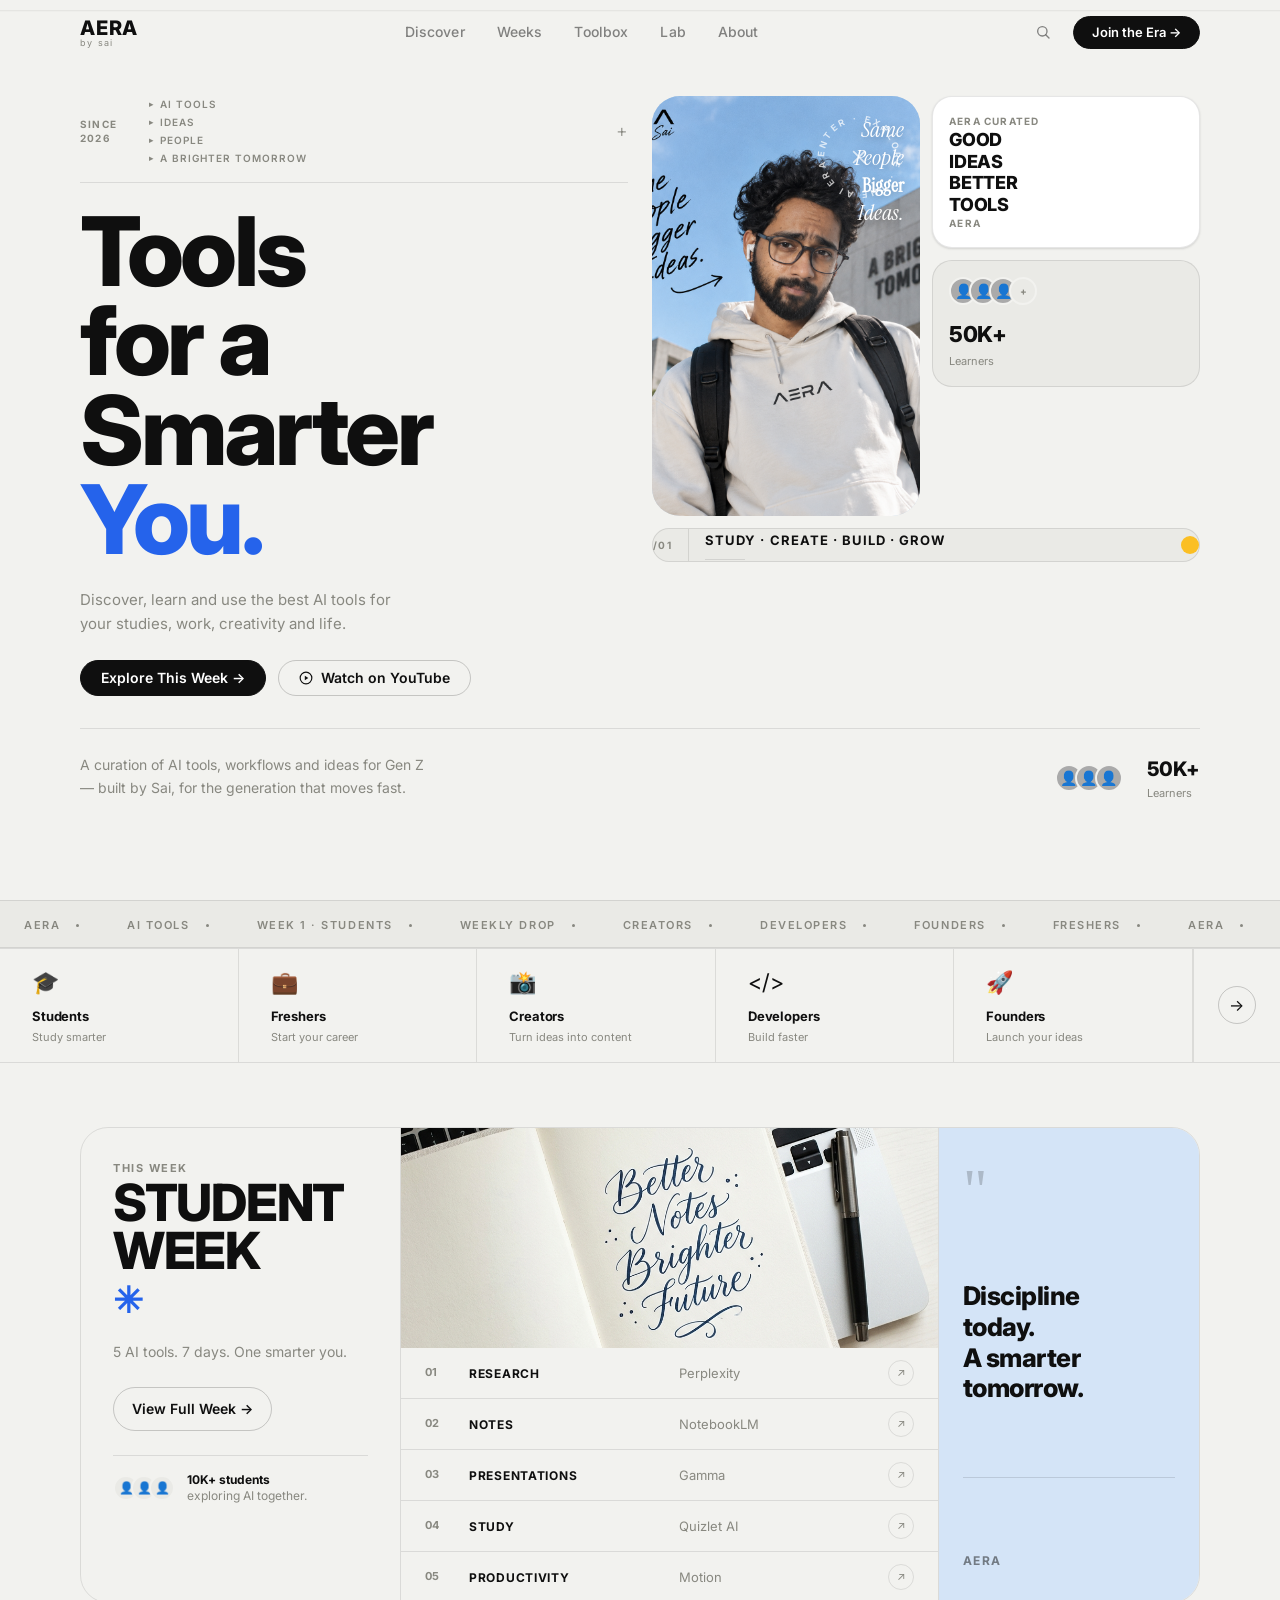
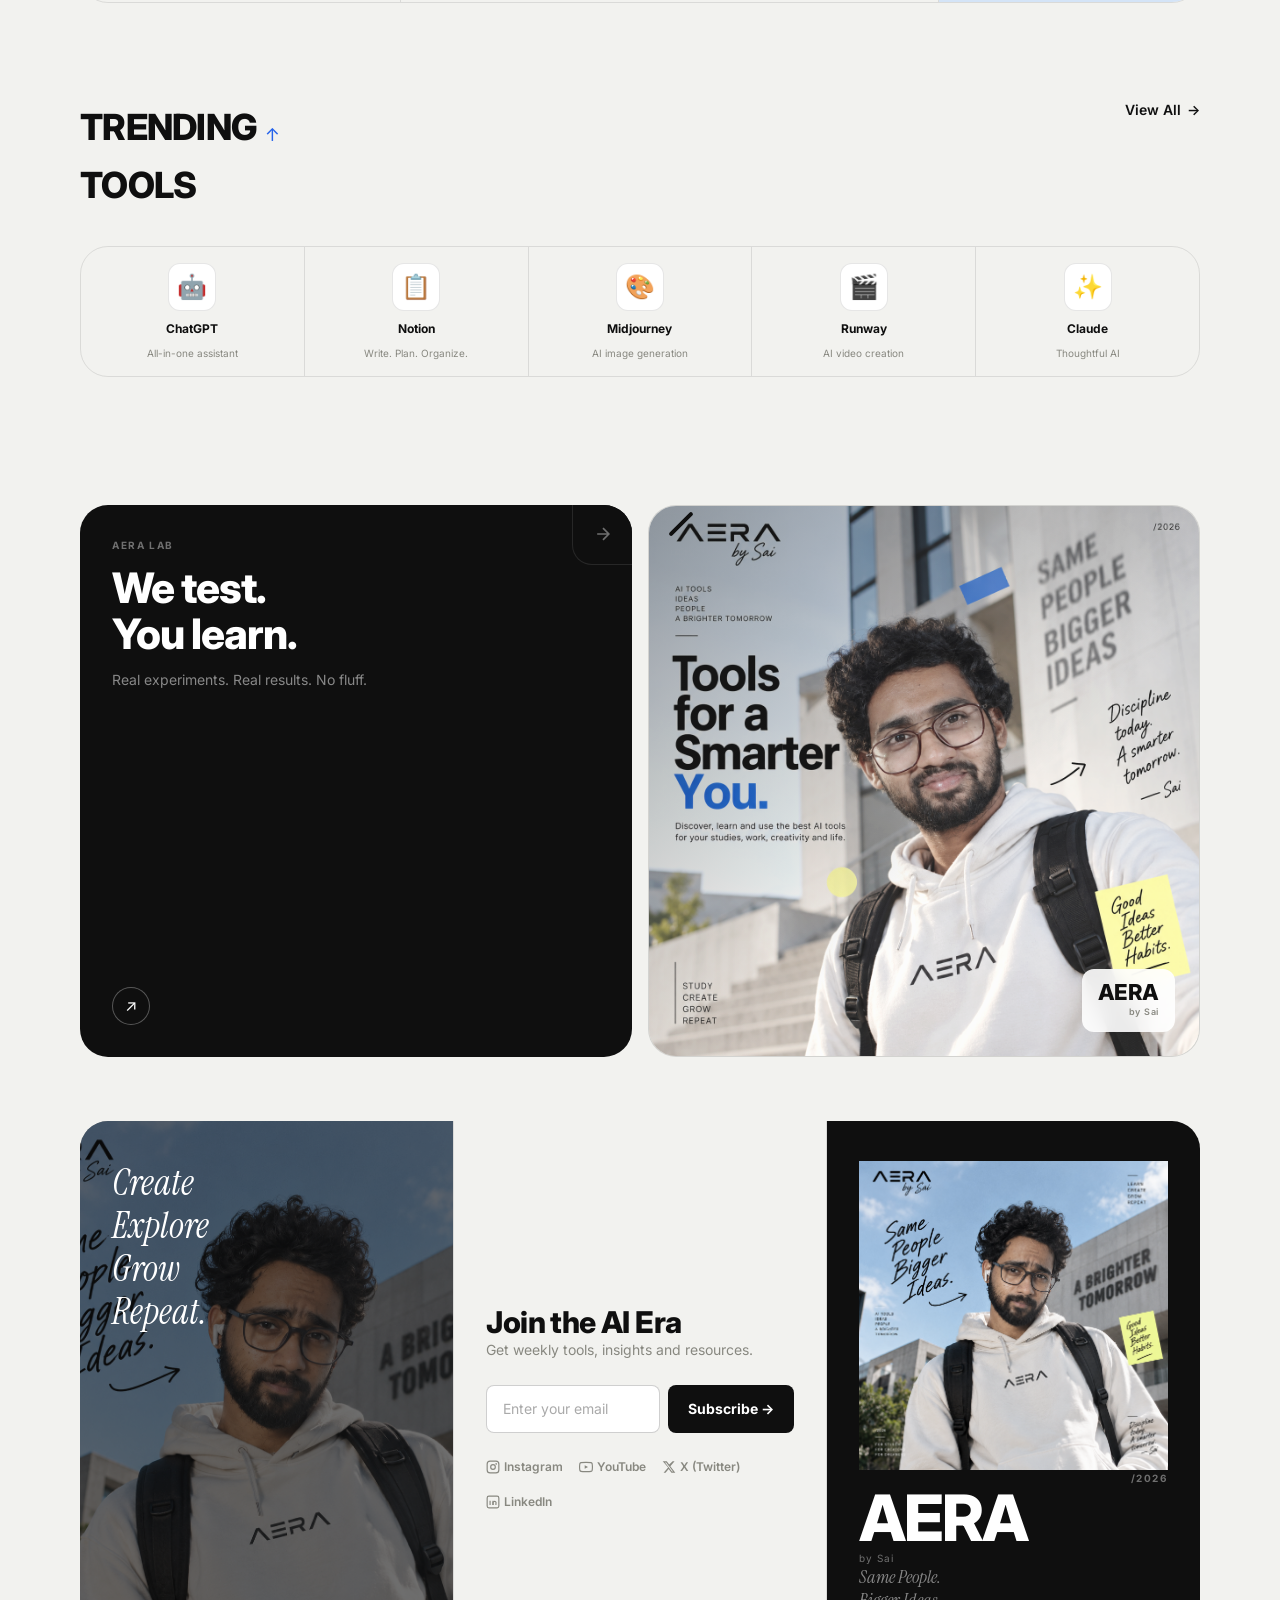
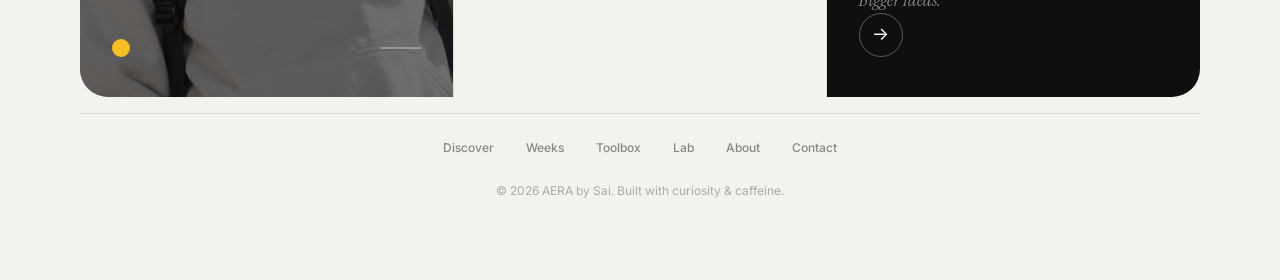
<file: index.html>
<!DOCTYPE html>
<html lang="en">
<head>
  <meta charset="UTF-8" />
  <meta name="viewport" content="width=device-width, initial-scale=1.0" />
  <meta name="description" content="AERA by Sai — Tools for a Smarter You. Discover, learn and use the best AI tools for your studies, work, creativity and life." />
  <meta name="keywords" content="AI tools, weekly AI, students AI, creators AI, developers AI, founders AI, AERA" />
  <meta property="og:title" content="AERA by Sai — Tools for a Smarter You" />
  <meta property="og:description" content="Discover, learn and use the best AI tools for your studies, work, creativity and life." />
  <meta property="og:type" content="website" />
  <title>AERA by Sai — Tools for a Smarter You</title>

  <!-- Google Fonts -->
  <link rel="preconnect" href="https://fonts.googleapis.com" />
  <link rel="preconnect" href="https://fonts.gstatic.com" crossorigin />
  <link href="https://fonts.googleapis.com/css2?family=Inter:wght@300;400;500;600;700;800;900&family=Instrument+Serif:ital@0;1&family=JetBrains+Mono:wght@400;500&display=swap" rel="stylesheet" />

  <!-- Stylesheets -->
  <link rel="stylesheet" href="css/tokens.css" />
  <link rel="stylesheet" href="css/reset.css" />
  <link rel="stylesheet" href="css/typography.css" />
  <link rel="stylesheet" href="css/components.css" />
  <link rel="stylesheet" href="css/layout.css" />
  <link rel="stylesheet" href="css/animations.css" />
  <link rel="stylesheet" href="css/sections.css" />
</head>
<body>

  <!-- ═══════════════════════════════════════════
       NAVIGATION
  ═══════════════════════════════════════════ -->
  <nav id="nav" role="navigation" aria-label="Main navigation">
    <div class="container">
      <div class="nav-inner">

        <!-- Logo -->
        <a href="#hero" class="nav-logo" aria-label="AERA by Sai — home">
          <span class="nav-logo-main">AERA</span>
          <span class="nav-logo-sub">by Sai</span>
        </a>

        <!-- Desktop links -->
        <ul class="nav-links" role="list">
          <li><a href="index.html#this-week" class="nav-link">Discover</a></li>
          <li><a href="weeks.html" class="nav-link">Weeks</a></li>
          <li><a href="toolbox.html" class="nav-link">Toolbox</a></li>
          <li><a href="lab.html" class="nav-link">Lab</a></li>
          <li><a href="about.html" class="nav-link">About</a></li>
        </ul>

        <!-- Right: search + CTA + hamburger -->
        <div class="nav-right">
          <button class="nav-search-btn" aria-label="Search">
            <svg width="16" height="16" viewBox="0 0 24 24" fill="none" stroke="currentColor" stroke-width="2" stroke-linecap="round"><circle cx="11" cy="11" r="7"/><path d="M16.5 16.5L21 21"/></svg>
          </button>
          <a href="#footer-section" class="btn btn-primary" style="font-size:13px;padding:9px 18px;">
            Join the Era →
          </a>
          <button id="nav-hamburger" class="nav-hamburger" aria-label="Toggle mobile menu" aria-expanded="false">
            <span></span><span></span><span></span>
          </button>
        </div>

      </div>
    </div>
  </nav>

  <!-- Mobile Drawer -->
  <nav id="mobile-drawer" aria-label="Mobile navigation">
    <a href="index.html#this-week" class="drawer-link">Discover</a>
    <a href="weeks.html" class="drawer-link">Weeks</a>
    <a href="toolbox.html" class="drawer-link">Toolbox</a>
    <a href="lab.html" class="drawer-link">Lab</a>
    <a href="about.html" class="drawer-link">About</a>
    <div class="divider" style="margin:8px 0"></div>
    <a href="#footer-section" class="btn btn-primary" style="width:fit-content;margin-top:8px;">Join the Era →</a>
  </nav>

  <!-- ═══════════════════════════════════════════
       HERO
  ═══════════════════════════════════════════ -->
  <section id="hero" aria-labelledby="hero-heading">
    <div class="container">
      <div class="hero-grid">

        <!-- Left column -->
        <div class="hero-left reveal">

          <!-- Meta row -->
          <div class="hero-meta-row">
            <div class="hero-meta-since">
              SINCE<br>2026
            </div>
            <div class="hero-meta-tags">
              <span class="hero-meta-tag">AI TOOLS</span>
              <span class="hero-meta-tag">IDEAS</span>
              <span class="hero-meta-tag">PEOPLE</span>
              <span class="hero-meta-tag">A BRIGHTER TOMORROW</span>
            </div>
            <span class="hero-meta-plus">+</span>
          </div>

          <!-- Headline -->
          <h1 id="hero-heading" class="hero-headline">
            Tools<br>
            for a<br>
            Smarter<br>
            <span class="accent-word">You.</span>
          </h1>

          <!-- Sub -->
          <p class="hero-sub">
            Discover, learn and use the best AI tools for your studies, work, creativity and life.
          </p>

          <!-- CTAs -->
          <div class="hero-actions">
            <a href="#this-week" class="btn btn-primary" id="hero-cta-primary">
              Explore This Week →
            </a>
            <a href="#" class="btn btn-outline" style="display:inline-flex;align-items:center;gap:8px;">
              <svg width="14" height="14" viewBox="0 0 24 24" fill="currentColor"><circle cx="12" cy="12" r="10" fill="none" stroke="currentColor" stroke-width="2"/><polygon points="10,8 16,12 10,16" fill="currentColor"/></svg>
              Watch on YouTube
            </a>
          </div>

    
        </div>

        <!-- Right column – editorial card grid -->
        <div class="hero-right reveal" style="transition-delay:150ms">

          <!-- Main photo card -->
          <div class="hero-photo-card">
            <img src="assets/sai.png" alt="Sai — AERA founder wearing white AERA hoodie with backpack, blue sky background" loading="eager" fetchpriority="high" style="object-position:center top;" />

            <!-- Overlay italic text -->
            <div class="hero-photo-overlay-text">
              Same<br>People<br><strong style="font-style:normal;font-size:0.85em">Bigger</strong><br>Ideas.
            </div>

            <!-- Circle text decoration -->
            <div class="hero-circle-text" style="position:absolute;top:16px;right:16px;">
              <svg viewBox="0 0 90 90" fill="none">
                <path id="circle-path" d="M45,45 m-35,0 a35,35 0 1,1 70,0 a35,35 0 1,1 -70,0" fill="none"/>
                <text font-size="9" font-weight="700" letter-spacing="3" fill="rgba(255,255,255,0.7)" text-transform="uppercase">
                  <textPath href="#circle-path">ENTER · EXPLORE · THE AI ERA · </textPath>
                </text>
              </svg>
              <div class="hero-circle-center" style="position:absolute;inset:0;display:flex;align-items:center;justify-content:center;">
                <svg width="16" height="16" viewBox="0 0 24 24" fill="none" stroke="rgba(255,255,255,0.7)" stroke-width="2">
                  <path d="M5 5l14 14M19 5L5 19"/>
                </svg>
              </div>
            </div>
          </div>

          <!-- Top-right area: Quote card -->
          <div style="display:flex;flex-direction:column;gap:var(--space-3);">

            <div class="hero-quote-card">
              <div class="card-label">AERA CURATED</div>
              <div class="card-big-text">GOOD<br>IDEAS<br>BETTER<br>TOOLS</div>
              <div class="card-brand">AERA</div>
            </div>

            <!-- Stats card -->
            <div class="hero-stats-card">
              <div style="display:flex;align-items:center;justify-content:space-between;margin-bottom:var(--space-3);">
                <div class="hero-stats-avatars">
                  <div class="hero-avatar">👤</div>
                  <div class="hero-avatar">👤</div>
                  <div class="hero-avatar">👤</div>
                  <div class="hero-avatar" style="background:var(--bg-surface);font-size:10px;font-weight:700;color:var(--muted);width:28px;height:28px;border-radius:50%;border:2px solid var(--bg);display:flex;align-items:center;justify-content:center;margin-left:-8px;">+</div>
                </div>
              </div>
              <div class="hero-stat-num">50K+</div>
              <div class="hero-stat-label">Learners</div>
            </div>

          </div>

          <!-- Bottom card spanning both columns -->
          <div class="hero-sub-card" style="grid-column:1 / 3;">
            <span class="hero-sub-card-num">/01</span>
            <div class="hero-sub-card-divider"></div>
            <div class="hero-sub-card-content">
              <div class="hero-sub-card-title">STUDY · CREATE · BUILD · GROW</div>
              <div class="hero-sub-card-line"></div>
            </div>
            <div class="yellow-dot"></div>
          </div>

        </div>

      </div>

      <!-- Description row below grid -->
      <div style="display:flex;align-items:flex-start;justify-content:space-between;gap:var(--space-8);margin-top:var(--space-8);padding-top:var(--space-6);border-top:1px solid var(--border);flex-wrap:wrap;" class="reveal">
        <p style="font-size:14px;color:var(--muted);line-height:1.65;max-width:360px;">
          A curation of AI tools, workflows and ideas for Gen Z — built by Sai, for the generation that moves fast.
        </p>
        <div style="display:flex;align-items:center;gap:var(--space-6);">
          <div style="display:flex;align-items:center;">
            <div class="hero-avatar">👤</div>
            <div class="hero-avatar">👤</div>
            <div class="hero-avatar">👤</div>
          </div>
          <div>
            <div style="font-size:20px;font-weight:800;letter-spacing:-0.02em;">50K+</div>
            <div style="font-size:11px;color:var(--muted);">Learners</div>
          </div>
        </div>
      </div>

    </div>
  </section>

  <!-- ═══════════════════════════════════════════
       TICKER
  ═══════════════════════════════════════════ -->
  <div class="ticker-wrap" aria-hidden="true">
    <div class="ticker-inner">
      <span class="ticker-item">AERA <span class="ticker-dot"></span></span>
      <span class="ticker-item">AI TOOLS <span class="ticker-dot"></span></span>
      <span class="ticker-item">WEEK 1 · STUDENTS <span class="ticker-dot"></span></span>
      <span class="ticker-item">WEEKLY DROP <span class="ticker-dot"></span></span>
      <span class="ticker-item">CREATORS <span class="ticker-dot"></span></span>
      <span class="ticker-item">DEVELOPERS <span class="ticker-dot"></span></span>
      <span class="ticker-item">FOUNDERS <span class="ticker-dot"></span></span>
      <span class="ticker-item">FRESHERS <span class="ticker-dot"></span></span>
      <span class="ticker-item">AERA <span class="ticker-dot"></span></span>
      <span class="ticker-item">AI TOOLS <span class="ticker-dot"></span></span>
      <span class="ticker-item">WEEK 1 · STUDENTS <span class="ticker-dot"></span></span>
      <span class="ticker-item">WEEKLY DROP <span class="ticker-dot"></span></span>
      <span class="ticker-item">CREATORS <span class="ticker-dot"></span></span>
      <span class="ticker-item">DEVELOPERS <span class="ticker-dot"></span></span>
      <span class="ticker-item">FOUNDERS <span class="ticker-dot"></span></span>
      <span class="ticker-item">FRESHERS <span class="ticker-dot"></span></span>
    </div>
  </div>

  <!-- ═══════════════════════════════════════════
       AUDIENCE STRIP
  ═══════════════════════════════════════════ -->
  <section id="audience-section" aria-label="Who is AERA for?">
    <div class="audience-strip reveal-group">
      <div class="audience-strip-item reveal" tabindex="0" role="button" aria-label="For Students">
        <div class="audience-strip-icon">🎓</div>
        <div class="audience-strip-label">Students</div>
        <div class="audience-strip-sub">Study smarter</div>
      </div>
      <div class="audience-strip-item reveal" tabindex="0" role="button" aria-label="For Freshers">
        <div class="audience-strip-icon">💼</div>
        <div class="audience-strip-label">Freshers</div>
        <div class="audience-strip-sub">Start your career</div>
      </div>
      <div class="audience-strip-item reveal" tabindex="0" role="button" aria-label="For Creators">
        <div class="audience-strip-icon">📸</div>
        <div class="audience-strip-label">Creators</div>
        <div class="audience-strip-sub">Turn ideas into content</div>
      </div>
      <div class="audience-strip-item reveal" tabindex="0" role="button" aria-label="For Developers">
        <div class="audience-strip-icon">&lt;/&gt;</div>
        <div class="audience-strip-label">Developers</div>
        <div class="audience-strip-sub">Build faster</div>
      </div>
      <div class="audience-strip-item reveal" tabindex="0" role="button" aria-label="For Founders">
        <div class="audience-strip-icon">🚀</div>
        <div class="audience-strip-label">Founders</div>
        <div class="audience-strip-sub">Launch your ideas</div>
      </div>
      <div class="audience-strip-arrow">
        <a href="#this-week" class="btn-circle" aria-label="Explore">→</a>
      </div>
    </div>
  </section>

  <!-- ═══════════════════════════════════════════
       THIS WEEK — STUDENT WEEK
  ═══════════════════════════════════════════ -->
  <section id="this-week" class="section" aria-labelledby="this-week-heading">
    <div class="container">

      <div class="this-week-grid">

        <!-- Left panel: heading + CTA -->
        <div class="this-week-left reveal">
          <div>
            <div class="this-week-label">This Week</div>
            <h2 id="this-week-heading" class="this-week-heading">
              STUDENT<br>
              WEEK <span class="this-week-asterisk">✳</span>
            </h2>
          </div>

          <p class="this-week-desc">
            5 AI tools. 7 days. One smarter you.
          </p>

          <a href="#trending-tools" class="this-week-cta">
            View Full Week →
          </a>

          <div class="this-week-social">
            <div class="this-week-avatars">
              <div class="this-week-avatar">👤</div>
              <div class="this-week-avatar">👤</div>
              <div class="this-week-avatar">👤</div>
            </div>
            <div class="this-week-social-text">
              <strong>10K+ students</strong><br>
              exploring AI together.
            </div>
          </div>
        </div>

        <!-- Center panel: image + tools list -->
        <div class="this-week-center reveal" style="transition-delay:100ms">
          <div class="this-week-image">
            <img src="assets/student_week_notebook.png" alt="Notebook with pen - Better Notes Brighter Future" loading="lazy" />
          </div>

          <div class="this-week-tools-list">
            <div class="this-week-tool-row">
              <span class="this-week-tool-num">01</span>
              <span class="this-week-tool-cat">Research</span>
              <span class="this-week-tool-name">Perplexity</span>
              <span class="this-week-tool-arrow">↗</span>
            </div>
            <div class="this-week-tool-row">
              <span class="this-week-tool-num">02</span>
              <span class="this-week-tool-cat">Notes</span>
              <span class="this-week-tool-name">NotebookLM</span>
              <span class="this-week-tool-arrow">↗</span>
            </div>
            <div class="this-week-tool-row">
              <span class="this-week-tool-num">03</span>
              <span class="this-week-tool-cat">Presentations</span>
              <span class="this-week-tool-name">Gamma</span>
              <span class="this-week-tool-arrow">↗</span>
            </div>
            <div class="this-week-tool-row">
              <span class="this-week-tool-num">04</span>
              <span class="this-week-tool-cat">Study</span>
              <span class="this-week-tool-name">Quizlet AI</span>
              <span class="this-week-tool-arrow">↗</span>
            </div>
            <div class="this-week-tool-row">
              <span class="this-week-tool-num">05</span>
              <span class="this-week-tool-cat">Productivity</span>
              <span class="this-week-tool-name">Motion</span>
              <span class="this-week-tool-arrow">↗</span>
            </div>
          </div>
        </div>

        <!-- Right panel: quote -->
        <div class="this-week-right reveal" style="transition-delay:200ms">
          <div class="quote-mark">"</div>
          <div class="this-week-quote">
            Discipline<br>today.<br>A smarter<br>tomorrow.
          </div>
          <div style="height:1px;background:rgba(15,15,15,0.12);margin:var(--space-6) 0;"></div>
          <div class="this-week-quote-attr">AERA</div>
        </div>

      </div>

    </div>
  </section>

  <!-- ═══════════════════════════════════════════
       TRENDING TOOLS
  ═══════════════════════════════════════════ -->
  <section id="trending-tools" aria-labelledby="trending-heading">
    <div class="container">

      <div class="trending-header reveal">
        <div class="trending-title">
          <h2 id="trending-heading">TRENDING<br>TOOLS</h2>
          <span class="trending-arrow-icon">↗</span>
        </div>
        <a href="#" class="btn-arrow">View All <span class="arrow">→</span></a>
      </div>

      <div class="trending-strip reveal" style="transition-delay:100ms">
        <div class="trending-item">
          <div class="trending-item-icon">
            <span style="font-size:24px;">🤖</span>
          </div>
          <div class="trending-item-name">ChatGPT</div>
          <div class="trending-item-sub">All-in-one assistant</div>
        </div>
        <div class="trending-item">
          <div class="trending-item-icon">
            <span style="font-size:24px;">📋</span>
          </div>
          <div class="trending-item-name">Notion</div>
          <div class="trending-item-sub">Write. Plan. Organize.</div>
        </div>
        <div class="trending-item">
          <div class="trending-item-icon">
            <span style="font-size:24px;">🎨</span>
          </div>
          <div class="trending-item-name">Midjourney</div>
          <div class="trending-item-sub">AI image generation</div>
        </div>
        <div class="trending-item">
          <div class="trending-item-icon">
            <span style="font-size:24px;">🎬</span>
          </div>
          <div class="trending-item-name">Runway</div>
          <div class="trending-item-sub">AI video creation</div>
        </div>
        <div class="trending-item">
          <div class="trending-item-icon">
            <span style="font-size:24px;">✨</span>
          </div>
          <div class="trending-item-name">Claude</div>
          <div class="trending-item-sub">Thoughtful AI</div>
        </div>
      </div>

    </div>
  </section>

  <!-- ═══════════════════════════════════════════
       AERA LAB BAND
  ═══════════════════════════════════════════ -->
  <section id="lab-band" class="section" aria-labelledby="lab-heading" style="padding-top:var(--space-16)">
    <div class="container">

      <div class="lab-band-grid">

        <!-- Dark: We test. You learn. -->
        <div class="lab-dark-card reveal">
          <div class="lab-dark-card-tape">
            <svg width="20" height="20" viewBox="0 0 24 24" fill="none" stroke="rgba(255,255,255,0.4)" stroke-width="2">
              <path d="M5 12h14M12 5l7 7-7 7"/>
            </svg>
          </div>
          <div class="lab-dark-card-content">
            <div class="overline">AERA LAB</div>
            <h3 id="lab-heading">We test.<br>You learn.</h3>
            <p>Real experiments. Real results. No fluff.</p>
          </div>
          <div class="lab-dark-card-bottom">
            <a href="#" class="btn-circle btn-circle-dark" style="border-color:rgba(255,255,255,0.3);color:var(--white);" aria-label="Explore AERA Lab">↗</a>
          </div>
        </div>

        <!-- Image card -->
        <div class="lab-image-card reveal" style="transition-delay:150ms">
          <img src="assets/image.png" alt="Sai — AERA founder" style="filter:grayscale(20%) contrast(1.05);opacity:0.9;" loading="lazy" />
          <div class="lab-image-card-overlay"></div>
          <div class="lab-image-card-brand">
            <div class="lab-image-brand-name">AERA</div>
            <div class="lab-image-brand-sub">by Sai</div>
          </div>
          <div style="position:absolute;top:var(--space-4);left:var(--space-4);">
            <div style="width:32px;height:4px;background:var(--black);border-radius:2px;transform:rotate(-45deg);"></div>
          </div>
        </div>

      </div>

    </div>
  </section>

  <!-- ═══════════════════════════════════════════
       FOOTER / NEWSLETTER
  ═══════════════════════════════════════════ -->
  <section id="footer-section" aria-label="Join AERA and newsletter signup">
    <div class="container" style="padding-bottom:var(--space-4);">

      <div class="footer-grid reveal">

        <!-- Left: lifestyle dark panel -->
        <div class="footer-lifestyle">
          <img src="assets/sai.png" alt="" aria-hidden="true" style="object-position:center top;" />
          <div class="footer-lifestyle-content">
            <div class="footer-lifestyle-text">
              Create<br>Explore<br>Grow<br>Repeat.
            </div>
            <div class="footer-lifestyle-bottom">
              <div class="yellow-dot"></div>
              <div style="width:40px;height:2px;background:rgba(255,255,255,0.3);"></div>
            </div>
          </div>
        </div>

        <!-- Center: newsletter -->
        <div class="footer-newsletter">
          <div>
            <h3 id="newsletter-heading">Join the AI Era</h3>
            <p>Get weekly tools, insights and resources.</p>
          </div>

          <form class="newsletter-form" aria-labelledby="newsletter-heading" onsubmit="return false;">
            <div class="newsletter-input-row">
              <input
                id="newsletter-email"
                type="email"
                class="newsletter-input"
                placeholder="Enter your email"
                aria-label="Email address"
                autocomplete="email"
              />
              <button type="submit" class="newsletter-btn" id="newsletter-submit">
                Subscribe →
              </button>
            </div>
          </form>

          <div class="footer-socials">
            <a href="#" class="footer-social-link" aria-label="Follow on Instagram">
              <svg width="14" height="14" viewBox="0 0 24 24" fill="none" stroke="currentColor" stroke-width="2"><rect x="2" y="2" width="20" height="20" rx="5"/><circle cx="12" cy="12" r="4"/><circle cx="17.5" cy="6.5" r="0.5" fill="currentColor"/></svg>
              Instagram
            </a>
            <a href="#" class="footer-social-link" aria-label="Watch on YouTube">
              <svg width="14" height="14" viewBox="0 0 24 24" fill="none" stroke="currentColor" stroke-width="2"><path d="M22.54 6.42a2.78 2.78 0 00-1.95-1.96C18.88 4 12 4 12 4s-6.88 0-8.59.46a2.78 2.78 0 00-1.95 1.96A29 29 0 001 12a29 29 0 00.46 5.58A2.78 2.78 0 003.41 19.6C5.12 20.06 12 20.06 12 20.06s6.88 0 8.59-.46a2.78 2.78 0 001.95-1.95A29 29 0 0023 12a29 29 0 00-.46-5.58z"/><polygon points="9.75,15.02 15.5,12 9.75,8.98 9.75,15.02" fill="currentColor" stroke="none"/></svg>
              YouTube
            </a>
            <a href="#" class="footer-social-link" aria-label="Follow on X / Twitter">
              <svg width="14" height="14" viewBox="0 0 24 24" fill="currentColor"><path d="M18.244 2.25h3.308l-7.227 8.26 8.502 11.24H16.17l-4.714-6.231-5.401 6.231H2.747l7.73-8.835L1.254 2.25H8.08l4.253 5.622zm-1.161 17.52h1.833L7.084 4.126H5.117z"/></svg>
              X (Twitter)
            </a>
            <a href="#" class="footer-social-link" aria-label="Connect on LinkedIn">
              <svg width="14" height="14" viewBox="0 0 24 24" fill="none" stroke="currentColor" stroke-width="2"><rect x="2" y="2" width="20" height="20" rx="3"/><path d="M7 10v7M7 7v.01M12 17v-4.5A2.5 2.5 0 0117 15v2"/><path d="M12 10v7"/></svg>
              LinkedIn
            </a>
          </div>
        </div>

        <!-- Right: brand panel -->
        <div class="footer-brand-panel">
          <img src="assets/sai.png" alt="" aria-hidden="true" style="object-position:center top;filter:grayscale(25%);" />
          <div class="footer-brand-content">
            <div class="footer-brand-top">
              <span class="footer-brand-year">/2026</span>
            </div>
            <div>
              <div class="footer-brand-logo">AERA</div>
              <div class="footer-brand-sub">by Sai</div>
            </div>
            <div class="footer-brand-tagline">
              Same People.<br>Bigger Ideas.
            </div>
            <div>
              <a href="#this-week" class="footer-brand-arrow" aria-label="Explore this week">→</a>
            </div>
          </div>
        </div>

      </div>

      <!-- Bottom nav -->
      <nav class="footer-bottom-nav" aria-label="Footer navigation">
        <a href="#this-week" class="footer-bottom-link">Discover</a>
        <a href="#this-week" class="footer-bottom-link">Weeks</a>
        <a href="#trending-tools" class="footer-bottom-link">Toolbox</a>
        <a href="#lab-band" class="footer-bottom-link">Lab</a>
        <a href="#footer-section" class="footer-bottom-link">About</a>
        <a href="mailto:hello@aerabysai.com" class="footer-bottom-link">Contact</a>
      </nav>

      <p class="footer-copy">© 2026 AERA by Sai. Built with curiosity &amp; caffeine.</p>

    </div>
  </section>

  <!-- ═══════════════════════════════════════════
       SCRIPTS
  ═══════════════════════════════════════════ -->
  <script>
    // ── Navigation scroll effect ──
    const nav = document.getElementById('nav');
    window.addEventListener('scroll', () => {
      nav.classList.toggle('scrolled', window.scrollY > 20);
    }, { passive: true });

    // ── Mobile hamburger ──
    const hamburger = document.getElementById('nav-hamburger');
    const drawer    = document.getElementById('mobile-drawer');
    hamburger.addEventListener('click', () => {
      const open = hamburger.classList.toggle('open');
      drawer.classList.toggle('open', open);
      hamburger.setAttribute('aria-expanded', open);
    });

    // Close drawer on link click
    drawer.querySelectorAll('a').forEach(a => {
      a.addEventListener('click', () => {
        hamburger.classList.remove('open');
        drawer.classList.remove('open');
        hamburger.setAttribute('aria-expanded', 'false');
      });
    });

    // ── Intersection Observer — reveal animations ──
    const reveals = document.querySelectorAll('.reveal');
    const revealObserver = new IntersectionObserver((entries) => {
      entries.forEach(entry => {
        if (entry.isIntersecting) {
          entry.target.classList.add('revealed');
          revealObserver.unobserve(entry.target);
        }
      });
    }, { threshold: 0.12, rootMargin: '0px 0px -40px 0px' });

    reveals.forEach(el => revealObserver.observe(el));

    // ── Newsletter ──
    const form = document.querySelector('.newsletter-form');
    if (form) {
      form.addEventListener('submit', (e) => {
        e.preventDefault();
        const input = document.getElementById('newsletter-email');
        const btn   = document.getElementById('newsletter-submit');
        if (!input.value.includes('@')) {
          input.style.borderColor = '#ef4444';
          setTimeout(() => { input.style.borderColor = ''; }, 2000);
          return;
        }
        btn.textContent = '✓ Subscribed!';
        btn.style.background = '#16a34a';
        input.value = '';
        setTimeout(() => {
          btn.textContent = 'Subscribe →';
          btn.style.background = '';
        }, 3000);
      });
    }

    // ── Audience strip hover highlight ──
    document.querySelectorAll('.audience-strip-item').forEach(item => {
      item.addEventListener('keydown', e => {
        if (e.key === 'Enter' || e.key === ' ') {
          e.preventDefault();
          window.location.hash = '#this-week';
        }
      });
    });
  </script>

</body>
</html>
</file>
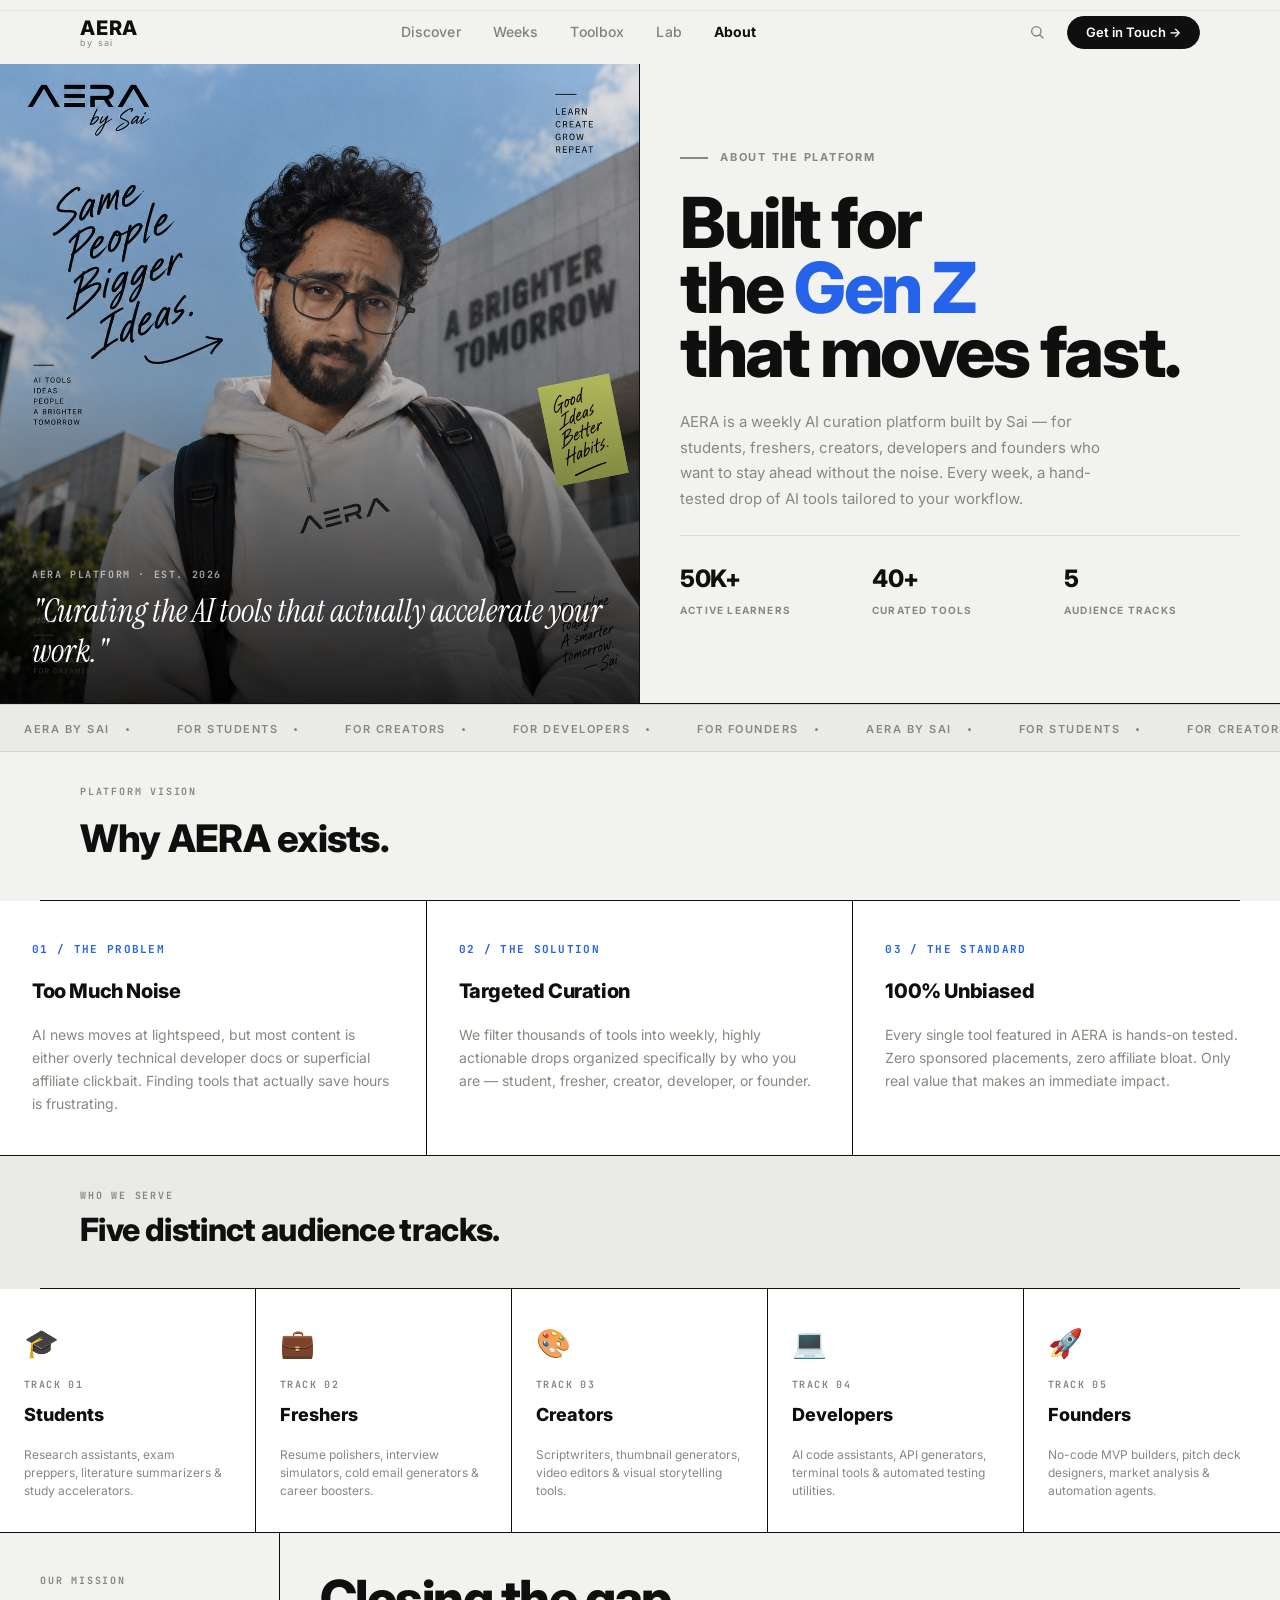
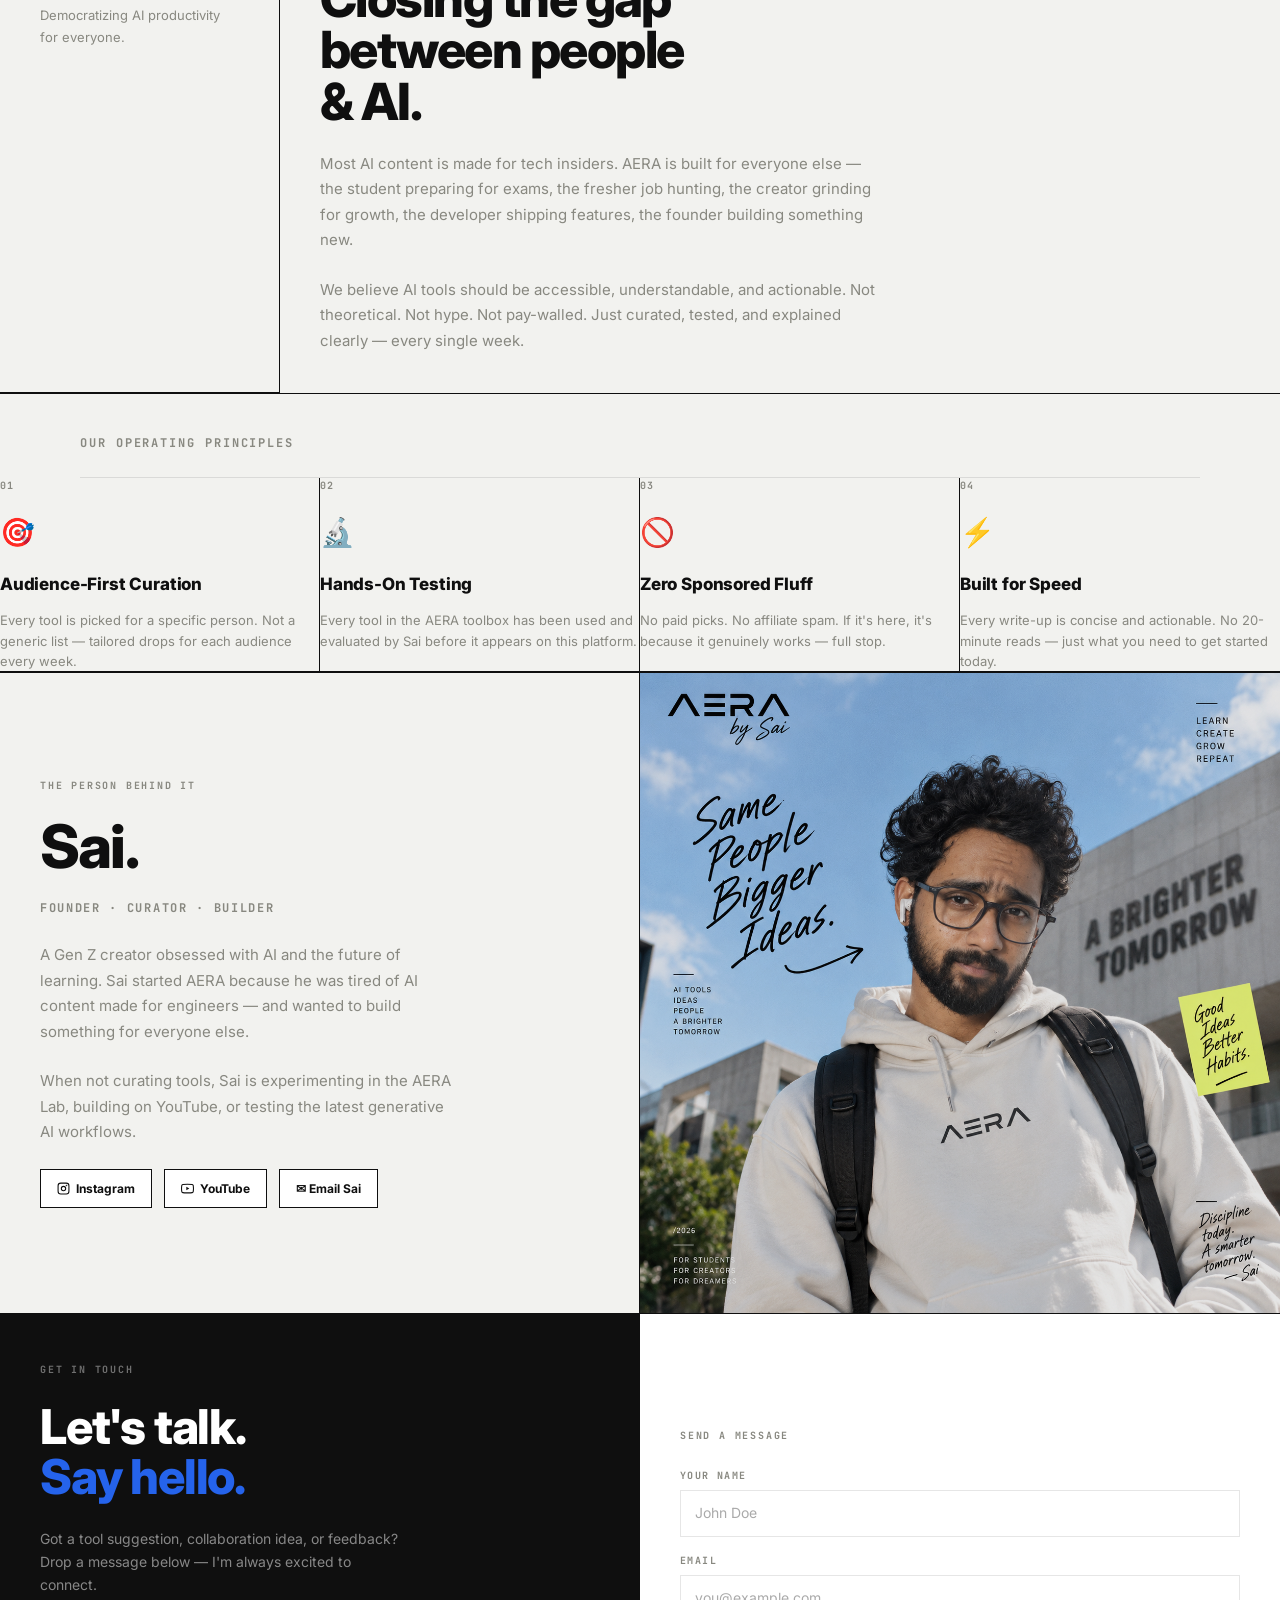
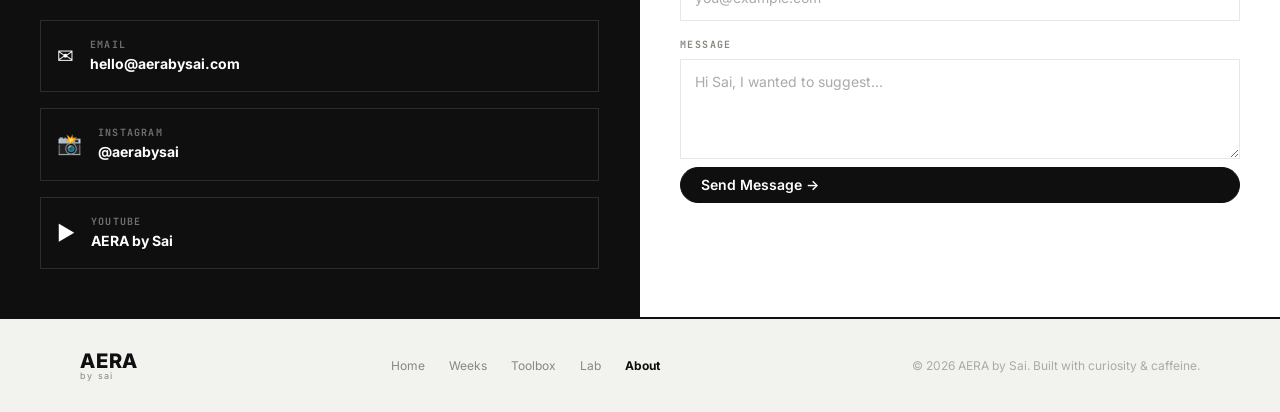
<file: about.html>
<!DOCTYPE html>
<html lang="en">
<head>
  <meta charset="UTF-8" />
  <meta name="viewport" content="width=device-width, initial-scale=1.0" />
  <meta name="description" content="About AERA by Sai — the story behind the platform, our mission, core principles, and the creator building it." />
  <meta property="og:title" content="About — AERA by Sai" />
  <meta property="og:type" content="website" />
  <title>About — AERA by Sai</title>
  <link rel="preconnect" href="https://fonts.googleapis.com" />
  <link rel="preconnect" href="https://fonts.gstatic.com" crossorigin />
  <link href="https://fonts.googleapis.com/css2?family=Inter:wght@300;400;500;600;700;800;900&family=Instrument+Serif:ital@0;1&family=JetBrains+Mono:wght@400;500&display=swap" rel="stylesheet" />
  <link rel="stylesheet" href="css/tokens.css" />
  <link rel="stylesheet" href="css/reset.css" />
  <link rel="stylesheet" href="css/typography.css" />
  <link rel="stylesheet" href="css/components.css" />
  <link rel="stylesheet" href="css/layout.css" />
  <link rel="stylesheet" href="css/animations.css" />
  <link rel="stylesheet" href="css/sections.css" />
  <style>
    /* ══ ABOUT PAGE ══ */

    /* Hero — split layout */
    .about-hero {
      padding-top: var(--nav-h);
      border-bottom: 1.5px solid var(--black);
    }
    .about-hero-grid {
      display: grid;
      grid-template-columns: 1fr;
    }
    @media (min-width: 768px) { .about-hero-grid { grid-template-columns: 1fr 1fr; } }

    /* Left: image half */
    .about-hero-image {
      position: relative;
      min-height: 60vh;
      background: var(--black);
      overflow: hidden;
      border-right: 1.5px solid var(--black);
    }
    .about-hero-image img {
      width: 100%; height: 100%;
      object-fit: cover; object-position: center top;
      opacity: 0.9; display: block;
      transition: transform 0.6s ease;
    }
    .about-hero-image:hover img {
      transform: scale(1.02);
    }
    .about-hero-image-text {
      position: absolute; bottom: var(--space-8); left: var(--space-8);
      right: var(--space-8);
      z-index: 2;
    }
    .about-hero-image-overlay {
      position: absolute; inset: 0;
      background: linear-gradient(to top, rgba(0,0,0,0.85) 0%, rgba(0,0,0,0.2) 50%, rgba(0,0,0,0) 100%);
      z-index: 1;
    }
    .about-hero-image-label {
      font-size: 10px; font-weight: 700;
      text-transform: uppercase; letter-spacing: 0.16em;
      color: rgba(255,255,255,0.6); margin-bottom: var(--space-2);
      font-family: var(--font-mono);
    }
    .about-hero-image-quote {
      font-family: 'Instrument Serif', Georgia, serif;
      font-size: clamp(22px, 2.8vw, 32px);
      font-style: italic; color: var(--white); line-height: 1.25;
    }

    /* Right: content half */
    .about-hero-content {
      padding: var(--space-16) var(--space-10);
      display: flex; flex-direction: column;
      justify-content: center; gap: var(--space-6);
    }
    @media (max-width: 767px) { .about-hero-content { padding: var(--space-10) var(--space-6); } }

    .page-eyebrow { display: flex; align-items: center; gap: var(--space-3); }
    .page-eyebrow-line { width: 28px; height: 1.5px; background: var(--muted); }
    .page-eyebrow-text { font-size: 11px; font-weight: 700; text-transform: uppercase; letter-spacing: 0.16em; color: var(--muted); }

    .about-hero-title {
      font-size: clamp(40px, 5.5vw, 72px);
      font-weight: 800; line-height: 0.92;
      letter-spacing: -0.035em; color: var(--black);
    }
    .about-hero-title .accent { color: var(--accent); }
    .about-hero-body {
      font-size: 15px; color: var(--muted); line-height: 1.7; max-width: 440px;
    }
    .about-hero-stats {
      display: grid; grid-template-columns: repeat(3, 1fr); gap: var(--space-4);
      padding-top: var(--space-6); border-top: 1px solid var(--border);
    }
    .about-stat-num { font-size: 24px; font-weight: 800; letter-spacing: -0.02em; color: var(--black); }
    .about-stat-label { font-size: 10px; color: var(--muted); text-transform: uppercase; letter-spacing: 0.12em; font-weight: 700; margin-top: 3px; }

    /* ── Philosophy & Story ── */
    .about-story {
      border-bottom: 1.5px solid var(--black);
      background: var(--bg);
    }
    .about-story-header {
      padding: var(--space-10);
      border-bottom: 1.5px solid var(--black);
      display: flex; flex-direction: column; gap: var(--space-2);
    }
    .about-story-grid {
      display: grid;
      grid-template-columns: 1fr;
    }
    @media (min-width: 768px) { .about-story-grid { grid-template-columns: repeat(3, 1fr); } }

    .story-card {
      padding: var(--space-10) var(--space-8);
      border-right: 1.5px solid var(--black);
      border-bottom: 1.5px solid var(--black);
      display: flex; flex-direction: column; gap: var(--space-4);
      background: var(--bg-card);
      transition: background var(--duration-fast);
    }
    @media (min-width: 768px) {
      .story-card { border-bottom: none; }
      .story-card:last-child { border-right: none; }
    }
    @media (max-width: 767px) {
      .story-card:last-child { border-bottom: none; }
    }
    .story-card:hover { background: var(--bg-surface); }
    .story-card-num {
      font-size: 11px; font-weight: 700; color: var(--accent);
      font-family: var(--font-mono); letter-spacing: 0.12em;
    }
    .story-card-title {
      font-size: 20px; font-weight: 800; letter-spacing: -0.02em; color: var(--black);
    }
    .story-card-desc {
      font-size: 14px; color: var(--muted); line-height: 1.65;
    }

    /* ── Audience Tracks ── */
    .about-audiences {
      border-bottom: 1.5px solid var(--black);
      background: var(--bg-surface);
    }
    .about-audiences-header {
      padding: var(--space-10);
      border-bottom: 1.5px solid var(--black);
    }
    .about-audiences-grid {
      display: grid;
      grid-template-columns: 1fr;
    }
    @media (min-width: 600px) { .about-audiences-grid { grid-template-columns: repeat(2, 1fr); } }
    @media (min-width: 960px) { .about-audiences-grid { grid-template-columns: repeat(5, 1fr); } }

    .audience-pillar-card {
      padding: var(--space-8) var(--space-6);
      border-right: 1.5px solid var(--black);
      border-bottom: 1.5px solid var(--black);
      background: var(--bg-card);
      transition: background var(--duration-fast);
      display: flex; flex-direction: column; justify-content: space-between; gap: var(--space-4);
    }
    @media (min-width: 960px) {
      .audience-pillar-card { border-bottom: none; }
      .audience-pillar-card:last-child { border-right: none; }
    }
    .audience-pillar-card:hover { background: var(--bg); }
    .audience-pillar-icon { font-size: 28px; }
    .audience-pillar-tag {
      font-size: 10px; font-weight: 700; font-family: var(--font-mono);
      text-transform: uppercase; letter-spacing: 0.14em; color: var(--muted);
    }
    .audience-pillar-title { font-size: 18px; font-weight: 800; color: var(--black); }
    .audience-pillar-desc { font-size: 12px; color: var(--muted); line-height: 1.5; }

    /* ── Mission section ── */
    .about-mission {
      border-bottom: 1.5px solid var(--black);
    }
    .about-mission-grid {
      display: grid;
      grid-template-columns: 1fr;
    }
    @media (min-width: 768px) { .about-mission-grid { grid-template-columns: 280px 1fr; } }

    .about-mission-label {
      padding: var(--space-10);
      border-right: 1.5px solid var(--black);
      border-bottom: 1.5px solid var(--black);
    }
    @media (max-width: 767px) { .about-mission-label { border-right: none; } }
    .about-section-overline {
      font-size: 10px; font-weight: 700; text-transform: uppercase;
      letter-spacing: 0.18em; color: var(--muted); font-family: var(--font-mono);
    }
    .about-mission-content {
      padding: var(--space-10);
      display: flex; flex-direction: column; gap: var(--space-6);
    }
    .about-mission-headline {
      font-size: clamp(28px, 4vw, 52px);
      font-weight: 800; letter-spacing: -0.03em;
      line-height: 1.0; color: var(--black);
    }
    .about-mission-body {
      font-size: 15px; color: var(--muted); line-height: 1.7;
      max-width: 560px;
    }

    /* ── Values / principles ── */
    .about-values {
      border-bottom: 1.5px solid var(--black);
    }
    .about-values-grid {
      display: grid;
      grid-template-columns: 1fr;
    }
    @media (min-width: 540px) { .about-values-grid { grid-template-columns: repeat(2, 1fr); } }
    @media (min-width: 900px) { .about-values-grid { grid-template-columns: repeat(4, 1fr); } }

    .about-value-card {
      padding: var(--space-8) var(--space-7);
      border-right: 1.5px solid var(--black);
      border-bottom: 1.5px solid var(--black);
      transition: background var(--duration-fast);
      cursor: default;
    }
    @media (min-width: 900px) { .about-value-card:nth-child(4n) { border-right: none; } }
    @media (min-width: 540px) and (max-width: 899px) { .about-value-card:nth-child(2n) { border-right: none; } }
    @media (max-width: 539px) { .about-value-card { border-right: none; } }
    .about-value-card:hover { background: var(--bg-surface); }

    .about-value-num {
      font-size: 10px; font-weight: 700; color: var(--muted);
      font-family: var(--font-mono); letter-spacing: 0.1em;
      margin-bottom: var(--space-4);
    }

    .about-value-icon { font-size: 28px; margin-bottom: var(--space-4); }
    .about-value-title { font-size: 17px; font-weight: 800; letter-spacing: -0.01em; margin-bottom: var(--space-3); color: var(--black); }
    .about-value-desc { font-size: 13px; color: var(--muted); line-height: 1.55; }

    /* ── Creator ── */
    .about-creator {
      border-bottom: 1.5px solid var(--black);
    }
    .about-creator-grid {
      display: grid;
      grid-template-columns: 1fr;
    }
    @media (min-width: 768px) { .about-creator-grid { grid-template-columns: 1fr 1fr; } }

    .about-creator-content {
      padding: var(--space-12) var(--space-10);
      display: flex; flex-direction: column; gap: var(--space-6);
      justify-content: center;
      border-right: 1.5px solid var(--black);
    }
    @media (max-width: 767px) { .about-creator-content { border-right: none; border-bottom: 1.5px solid var(--black); } }

    .about-creator-name {
      font-size: clamp(36px, 5vw, 60px);
      font-weight: 800; letter-spacing: -0.03em;
      line-height: 0.95; color: var(--black);
    }
    .about-creator-role {
      font-size: 12px; font-weight: 700;
      text-transform: uppercase; letter-spacing: 0.14em;
      color: var(--muted); font-family: var(--font-mono);
    }
    .about-creator-bio {
      font-size: 15px; color: var(--muted);
      line-height: 1.7; max-width: 420px;
    }
    .about-creator-links {
      display: flex; gap: var(--space-3); flex-wrap: wrap;
    }
    .about-creator-link {
      display: inline-flex; align-items: center; gap: 6px;
      padding: 9px 16px;
      border: 1.5px solid var(--black);
      font-size: 12px; font-weight: 700;
      transition: all var(--duration-fast);
      color: var(--black); background: var(--white);
    }
    .about-creator-link:hover { background: var(--bg-surface); }

    .about-creator-photo {
      min-height: 440px;
      position: relative; overflow: hidden;
      background: var(--black);
    }
    .about-creator-photo img {
      width: 100%; height: 100%;
      object-fit: cover; object-position: center top;
      display: block; opacity: 0.9;
      transition: transform 0.6s ease;
    }
    .about-creator-photo:hover img {
      transform: scale(1.02);
    }
    .about-creator-photo-badge {
      position: absolute; top: var(--space-5); right: var(--space-5);
      border: 1.5px solid var(--black);
      background: var(--white); padding: var(--space-3) var(--space-4);
      z-index: 2;
    }
    .about-creator-photo-badge-name { font-size: 14px; font-weight: 800; color: var(--black); }
    .about-creator-photo-badge-sub { font-size: 10px; color: var(--muted); font-weight: 700; text-transform: uppercase; letter-spacing: 0.1em; }

    /* ── Contact ── */
    .about-contact {
      display: grid; grid-template-columns: 1fr;
      border-bottom: 1.5px solid var(--black);
    }
    @media (min-width: 768px) { .about-contact { grid-template-columns: 1fr 1fr; } }

    .about-contact-left {
      background: var(--black); color: var(--white);
      padding: var(--space-12) var(--space-10);
      display: flex; flex-direction: column; gap: var(--space-6);
      justify-content: center;
      border-right: 1.5px solid var(--black);
    }
    @media (max-width: 767px) { .about-contact-left { border-right: none; border-bottom: 1.5px solid rgba(255,255,255,0.15); } }

    .about-contact-title {
      font-size: clamp(28px, 4vw, 48px);
      font-weight: 800; letter-spacing: -0.025em; line-height: 1.05;
    }
    .about-contact-title .accent { color: var(--accent); }
    .about-contact-sub { font-size: 14px; color: rgba(255,255,255,0.5); line-height: 1.65; max-width: 360px; }

    .about-contact-items { display: flex; flex-direction: column; gap: var(--space-4); }
    .about-contact-item {
      display: flex; align-items: center; gap: var(--space-4);
      padding: var(--space-4); border: 1px solid rgba(255,255,255,0.12);
      transition: border-color var(--duration-fast), background var(--duration-fast);
    }
    .about-contact-item:hover { border-color: rgba(255,255,255,0.35); background: rgba(255,255,255,0.05); }
    .about-contact-item-icon { font-size: 20px; flex-shrink: 0; }
    .about-contact-item-label { font-size: 10px; font-weight: 700; text-transform: uppercase; letter-spacing: 0.12em; color: rgba(255,255,255,0.4); font-family: var(--font-mono); }
    .about-contact-item-val { font-size: 14px; font-weight: 700; color: var(--white); }

    .about-contact-right {
      padding: var(--space-12) var(--space-10);
      display: flex; flex-direction: column; gap: var(--space-5); justify-content: center;
      background: var(--bg-card);
    }

    .contact-form-label {
      font-size: 10px; font-weight: 700;
      text-transform: uppercase; letter-spacing: 0.14em;
      color: var(--muted); display: block; margin-bottom: 6px;
      font-family: var(--font-mono);
    }
    .contact-form-input {
      width: 100%; padding: 11px 14px;
      border: 1.5px solid var(--border);
      font-size: 14px; background: var(--white);
      color: var(--black); outline: none;
      transition: border-color var(--duration-fast);
      font-family: inherit;
    }
    .contact-form-input:focus { border-color: var(--black); }
    .contact-form-input::placeholder { color: var(--muted-light); }
    textarea.contact-form-input { min-height: 100px; resize: vertical; }
    .contact-form-btn { width: 100%; }

    .breadcrumb { display: flex; align-items: center; gap: var(--space-2); font-size: 12px; color: var(--muted); margin-bottom: var(--space-6); }
    .breadcrumb a { color: var(--muted); transition: color var(--duration-fast); }
    .breadcrumb a:hover { color: var(--black); }
  </style>
</head>
<body>

  <!-- NAV -->
  <nav id="nav" role="navigation" aria-label="Main navigation">
    <div class="container">
      <div class="nav-inner">
        <a href="index.html" class="nav-logo" aria-label="AERA by Sai — home">
          <span class="nav-logo-main">AERA</span><span class="nav-logo-sub">by Sai</span>
        </a>
        <ul class="nav-links" role="list">
          <li><a href="index.html#this-week" class="nav-link">Discover</a></li>
          <li><a href="weeks.html" class="nav-link">Weeks</a></li>
          <li><a href="toolbox.html" class="nav-link">Toolbox</a></li>
          <li><a href="lab.html" class="nav-link">Lab</a></li>
          <li><a href="about.html" class="nav-link" style="color:var(--black);font-weight:700;">About</a></li>
        </ul>
        <div class="nav-right">
          <button class="nav-search-btn" aria-label="Search">
            <svg width="16" height="16" viewBox="0 0 24 24" fill="none" stroke="currentColor" stroke-width="2" stroke-linecap="round"><circle cx="11" cy="11" r="7"/><path d="M16.5 16.5L21 21"/></svg>
          </button>
          <a href="#about-contact" class="btn btn-primary" style="font-size:13px;padding:9px 18px;">Get in Touch →</a>
          <button id="nav-hamburger" class="nav-hamburger" aria-label="Toggle mobile menu" aria-expanded="false">
            <span></span><span></span><span></span>
          </button>
        </div>
      </div>
    </div>
  </nav>

  <nav id="mobile-drawer" aria-label="Mobile navigation">
    <a href="index.html#this-week" class="drawer-link">Discover</a>
    <a href="weeks.html" class="drawer-link">Weeks</a>
    <a href="toolbox.html" class="drawer-link">Toolbox</a>
    <a href="lab.html" class="drawer-link">Lab</a>
    <a href="about.html" class="drawer-link">About</a>
    <div class="divider" style="margin:8px 0"></div>
    <a href="#about-contact" class="btn btn-primary" style="width:fit-content;margin-top:8px;">Get in Touch →</a>
  </nav>

  <!-- HERO — split with portrait -->
  <section class="about-hero" aria-labelledby="about-hero-title" style="padding-top:var(--nav-h);">
    <div class="container" style="padding:0;max-width:100%;">
      <div class="about-hero-grid">

        <!-- Left: portrait -->
        <div class="about-hero-image reveal">
          <img src="assets/sai.png" alt="Sai — AERA founder" />
          <div class="about-hero-image-overlay"></div>
          <div class="about-hero-image-text">
            <div class="about-hero-image-label">AERA PLATFORM · EST. 2026</div>
            <div class="about-hero-image-quote">
              "Curating the AI tools that actually accelerate your work."
            </div>
          </div>
        </div>

        <!-- Right: intro text -->
        <div class="about-hero-content reveal" style="transition-delay:120ms;">
          <div class="page-eyebrow">
            <div class="page-eyebrow-line"></div>
            <span class="page-eyebrow-text">About the platform</span>
          </div>

          <h1 id="about-hero-title" class="about-hero-title">
            Built for<br>the <span class="accent">Gen Z</span><br>that moves fast.
          </h1>

          <p class="about-hero-body">
            AERA is a weekly AI curation platform built by Sai — for students, freshers, creators, developers and founders who want to stay ahead without the noise. Every week, a hand-tested drop of AI tools tailored to your workflow.
          </p>

          <div class="about-hero-stats">
            <div><div class="about-stat-num">50K+</div><div class="about-stat-label">Active Learners</div></div>
            <div><div class="about-stat-num">40+</div><div class="about-stat-label">Curated Tools</div></div>
            <div><div class="about-stat-num">5</div><div class="about-stat-label">Audience Tracks</div></div>
          </div>
        </div>

      </div>
    </div>
  </section>

  <!-- TICKER -->
  <div class="ticker-wrap" aria-hidden="true">
    <div class="ticker-inner">
      <span class="ticker-item">AERA BY SAI <span class="ticker-dot"></span></span>
      <span class="ticker-item">FOR STUDENTS <span class="ticker-dot"></span></span>
      <span class="ticker-item">FOR CREATORS <span class="ticker-dot"></span></span>
      <span class="ticker-item">FOR DEVELOPERS <span class="ticker-dot"></span></span>
      <span class="ticker-item">FOR FOUNDERS <span class="ticker-dot"></span></span>
      <span class="ticker-item">AERA BY SAI <span class="ticker-dot"></span></span>
      <span class="ticker-item">FOR STUDENTS <span class="ticker-dot"></span></span>
      <span class="ticker-item">FOR CREATORS <span class="ticker-dot"></span></span>
      <span class="ticker-item">FOR DEVELOPERS <span class="ticker-dot"></span></span>
      <span class="ticker-item">FOR FOUNDERS <span class="ticker-dot"></span></span>
    </div>
  </div>

  <!-- STORY & PHILOSOPHY (Replaces Timeline) -->
  <section class="about-story" aria-labelledby="story-heading">
    <div class="about-story-header container reveal" style="padding:var(--space-8) var(--space-10);">
      <div class="about-section-overline">Platform Vision</div>
      <h2 id="story-heading" style="font-size:clamp(24px, 3.5vw, 38px);font-weight:800;letter-spacing:-0.02em;color:var(--black);">
        Why AERA exists.
      </h2>
    </div>
    <div class="container" style="padding:0;max-width:100%;">
      <div class="about-story-grid">

        <div class="story-card reveal">
          <div class="story-card-num">01 / THE PROBLEM</div>
          <h3 class="story-card-title">Too Much Noise</h3>
          <p class="story-card-desc">
            AI news moves at lightspeed, but most content is either overly technical developer docs or superficial affiliate clickbait. Finding tools that actually save hours is frustrating.
          </p>
        </div>

        <div class="story-card reveal" style="transition-delay:80ms">
          <div class="story-card-num">02 / THE SOLUTION</div>
          <h3 class="story-card-title">Targeted Curation</h3>
          <p class="story-card-desc">
            We filter thousands of tools into weekly, highly actionable drops organized specifically by who you are — student, fresher, creator, developer, or founder.
          </p>
        </div>

        <div class="story-card reveal" style="transition-delay:160ms">
          <div class="story-card-num">03 / THE STANDARD</div>
          <h3 class="story-card-title">100% Unbiased</h3>
          <p class="story-card-desc">
            Every single tool featured in AERA is hands-on tested. Zero sponsored placements, zero affiliate bloat. Only real value that makes an immediate impact.
          </p>
        </div>

      </div>
    </div>
  </section>

  <!-- AUDIENCE PILLARS -->
  <section class="about-audiences" aria-labelledby="audiences-heading">
    <div class="about-audiences-header container reveal" style="padding:var(--space-8) var(--space-10);">
      <div class="about-section-overline">Who We Serve</div>
      <h2 id="audiences-heading" style="font-size:clamp(22px, 3vw, 32px);font-weight:800;letter-spacing:-0.02em;color:var(--black);">
        Five distinct audience tracks.
      </h2>
    </div>
    <div class="container" style="padding:0;max-width:100%;">
      <div class="about-audiences-grid">

        <div class="audience-pillar-card reveal">
          <div>
            <div class="audience-pillar-icon">🎓</div>
            <div class="audience-pillar-tag" style="margin-top:var(--space-3);">TRACK 01</div>
            <div class="audience-pillar-title" style="margin-top:var(--space-2);">Students</div>
          </div>
          <p class="audience-pillar-desc">Research assistants, exam preppers, literature summarizers & study accelerators.</p>
        </div>

        <div class="audience-pillar-card reveal" style="transition-delay:60ms;">
          <div>
            <div class="audience-pillar-icon">💼</div>
            <div class="audience-pillar-tag" style="margin-top:var(--space-3);">TRACK 02</div>
            <div class="audience-pillar-title" style="margin-top:var(--space-2);">Freshers</div>
          </div>
          <p class="audience-pillar-desc">Resume polishers, interview simulators, cold email generators & career boosters.</p>
        </div>

        <div class="audience-pillar-card reveal" style="transition-delay:120ms;">
          <div>
            <div class="audience-pillar-icon">🎨</div>
            <div class="audience-pillar-tag" style="margin-top:var(--space-3);">TRACK 03</div>
            <div class="audience-pillar-title" style="margin-top:var(--space-2);">Creators</div>
          </div>
          <p class="audience-pillar-desc">Scriptwriters, thumbnail generators, video editors & visual storytelling tools.</p>
        </div>

        <div class="audience-pillar-card reveal" style="transition-delay:180ms;">
          <div>
            <div class="audience-pillar-icon">💻</div>
            <div class="audience-pillar-tag" style="margin-top:var(--space-3);">TRACK 04</div>
            <div class="audience-pillar-title" style="margin-top:var(--space-2);">Developers</div>
          </div>
          <p class="audience-pillar-desc">AI code assistants, API generators, terminal tools & automated testing utilities.</p>
        </div>

        <div class="audience-pillar-card reveal" style="transition-delay:240ms;">
          <div>
            <div class="audience-pillar-icon">🚀</div>
            <div class="audience-pillar-tag" style="margin-top:var(--space-3);">TRACK 05</div>
            <div class="audience-pillar-title" style="margin-top:var(--space-2);">Founders</div>
          </div>
          <p class="audience-pillar-desc">No-code MVP builders, pitch deck designers, market analysis & automation agents.</p>
        </div>

      </div>
    </div>
  </section>

  <!-- MISSION -->
  <section class="about-mission" aria-labelledby="mission-heading">
    <div class="container" style="padding:0;max-width:100%;">
      <div class="about-mission-grid">
        <div class="about-mission-label reveal">
          <div class="about-section-overline" style="margin-bottom:var(--space-4);">Our Mission</div>
          <p style="font-size:13px;color:var(--muted);line-height:1.65;">Democratizing AI productivity for everyone.</p>
        </div>
        <div class="about-mission-content reveal" style="transition-delay:100ms;">
          <h2 id="mission-heading" class="about-mission-headline">
            Closing the gap<br>between people<br>& AI.
          </h2>
          <p class="about-mission-body">
            Most AI content is made for tech insiders. AERA is built for everyone else — the student preparing for exams, the fresher job hunting, the creator grinding for growth, the developer shipping features, the founder building something new.
          </p>
          <p class="about-mission-body">
            We believe AI tools should be accessible, understandable, and actionable. Not theoretical. Not hype. Not pay-walled. Just curated, tested, and explained clearly — every single week.
          </p>
        </div>
      </div>
    </div>
  </section>

  <!-- VALUES -->
  <section class="about-values" aria-labelledby="values-heading">
    <div class="container" style="padding:var(--space-10);padding-bottom:0;">
      <div style="display:flex;align-items:center;justify-content:space-between;padding-bottom:var(--space-6);border-bottom:1px solid var(--border);">
        <h2 id="values-heading" style="font-size:12px;font-weight:700;text-transform:uppercase;letter-spacing:0.16em;color:var(--muted);font-family:var(--font-mono);">Our Operating Principles</h2>
      </div>
    </div>
    <div class="container" style="padding:0;max-width:100%;">
      <div class="about-values-grid">

        <div class="about-value-card reveal">
          <div class="about-value-num">01</div>
          <div class="about-value-icon">🎯</div>
          <div class="about-value-title">Audience-First Curation</div>
          <div class="about-value-desc">Every tool is picked for a specific person. Not a generic list — tailored drops for each audience every week.</div>
        </div>

        <div class="about-value-card reveal" style="transition-delay:70ms">
          <div class="about-value-num">02</div>
          <div class="about-value-icon">🔬</div>
          <div class="about-value-title">Hands-On Testing</div>
          <div class="about-value-desc">Every tool in the AERA toolbox has been used and evaluated by Sai before it appears on this platform.</div>
        </div>

        <div class="about-value-card reveal" style="transition-delay:140ms">
          <div class="about-value-num">03</div>
          <div class="about-value-icon">🚫</div>
          <div class="about-value-title">Zero Sponsored Fluff</div>
          <div class="about-value-desc">No paid picks. No affiliate spam. If it's here, it's because it genuinely works — full stop.</div>
        </div>

        <div class="about-value-card reveal" style="transition-delay:210ms">
          <div class="about-value-num">04</div>
          <div class="about-value-icon">⚡</div>
          <div class="about-value-title">Built for Speed</div>
          <div class="about-value-desc">Every write-up is concise and actionable. No 20-minute reads — just what you need to get started today.</div>
        </div>

      </div>
    </div>
  </section>

  <!-- CREATOR -->
  <section class="about-creator" aria-labelledby="creator-heading">
    <div class="container" style="padding:0;max-width:100%;">
      <div class="about-creator-grid">

        <div class="about-creator-content reveal">
          <div class="about-section-overline">The Person Behind It</div>
          <h2 id="creator-heading" class="about-creator-name">Sai.</h2>
          <div class="about-creator-role">Founder · Curator · Builder</div>
          <p class="about-creator-bio">
            A Gen Z creator obsessed with AI and the future of learning. Sai started AERA because he was tired of AI content made for engineers — and wanted to build something for everyone else.
          </p>
          <p class="about-creator-bio">
            When not curating tools, Sai is experimenting in the AERA Lab, building on YouTube, or testing the latest generative AI workflows.
          </p>
          <div class="about-creator-links">
            <a href="#" class="about-creator-link">
              <svg width="13" height="13" viewBox="0 0 24 24" fill="none" stroke="currentColor" stroke-width="2"><rect x="2" y="2" width="20" height="20" rx="5"/><circle cx="12" cy="12" r="4"/><circle cx="17.5" cy="6.5" r="0.5" fill="currentColor"/></svg>
              Instagram
            </a>
            <a href="#" class="about-creator-link">
              <svg width="13" height="13" viewBox="0 0 24 24" fill="none" stroke="currentColor" stroke-width="2"><path d="M22.54 6.42a2.78 2.78 0 00-1.95-1.96C18.88 4 12 4 12 4s-6.88 0-8.59.46a2.78 2.78 0 00-1.95 1.96A29 29 0 001 12a29 29 0 00.46 5.58A2.78 2.78 0 003.41 19.6C5.12 20.06 12 20.06 12 20.06s6.88 0 8.59-.46a2.78 2.78 0 001.95-1.95A29 29 0 0023 12a29 29 0 00-.46-5.58z"/><polygon points="9.75,15.02 15.5,12 9.75,8.98 9.75,15.02" fill="currentColor" stroke="none"/></svg>
              YouTube
            </a>
            <a href="mailto:hello@aerabysai.com" class="about-creator-link">
              ✉ Email Sai
            </a>
          </div>
        </div>

        <div class="about-creator-photo reveal" style="transition-delay:100ms;">
          <img src="assets/sai.png" alt="Sai — founder of AERA" />
          <div class="about-creator-photo-badge">
            <div class="about-creator-photo-badge-name">AERA</div>
            <div class="about-creator-photo-badge-sub">by Sai · Est. 2026</div>
          </div>
        </div>

      </div>
    </div>
  </section>

  <!-- CONTACT -->
  <section class="about-contact" id="about-contact" aria-labelledby="contact-heading">
    <div class="about-contact-left reveal">
      <div class="about-section-overline" style="color:rgba(255,255,255,0.4);">Get In Touch</div>
      <h2 id="contact-heading" class="about-contact-title">Let's talk.<br><span class="accent">Say hello.</span></h2>
      <p class="about-contact-sub">Got a tool suggestion, collaboration idea, or feedback? Drop a message below — I'm always excited to connect.</p>
      <div class="about-contact-items">
        <div class="about-contact-item">
          <span class="about-contact-item-icon">✉</span>
          <div>
            <div class="about-contact-item-label">Email</div>
            <div class="about-contact-item-val">hello@aerabysai.com</div>
          </div>
        </div>
        <div class="about-contact-item">
          <span class="about-contact-item-icon">📸</span>
          <div>
            <div class="about-contact-item-label">Instagram</div>
            <div class="about-contact-item-val">@aerabysai</div>
          </div>
        </div>
        <div class="about-contact-item">
          <span class="about-contact-item-icon">▶</span>
          <div>
            <div class="about-contact-item-label">YouTube</div>
            <div class="about-contact-item-val">AERA by Sai</div>
          </div>
        </div>
      </div>
    </div>

    <div class="about-contact-right reveal" style="transition-delay:100ms;">
      <div class="about-section-overline" style="margin-bottom:var(--space-6);">Send a message</div>
      <form onsubmit="return handleContactForm(event);" aria-label="Contact form">
        <div style="margin-bottom:var(--space-4);">
          <label class="contact-form-label" for="contact-name">Your name</label>
          <input class="contact-form-input" id="contact-name" type="text" placeholder="John Doe" autocomplete="name" required />
        </div>
        <div style="margin-bottom:var(--space-4);">
          <label class="contact-form-label" for="contact-email">Email</label>
          <input class="contact-form-input" id="contact-email" type="email" placeholder="you@example.com" autocomplete="email" required />
        </div>
        <div style="margin-bottom:var(--space-5);">
          <label class="contact-form-label" for="contact-message">Message</label>
          <textarea class="contact-form-input" id="contact-message" placeholder="Hi Sai, I wanted to suggest..." required></textarea>
        </div>
        <button type="submit" class="btn btn-primary contact-form-btn" id="contact-submit">
          Send Message →
        </button>
      </form>
    </div>
  </section>

  <!-- FOOTER -->
  <footer style="border-top:1.5px solid var(--black);padding:var(--space-8) 0;" role="contentinfo">
    <div class="container">
      <div style="display:flex;align-items:center;justify-content:space-between;flex-wrap:wrap;gap:var(--space-4);">
        <a href="index.html" class="nav-logo">
          <span class="nav-logo-main">AERA</span><span class="nav-logo-sub">by Sai</span>
        </a>
        <nav style="display:flex;gap:var(--space-6);flex-wrap:wrap;">
          <a href="index.html" style="font-size:12px;color:var(--muted);">Home</a>
          <a href="weeks.html" style="font-size:12px;color:var(--muted);">Weeks</a>
          <a href="toolbox.html" style="font-size:12px;color:var(--muted);">Toolbox</a>
          <a href="lab.html" style="font-size:12px;color:var(--muted);">Lab</a>
          <a href="about.html" style="font-size:12px;color:var(--black);font-weight:700;">About</a>
        </nav>
        <p style="font-size:12px;color:var(--muted-light);">© 2026 AERA by Sai. Built with curiosity & caffeine.</p>
      </div>
    </div>
  </footer>

  <script>
    const nav = document.getElementById('nav');
    window.addEventListener('scroll', () => nav.classList.toggle('scrolled', window.scrollY > 20), { passive: true });
    const hamburger = document.getElementById('nav-hamburger');
    const drawer = document.getElementById('mobile-drawer');
    hamburger.addEventListener('click', () => {
      const open = hamburger.classList.toggle('open');
      drawer.classList.toggle('open', open);
      hamburger.setAttribute('aria-expanded', open);
    });
    drawer.querySelectorAll('a').forEach(a => a.addEventListener('click', () => {
      hamburger.classList.remove('open'); drawer.classList.remove('open');
      hamburger.setAttribute('aria-expanded', 'false');
    }));
    const reveals = document.querySelectorAll('.reveal');
    const ro = new IntersectionObserver(entries => entries.forEach(e => { if (e.isIntersecting) { e.target.classList.add('revealed'); ro.unobserve(e.target); } }), { threshold: 0.08 });
    reveals.forEach(el => ro.observe(el));

    function handleContactForm(e) {
      e.preventDefault();
      const btn = document.getElementById('contact-submit');
      btn.textContent = '✓ Message sent!';
      btn.style.background = '#16a34a';
      setTimeout(() => { btn.textContent = 'Send Message →'; btn.style.background = ''; }, 3000);
      return false;
    }
  </script>
</body>
</html>
</file>
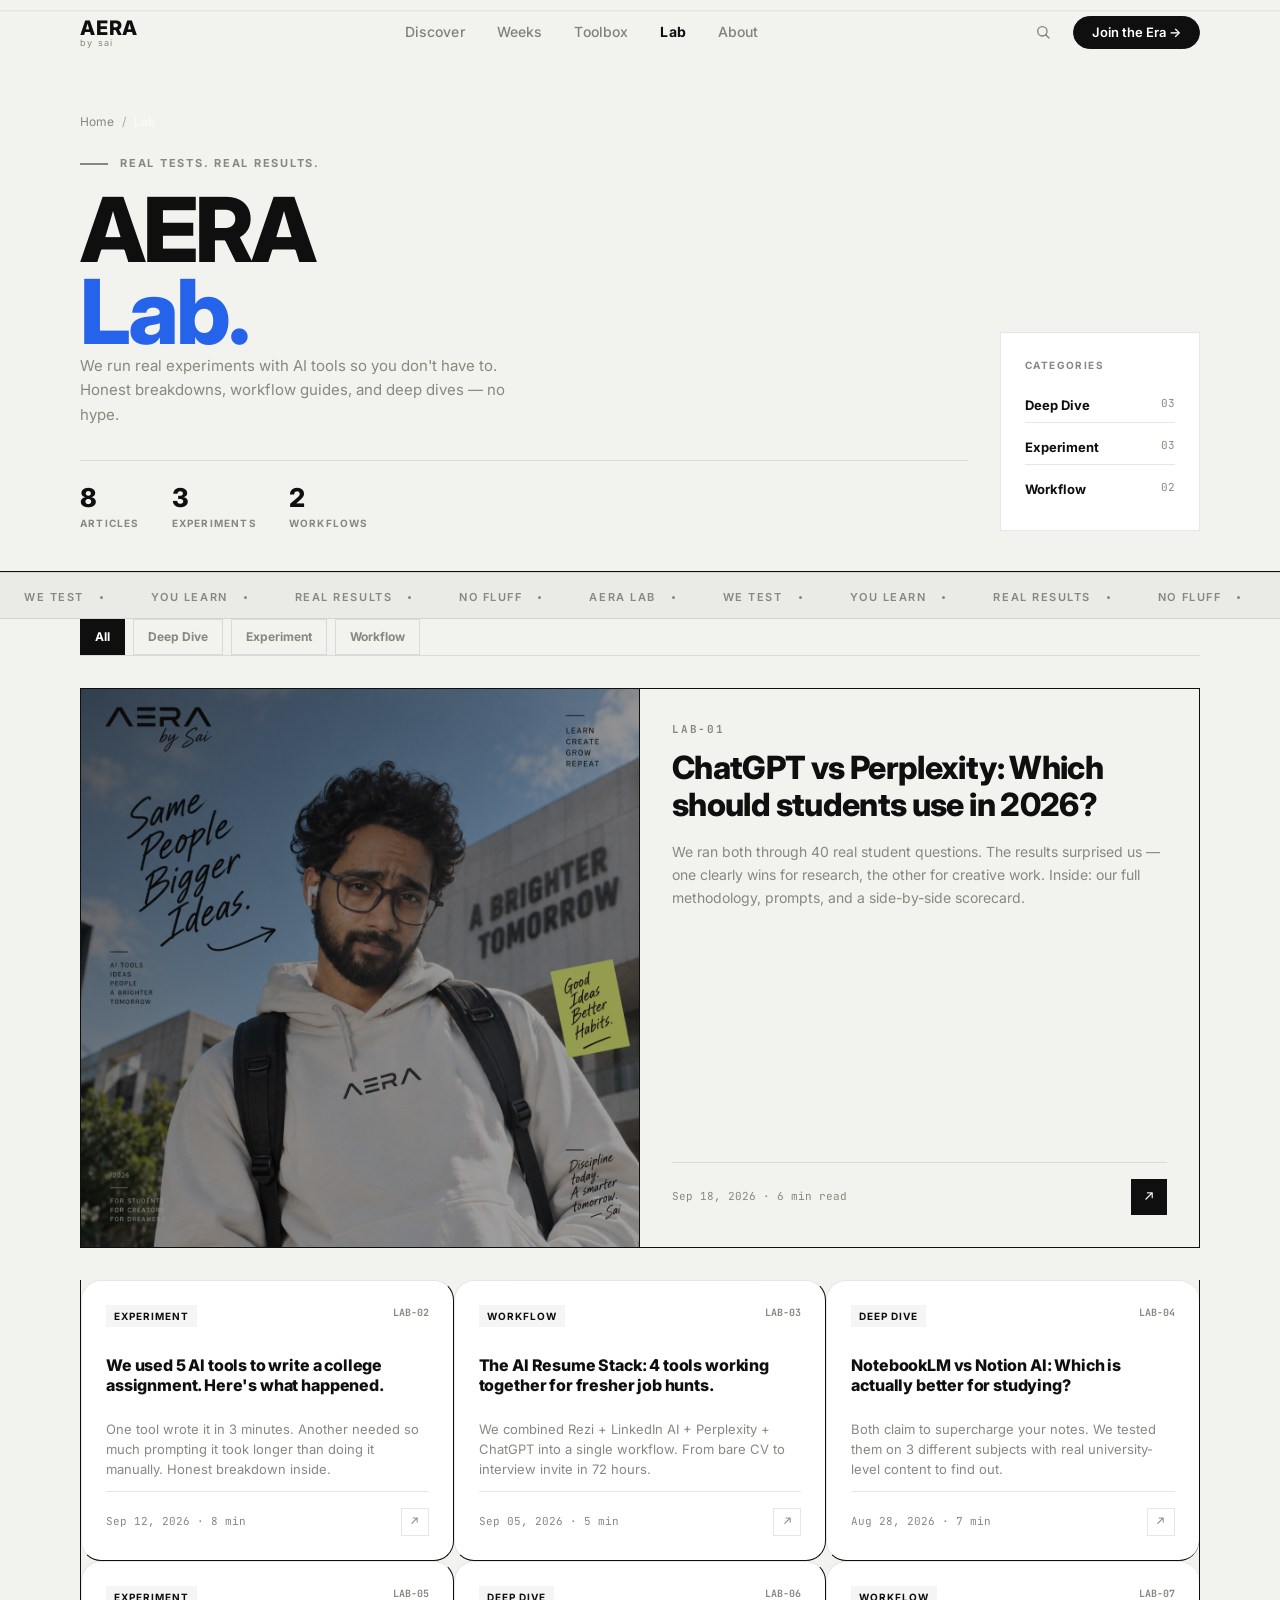
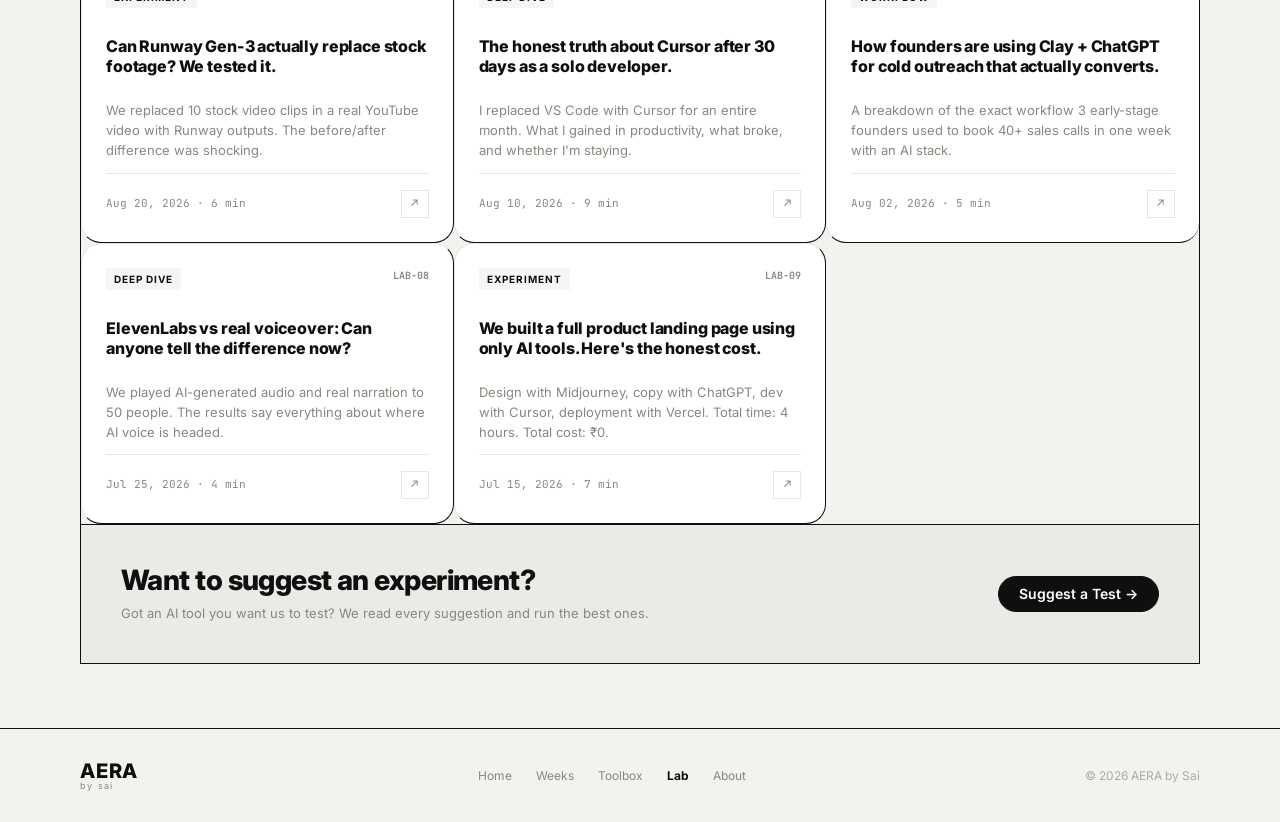
<file: lab.html>
<!DOCTYPE html>
<html lang="en">
<head>
  <meta charset="UTF-8" />
  <meta name="viewport" content="width=device-width, initial-scale=1.0" />
  <meta name="description" content="AERA Lab — Real AI experiments, deep dives, and honest workflow breakdowns by Sai. No hype, just results." />
  <meta property="og:title" content="AERA Lab — We Test. You Learn." />
  <meta property="og:type" content="website" />
  <title>Lab — AERA by Sai</title>
  <link rel="preconnect" href="https://fonts.googleapis.com" />
  <link rel="preconnect" href="https://fonts.gstatic.com" crossorigin />
  <link href="https://fonts.googleapis.com/css2?family=Inter:wght@300;400;500;600;700;800;900&family=Instrument+Serif:ital@0;1&family=JetBrains+Mono:wght@400;500&display=swap" rel="stylesheet" />
  <link rel="stylesheet" href="css/tokens.css" />
  <link rel="stylesheet" href="css/reset.css" />
  <link rel="stylesheet" href="css/typography.css" />
  <link rel="stylesheet" href="css/components.css" />
  <link rel="stylesheet" href="css/layout.css" />
  <link rel="stylesheet" href="css/animations.css" />
  <link rel="stylesheet" href="css/sections.css" />
  <style>
    /* ══ LAB PAGE ══ */
    .page-hero {
      padding-top: calc(var(--nav-h) + var(--space-12));
      padding-bottom: var(--space-10);
      border-bottom: 1.5px solid var(--black);
      background: var(--bg);
    }
    .page-eyebrow { display: flex; align-items: center; gap: var(--space-3); margin-bottom: var(--space-4); }
    .page-eyebrow-line { width: 28px; height: 1.5px; background: var(--muted); }
    .page-eyebrow-text { font-size: 11px; font-weight: 700; text-transform: uppercase; letter-spacing: 0.16em; color: var(--muted); }
    .page-title { font-size: clamp(52px, 7vw, 96px); font-weight: 800; line-height: 0.92; letter-spacing: -0.035em; color: var(--black); }
    .page-title .accent { color: var(--accent); }
    .page-desc { font-size: 15px; color: var(--muted); line-height: 1.65; max-width: 440px; margin-top: var(--space-5); }
    .page-hero-grid { display: grid; grid-template-columns: 1fr; gap: var(--space-8); align-items: end; }
    @media (min-width: 768px) { .page-hero-grid { grid-template-columns: 1fr auto; } }
    .page-stats { display: flex; gap: var(--space-8); padding-top: var(--space-6); border-top: 1px solid var(--border); margin-top: var(--space-8); }
    .page-stat-num { font-size: 26px; font-weight: 800; letter-spacing: -0.02em; line-height: 1; color: var(--black); }
    .page-stat-label { font-size: 10px; color: var(--muted); margin-top: 4px; text-transform: uppercase; letter-spacing: 0.12em; font-weight: 700; }

    /* Lab tag filter */
    .lab-filter-bar {
      display: flex; gap: var(--space-2);
      overflow-x: auto; scrollbar-width: none;
      padding: var(--space-5) 0;
      border-bottom: 1px solid var(--border);
    }
    .lab-filter-bar::-webkit-scrollbar { display: none; }
    .lab-filter-chip {
      display: inline-flex; align-items: center; gap: 5px;
      padding: 7px 14px; font-size: 12px; font-weight: 700;
      border: 1.5px solid var(--border); color: var(--muted);
      white-space: nowrap; background: transparent; cursor: pointer;
      transition: all var(--duration-fast);
    }
    .lab-filter-chip:hover { border-color: var(--black); color: var(--black); }
    .lab-filter-chip.active { background: var(--black); color: var(--white); border-color: var(--black); }

    /* Featured article */
    .lab-featured {
      display: grid;
      grid-template-columns: 1fr;
      border: 1.5px solid var(--black);
      margin: var(--space-8) 0;
      cursor: pointer;
      transition: background var(--duration-fast);
    }
    @media (min-width: 768px) { .lab-featured { grid-template-columns: 1fr 1fr; } }
    .lab-featured:hover { background: var(--bg-surface); }

    .lab-featured-image {
      min-height: 300px;
      background: var(--black);
      position: relative;
      overflow: hidden;
      border-right: 1.5px solid var(--black);
    }
    .lab-featured-image img {
      width: 100%; height: 100%;
      object-fit: cover; object-position: center top;
      opacity: 0.6;
      display: block;
    }
    .lab-featured-image-overlay {
      position: absolute; inset: 0;
      background: linear-gradient(135deg, rgba(15,15,15,0.5) 0%, transparent 60%);
    }
    .lab-featured-badge {
      position: absolute; top: var(--space-5); left: var(--space-5);
      background: var(--accent); color: var(--white);
      font-size: 10px; font-weight: 700;
      text-transform: uppercase; letter-spacing: 0.12em;
      padding: 4px 10px;
    }

    .lab-featured-content {
      padding: var(--space-8);
      display: flex; flex-direction: column;
      justify-content: space-between; gap: var(--space-6);
    }
    .lab-featured-index {
      font-size: 11px; font-weight: 700;
      text-transform: uppercase; letter-spacing: 0.16em;
      color: var(--muted); font-family: var(--font-mono);
    }
    .lab-featured-title {
      font-size: clamp(22px, 3vw, 32px);
      font-weight: 800; letter-spacing: -0.02em;
      line-height: 1.15; color: var(--black);
      transition: color var(--duration-fast);
    }
    .lab-featured-text {
      font-size: 14px; color: var(--muted); line-height: 1.65;
      transition: color var(--duration-fast);
    }
    .lab-featured-meta {
      display: flex; align-items: center;
      justify-content: space-between;
      padding-top: var(--space-4);
      border-top: 1px solid var(--border);
      font-size: 11px; color: var(--muted);
      font-family: var(--font-mono);
      transition: all var(--duration-fast);
    }
    .lab-featured-cta {
      display: inline-flex; align-items: center;
      justify-content: center;
      width: 36px; height: 36px;
      background: var(--black); color: var(--white);
      font-size: 14px;
      transition: all var(--duration-fast);
    }

    /* Article grid */
    .lab-grid {
      display: grid;
      grid-template-columns: 1fr;
      border: 1.5px solid var(--black);
      border-top: none;
    }
    @media (min-width: 640px) { .lab-grid { grid-template-columns: repeat(2, 1fr); } }
    @media (min-width: 900px) { .lab-grid { grid-template-columns: repeat(3, 1fr); } }

    .lab-card {
      display: flex; flex-direction: column;
      padding: var(--space-6);
      border-right: 1.5px solid var(--black);
      border-bottom: 1.5px solid var(--black);
      background: var(--white);
      cursor: pointer;
      transition: background var(--duration-fast), color var(--duration-fast);
    }
    @media (min-width: 900px) { .lab-card:nth-child(3n) { border-right: none; } }
    @media (min-width: 640px) and (max-width: 899px) { .lab-card:nth-child(2n) { border-right: none; } }
    @media (max-width: 639px) { .lab-card { border-right: none; } }

    .lab-card:hover { background: var(--bg-surface); }
    .lab-card:hover .lab-card-arrow { background: var(--black); color: var(--white); border-color: var(--black); }

    .lab-card-top { display: flex; align-items: flex-start; justify-content: space-between; gap: var(--space-3); margin-bottom: var(--space-4); }
    .lab-card-badge {
      font-size: 10px; font-weight: 700;
      text-transform: uppercase; letter-spacing: 0.1em;
      padding: 3px 8px; background: var(--black-04);
      color: var(--black); transition: all var(--duration-fast);
    }
    .lab-card-idx { font-size: 10px; font-weight: 700; color: var(--muted); font-family: var(--font-mono); }
    .lab-card-title { font-size: 16px; font-weight: 800; letter-spacing: -0.01em; line-height: 1.25; margin-bottom: var(--space-3); }
    .lab-card-text { font-size: 13px; color: var(--muted); line-height: 1.55; flex: 1; }
    .lab-card-meta {
      display: flex; align-items: center; justify-content: space-between;
      margin-top: var(--space-5); padding-top: var(--space-4);
      border-top: 1px solid var(--border);
      font-size: 11px; color: var(--muted);
      font-family: var(--font-mono);
      transition: all var(--duration-fast);
    }
    .lab-card-arrow {
      width: 28px; height: 28px;
      border: 1.5px solid var(--border);
      display: flex; align-items: center; justify-content: center;
      font-size: 12px; color: var(--muted);
      flex-shrink: 0;
      transition: all var(--duration-fast);
    }

    /* CTA band */
    .lab-cta-band {
      border: 1.5px solid var(--black);
      border-top: none;
      padding: var(--space-10) var(--space-10);
      display: grid;
      grid-template-columns: 1fr auto;
      gap: var(--space-8);
      align-items: center;
      background: var(--bg-surface);
      margin-bottom: var(--space-16);
    }
    @media (max-width: 640px) { .lab-cta-band { grid-template-columns: 1fr; } }
    .lab-cta-band-title { font-size: clamp(20px, 2.5vw, 28px); font-weight: 800; letter-spacing: -0.02em; line-height: 1.1; }
    .lab-cta-band-sub { font-size: 13px; color: var(--muted); margin-top: var(--space-2); line-height: 1.5; }

    .breadcrumb { display: flex; align-items: center; gap: var(--space-2); font-size: 12px; margin-bottom: var(--space-6); }
    .breadcrumb a { color: rgba(255,255,255,0.4); transition: color var(--duration-fast); }
    .breadcrumb a:hover { color: var(--white); }
    .breadcrumb-sep { color: rgba(255,255,255,0.2); }
    .breadcrumb span:last-child { color: rgba(255,255,255,0.7); }

    /* hidden */
    .lab-card[data-hidden] { display: none; }
  </style>
</head>
<body>

  <!-- NAV -->
  <nav id="nav" role="navigation" aria-label="Main navigation">
    <div class="container">
      <div class="nav-inner">
        <a href="index.html" class="nav-logo" aria-label="AERA by Sai — home">
          <span class="nav-logo-main">AERA</span><span class="nav-logo-sub">by Sai</span>
        </a>
        <ul class="nav-links" role="list">
          <li><a href="index.html#this-week" class="nav-link">Discover</a></li>
          <li><a href="weeks.html" class="nav-link">Weeks</a></li>
          <li><a href="toolbox.html" class="nav-link">Toolbox</a></li>
          <li><a href="lab.html" class="nav-link" style="color:var(--black);font-weight:700;">Lab</a></li>
          <li><a href="about.html" class="nav-link">About</a></li>
        </ul>
        <div class="nav-right">
          <button class="nav-search-btn" aria-label="Search">
            <svg width="16" height="16" viewBox="0 0 24 24" fill="none" stroke="currentColor" stroke-width="2" stroke-linecap="round"><circle cx="11" cy="11" r="7"/><path d="M16.5 16.5L21 21"/></svg>
          </button>
          <a href="index.html#footer-section" class="btn btn-primary" style="font-size:13px;padding:9px 18px;">Join the Era →</a>
          <button id="nav-hamburger" class="nav-hamburger" aria-label="Toggle mobile menu" aria-expanded="false">
            <span></span><span></span><span></span>
          </button>
        </div>
      </div>
    </div>
  </nav>

  <nav id="mobile-drawer" aria-label="Mobile navigation">
    <a href="index.html#this-week" class="drawer-link">Discover</a>
    <a href="weeks.html" class="drawer-link">Weeks</a>
    <a href="toolbox.html" class="drawer-link">Toolbox</a>
    <a href="lab.html" class="drawer-link">Lab</a>
    <a href="about.html" class="drawer-link">About</a>
    <div class="divider" style="margin:8px 0"></div>
    <a href="index.html#footer-section" class="btn btn-primary" style="width:fit-content;margin-top:8px;">Join the Era →</a>
  </nav>

  <!-- PAGE HERO — dark -->
  <section class="page-hero" aria-labelledby="lab-page-title">
    <div class="container">
      <nav class="breadcrumb" aria-label="Breadcrumb" style="color:var(--muted);">
        <a href="index.html" style="color:var(--muted);">Home</a><span style="color:var(--muted-light);">/</span><span>Lab</span>
      </nav>
      <div class="page-hero-grid">
        <div class="reveal">
          <div class="page-eyebrow">
            <div class="page-eyebrow-line"></div>
            <span class="page-eyebrow-text">Real Tests. Real Results.</span>
          </div>
          <h1 id="lab-page-title" class="page-title">AERA<br><span class="accent">Lab.</span></h1>
          <p class="page-desc">We run real experiments with AI tools so you don't have to. Honest breakdowns, workflow guides, and deep dives — no hype.</p>
          <div class="page-stats">
            <div><div class="page-stat-num">8</div><div class="page-stat-label">Articles</div></div>
            <div><div class="page-stat-num">3</div><div class="page-stat-label">Experiments</div></div>
            <div><div class="page-stat-num">2</div><div class="page-stat-label">Workflows</div></div>
          </div>
        </div>
        <div class="reveal" style="transition-delay:150ms;">
          <div style="border:1px solid var(--border);padding:var(--space-6);min-width:200px;background:var(--white);">
            <div style="font-size:10px;font-weight:700;text-transform:uppercase;letter-spacing:0.14em;color:var(--muted);margin-bottom:var(--space-4);">Categories</div>
            <div style="display:flex;flex-direction:column;gap:var(--space-2);">
              <div style="display:flex;justify-content:space-between;padding:6px 0;border-bottom:1px solid var(--border);">
                <span style="font-size:13px;font-weight:700;color:var(--black);">Deep Dive</span><span style="font-size:11px;font-family:var(--font-mono);color:var(--muted);">03</span>
              </div>
              <div style="display:flex;justify-content:space-between;padding:6px 0;border-bottom:1px solid var(--border);">
                <span style="font-size:13px;font-weight:700;color:var(--black);">Experiment</span><span style="font-size:11px;font-family:var(--font-mono);color:var(--muted);">03</span>
              </div>
              <div style="display:flex;justify-content:space-between;padding:6px 0;">
                <span style="font-size:13px;font-weight:700;color:var(--black);">Workflow</span><span style="font-size:11px;font-family:var(--font-mono);color:var(--muted);">02</span>
              </div>
            </div>
          </div>
        </div>
      </div>
    </div>
  </section>

  <!-- TICKER -->
  <div class="ticker-wrap" aria-hidden="true">
    <div class="ticker-inner">
      <span class="ticker-item">WE TEST <span class="ticker-dot"></span></span>
      <span class="ticker-item">YOU LEARN <span class="ticker-dot"></span></span>
      <span class="ticker-item">REAL RESULTS <span class="ticker-dot"></span></span>
      <span class="ticker-item">NO FLUFF <span class="ticker-dot"></span></span>
      <span class="ticker-item">AERA LAB <span class="ticker-dot"></span></span>
      <span class="ticker-item">WE TEST <span class="ticker-dot"></span></span>
      <span class="ticker-item">YOU LEARN <span class="ticker-dot"></span></span>
      <span class="ticker-item">REAL RESULTS <span class="ticker-dot"></span></span>
      <span class="ticker-item">NO FLUFF <span class="ticker-dot"></span></span>
      <span class="ticker-item">AERA LAB <span class="ticker-dot"></span></span>
    </div>
  </div>

  <main style="padding-bottom:0;">
    <div class="container">

      <!-- Filter bar -->
      <div class="lab-filter-bar reveal" role="group" aria-label="Filter articles">
        <button class="lab-filter-chip active" data-filter="all">All</button>
        <button class="lab-filter-chip" data-filter="Deep Dive">Deep Dive</button>
        <button class="lab-filter-chip" data-filter="Experiment">Experiment</button>
        <button class="lab-filter-chip" data-filter="Workflow">Workflow</button>
      </div>

      <!-- Featured article -->
      <div class="lab-featured reveal" id="lab-featured" aria-label="Featured article">
        <div class="lab-featured-image">
          <img src="assets/sai.png" alt="AERA Lab — Featured" />
          <div class="lab-featured-image-overlay"></div>
          <div class="lab-featured-badge">⭐ Featured</div>
        </div>
        <div class="lab-featured-content">
          <div>
            <div class="lab-featured-index">LAB-01</div>
            <h2 class="lab-featured-title" style="margin-top:var(--space-3);">
              ChatGPT vs Perplexity: Which should students use in 2026?
            </h2>
            <p class="lab-featured-text" style="margin-top:var(--space-4);">
              We ran both through 40 real student questions. The results surprised us — one clearly wins for research, the other for creative work. Inside: our full methodology, prompts, and a side-by-side scorecard.
            </p>
          </div>
          <div class="lab-featured-meta">
            <span>Sep 18, 2026 · 6 min read</span>
            <span class="lab-featured-cta">↗</span>
          </div>
        </div>
      </div>

      <!-- Article grid -->
      <div class="lab-grid" id="lab-grid">

        <div class="lab-card reveal" data-tag="Experiment">
          <div class="lab-card-top">
            <span class="lab-card-badge">Experiment</span>
            <span class="lab-card-idx">LAB-02</span>
          </div>
          <div class="lab-card-title">We used 5 AI tools to write a college assignment. Here's what happened.</div>
          <div class="lab-card-text">One tool wrote it in 3 minutes. Another needed so much prompting it took longer than doing it manually. Honest breakdown inside.</div>
          <div class="lab-card-meta">
            <span>Sep 12, 2026 · 8 min</span>
            <span class="lab-card-arrow">↗</span>
          </div>
        </div>

        <div class="lab-card reveal" data-tag="Workflow" style="transition-delay:70ms">
          <div class="lab-card-top">
            <span class="lab-card-badge">Workflow</span>
            <span class="lab-card-idx">LAB-03</span>
          </div>
          <div class="lab-card-title">The AI Resume Stack: 4 tools working together for fresher job hunts.</div>
          <div class="lab-card-text">We combined Rezi + LinkedIn AI + Perplexity + ChatGPT into a single workflow. From bare CV to interview invite in 72 hours.</div>
          <div class="lab-card-meta">
            <span>Sep 05, 2026 · 5 min</span>
            <span class="lab-card-arrow">↗</span>
          </div>
        </div>

        <div class="lab-card reveal" data-tag="Deep Dive" style="transition-delay:140ms">
          <div class="lab-card-top">
            <span class="lab-card-badge">Deep Dive</span>
            <span class="lab-card-idx">LAB-04</span>
          </div>
          <div class="lab-card-title">NotebookLM vs Notion AI: Which is actually better for studying?</div>
          <div class="lab-card-text">Both claim to supercharge your notes. We tested them on 3 different subjects with real university-level content to find out.</div>
          <div class="lab-card-meta">
            <span>Aug 28, 2026 · 7 min</span>
            <span class="lab-card-arrow">↗</span>
          </div>
        </div>

        <div class="lab-card reveal" data-tag="Experiment" style="transition-delay:70ms">
          <div class="lab-card-top">
            <span class="lab-card-badge">Experiment</span>
            <span class="lab-card-idx">LAB-05</span>
          </div>
          <div class="lab-card-title">Can Runway Gen-3 actually replace stock footage? We tested it.</div>
          <div class="lab-card-text">We replaced 10 stock video clips in a real YouTube video with Runway outputs. The before/after difference was shocking.</div>
          <div class="lab-card-meta">
            <span>Aug 20, 2026 · 6 min</span>
            <span class="lab-card-arrow">↗</span>
          </div>
        </div>

        <div class="lab-card reveal" data-tag="Deep Dive" style="transition-delay:140ms">
          <div class="lab-card-top">
            <span class="lab-card-badge">Deep Dive</span>
            <span class="lab-card-idx">LAB-06</span>
          </div>
          <div class="lab-card-title">The honest truth about Cursor after 30 days as a solo developer.</div>
          <div class="lab-card-text">I replaced VS Code with Cursor for an entire month. What I gained in productivity, what broke, and whether I'm staying.</div>
          <div class="lab-card-meta">
            <span>Aug 10, 2026 · 9 min</span>
            <span class="lab-card-arrow">↗</span>
          </div>
        </div>

        <div class="lab-card reveal" data-tag="Workflow">
          <div class="lab-card-top">
            <span class="lab-card-badge">Workflow</span>
            <span class="lab-card-idx">LAB-07</span>
          </div>
          <div class="lab-card-title">How founders are using Clay + ChatGPT for cold outreach that actually converts.</div>
          <div class="lab-card-text">A breakdown of the exact workflow 3 early-stage founders used to book 40+ sales calls in one week with an AI stack.</div>
          <div class="lab-card-meta">
            <span>Aug 02, 2026 · 5 min</span>
            <span class="lab-card-arrow">↗</span>
          </div>
        </div>

        <div class="lab-card reveal" data-tag="Deep Dive" style="transition-delay:70ms">
          <div class="lab-card-top">
            <span class="lab-card-badge">Deep Dive</span>
            <span class="lab-card-idx">LAB-08</span>
          </div>
          <div class="lab-card-title">ElevenLabs vs real voiceover: Can anyone tell the difference now?</div>
          <div class="lab-card-text">We played AI-generated audio and real narration to 50 people. The results say everything about where AI voice is headed.</div>
          <div class="lab-card-meta">
            <span>Jul 25, 2026 · 4 min</span>
            <span class="lab-card-arrow">↗</span>
          </div>
        </div>

        <div class="lab-card reveal" data-tag="Experiment" style="transition-delay:140ms">
          <div class="lab-card-top">
            <span class="lab-card-badge">Experiment</span>
            <span class="lab-card-idx">LAB-09</span>
          </div>
          <div class="lab-card-title">We built a full product landing page using only AI tools. Here's the honest cost.</div>
          <div class="lab-card-text">Design with Midjourney, copy with ChatGPT, dev with Cursor, deployment with Vercel. Total time: 4 hours. Total cost: ₹0.</div>
          <div class="lab-card-meta">
            <span>Jul 15, 2026 · 7 min</span>
            <span class="lab-card-arrow">↗</span>
          </div>
        </div>

      </div>

      <!-- CTA Band -->
      <div class="lab-cta-band reveal">
        <div>
          <div class="lab-cta-band-title">Want to suggest an experiment?</div>
          <div class="lab-cta-band-sub">Got an AI tool you want us to test? We read every suggestion and run the best ones.</div>
        </div>
        <a href="about.html#contact" class="btn btn-primary" style="white-space:nowrap;flex-shrink:0;">
          Suggest a Test →
        </a>
      </div>

    </div>
  </main>

  <!-- FOOTER -->
  <footer style="border-top:1.5px solid var(--black);padding:var(--space-8) 0;" role="contentinfo">
    <div class="container">
      <div style="display:flex;align-items:center;justify-content:space-between;flex-wrap:wrap;gap:var(--space-4);">
        <a href="index.html" class="nav-logo">
          <span class="nav-logo-main">AERA</span><span class="nav-logo-sub">by Sai</span>
        </a>
        <nav style="display:flex;gap:var(--space-6);flex-wrap:wrap;">
          <a href="index.html" style="font-size:12px;color:var(--muted);">Home</a>
          <a href="weeks.html" style="font-size:12px;color:var(--muted);">Weeks</a>
          <a href="toolbox.html" style="font-size:12px;color:var(--muted);">Toolbox</a>
          <a href="lab.html" style="font-size:12px;color:var(--black);font-weight:700;">Lab</a>
          <a href="about.html" style="font-size:12px;color:var(--muted);">About</a>
        </nav>
        <p style="font-size:12px;color:var(--muted-light);">© 2026 AERA by Sai</p>
      </div>
    </div>
  </footer>

  <script>
    const nav = document.getElementById('nav');
    window.addEventListener('scroll', () => nav.classList.toggle('scrolled', window.scrollY > 20), { passive: true });
    const hamburger = document.getElementById('nav-hamburger');
    const drawer = document.getElementById('mobile-drawer');
    hamburger.addEventListener('click', () => {
      const open = hamburger.classList.toggle('open');
      drawer.classList.toggle('open', open);
      hamburger.setAttribute('aria-expanded', open);
    });
    drawer.querySelectorAll('a').forEach(a => a.addEventListener('click', () => {
      hamburger.classList.remove('open'); drawer.classList.remove('open');
      hamburger.setAttribute('aria-expanded', 'false');
    }));
    const reveals = document.querySelectorAll('.reveal');
    const ro = new IntersectionObserver(entries => entries.forEach(e => { if (e.isIntersecting) { e.target.classList.add('revealed'); ro.unobserve(e.target); } }), { threshold: 0.08 });
    reveals.forEach(el => ro.observe(el));

    // Filter
    const labCards = Array.from(document.querySelectorAll('.lab-card'));
    document.querySelectorAll('.lab-filter-chip').forEach(btn => {
      btn.addEventListener('click', () => {
        document.querySelectorAll('.lab-filter-chip').forEach(b => b.classList.remove('active'));
        btn.classList.add('active');
        const filter = btn.dataset.filter;
        labCards.forEach(card => {
          const tag = card.dataset.tag;
          card.style.display = (filter === 'all' || tag === filter) ? '' : 'none';
        });
      });
    });
  </script>
</body>
</html>
</file>
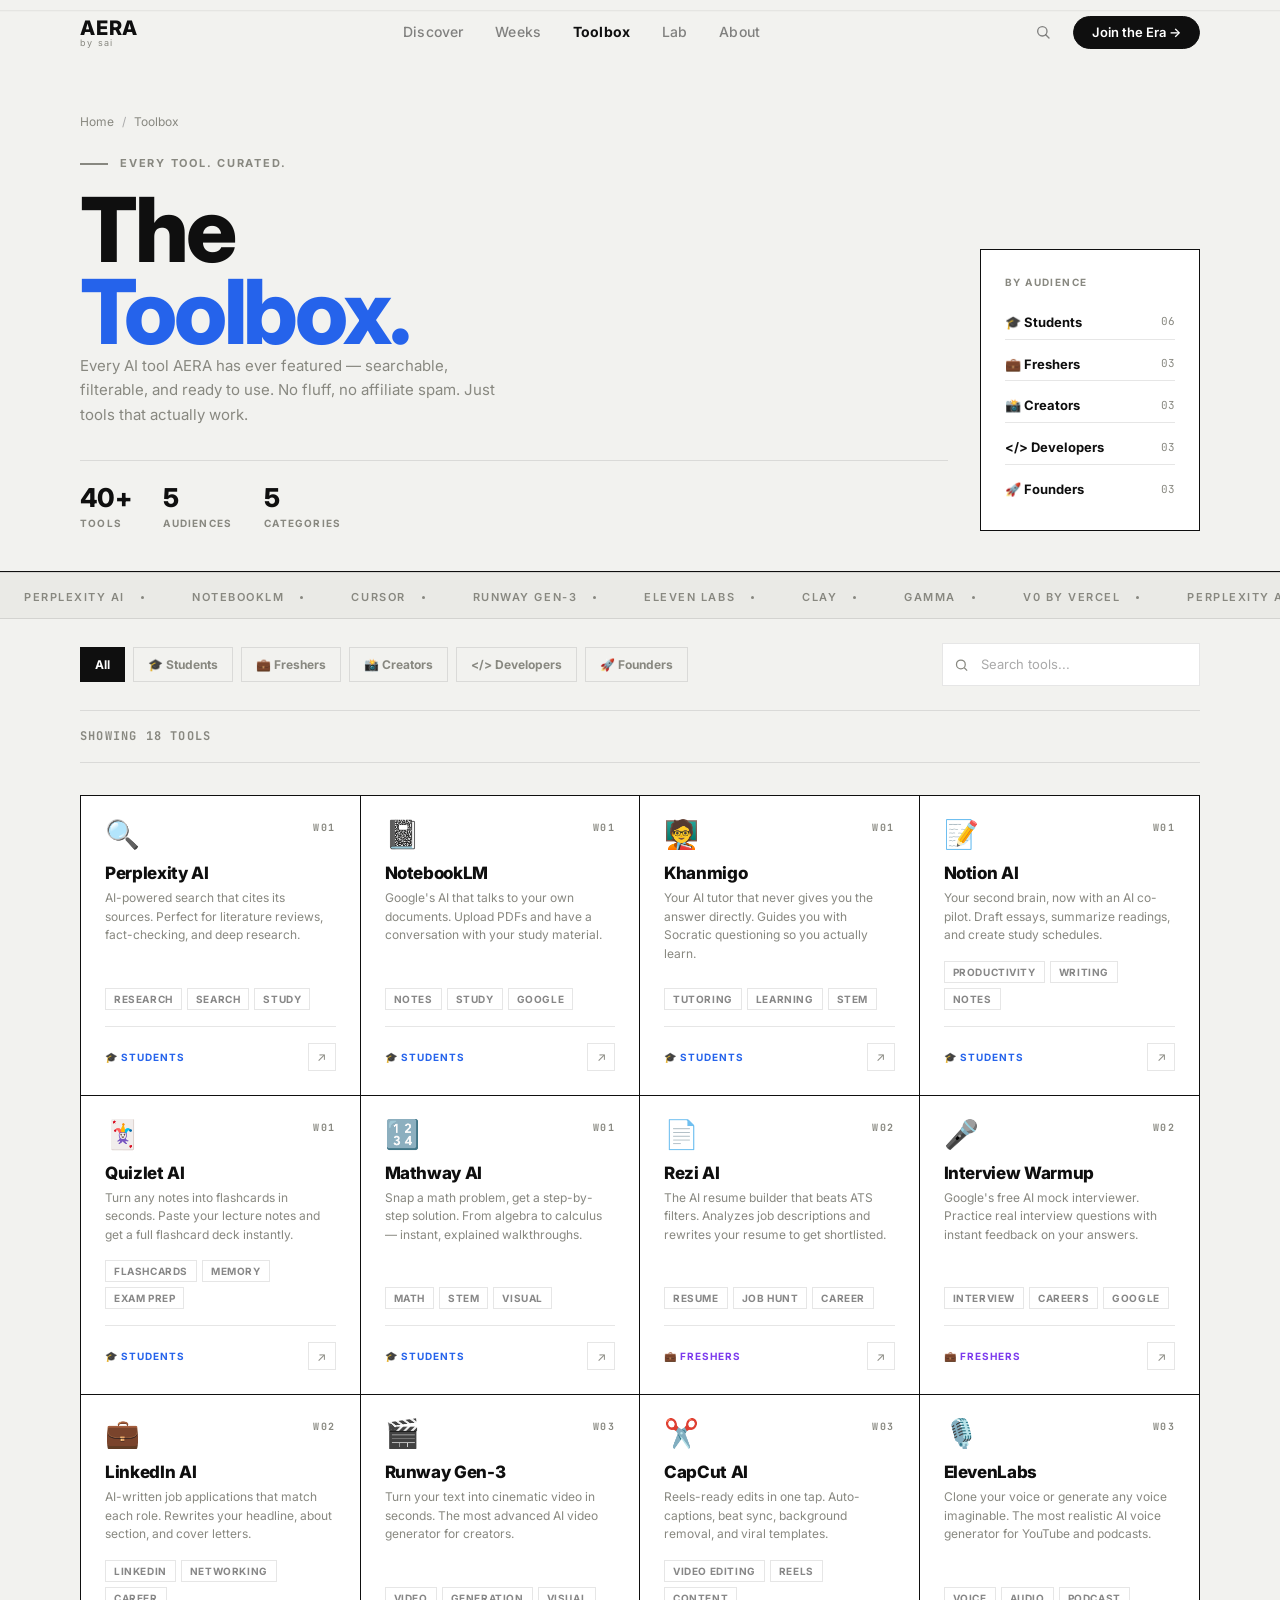
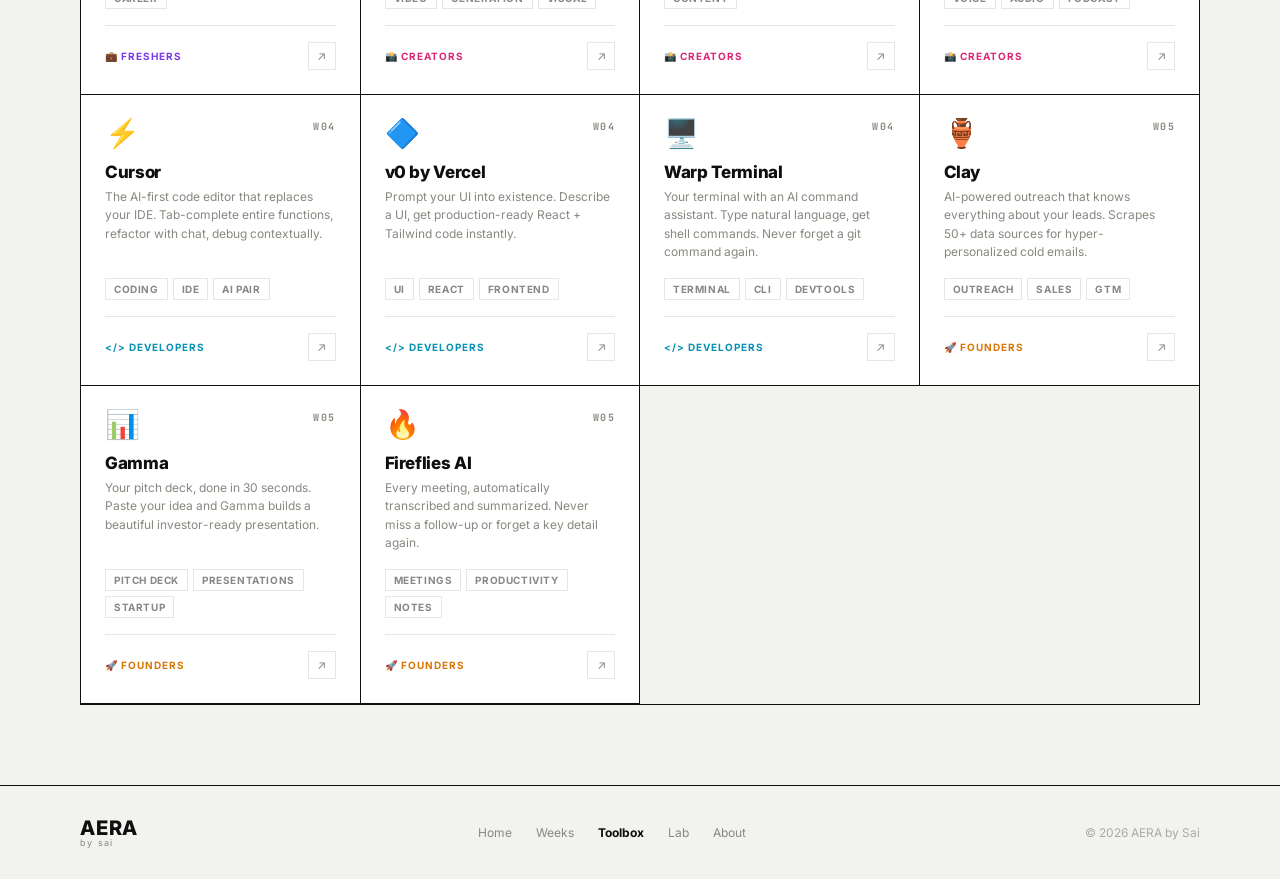
<file: toolbox.html>
<!DOCTYPE html>
<html lang="en">
<head>
  <meta charset="UTF-8" />
  <meta name="viewport" content="width=device-width, initial-scale=1.0" />
  <meta name="description" content="AERA Toolbox — Every AI tool ever featured, searchable and filterable by audience. Students, Freshers, Creators, Developers, Founders." />
  <meta name="keywords" content="AI tools directory, best AI tools 2026, AERA toolbox, student AI tools" />
  <meta property="og:title" content="AERA Toolbox — Every AI Tool, Curated" />
  <meta property="og:type" content="website" />
  <title>Toolbox — AERA by Sai</title>
  <link rel="preconnect" href="https://fonts.googleapis.com" />
  <link rel="preconnect" href="https://fonts.gstatic.com" crossorigin />
  <link href="https://fonts.googleapis.com/css2?family=Inter:wght@300;400;500;600;700;800;900&family=Instrument+Serif:ital@0;1&family=JetBrains+Mono:wght@400;500&display=swap" rel="stylesheet" />
  <link rel="stylesheet" href="css/tokens.css" />
  <link rel="stylesheet" href="css/reset.css" />
  <link rel="stylesheet" href="css/typography.css" />
  <link rel="stylesheet" href="css/components.css" />
  <link rel="stylesheet" href="css/layout.css" />
  <link rel="stylesheet" href="css/animations.css" />
  <link rel="stylesheet" href="css/sections.css" />
  <style>
    /* ══ TOOLBOX PAGE ══ */
    .page-hero {
      padding-top: calc(var(--nav-h) + var(--space-12));
      padding-bottom: var(--space-10);
      border-bottom: 1.5px solid var(--black);
    }
    .page-hero-grid {
      display: grid;
      grid-template-columns: 1fr;
      gap: var(--space-8);
      align-items: end;
    }
    @media (min-width: 768px) { .page-hero-grid { grid-template-columns: 1fr auto; } }

    .page-eyebrow {
      display: flex; align-items: center; gap: var(--space-3);
      margin-bottom: var(--space-4);
    }
    .page-eyebrow-line { width: 28px; height: 1.5px; background: var(--muted); }
    .page-eyebrow-text {
      font-size: 11px; font-weight: 700; text-transform: uppercase;
      letter-spacing: 0.16em; color: var(--muted);
    }
    .page-title {
      font-size: clamp(52px, 7vw, 96px);
      font-weight: 800; line-height: 0.92;
      letter-spacing: -0.035em; color: var(--black);
    }
    .page-title .accent { color: var(--accent); }
    .page-desc {
      font-size: 15px; color: var(--muted);
      line-height: 1.65; max-width: 420px;
      margin-top: var(--space-5);
    }
    .page-stats {
      display: flex; gap: var(--space-8);
      padding-top: var(--space-6);
      border-top: 1px solid var(--border);
      margin-top: var(--space-8);
    }
    .page-stat-num {
      font-size: 26px; font-weight: 800;
      letter-spacing: -0.02em; line-height: 1;
    }
    .page-stat-label {
      font-size: 10px; color: var(--muted); margin-top: 4px;
      text-transform: uppercase; letter-spacing: 0.12em; font-weight: 700;
    }

    /* ── Controls ── */
    .toolbox-controls {
      display: flex;
      flex-direction: column;
      gap: var(--space-4);
      padding: var(--space-6) 0;
      border-bottom: 1px solid var(--border);
    }
    @media (min-width: 640px) {
      .toolbox-controls { flex-direction: row; align-items: center; justify-content: space-between; }
    }

    .filter-row {
      display: flex; gap: var(--space-2);
      overflow-x: auto; scrollbar-width: none;
    }
    .filter-row::-webkit-scrollbar { display: none; }

    .filter-chip {
      display: inline-flex; align-items: center; gap: 5px;
      padding: 7px 14px;
      font-size: 12px; font-weight: 700;
      border: 1.5px solid var(--border);
      color: var(--muted); white-space: nowrap;
      background: transparent; cursor: pointer;
      transition: all var(--duration-fast);
    }
    .filter-chip:hover { border-color: var(--black); color: var(--black); }
    .filter-chip.active { background: var(--black); color: var(--white); border-color: var(--black); }

    .toolbox-search {
      position: relative; flex-shrink: 0;
    }
    .toolbox-search svg {
      position: absolute; left: 12px; top: 50%;
      transform: translateY(-50%); color: var(--muted); pointer-events: none;
    }
    .toolbox-search input {
      padding: 10px 16px 10px 38px;
      border: 1.5px solid var(--border);
      font-size: 13px; background: var(--white);
      color: var(--black); outline: none;
      transition: border-color var(--duration-fast);
      min-width: 220px;
    }
    .toolbox-search input:focus { border-color: var(--black); }
    .toolbox-search input::placeholder { color: var(--muted-light); }

    /* ── Results count ── */
    .results-count {
      font-size: 12px; font-weight: 700; color: var(--muted);
      font-family: var(--font-mono);
      text-transform: uppercase; letter-spacing: 0.1em;
      padding: var(--space-4) 0;
      border-bottom: 1px solid var(--border);
    }

    /* ── Tools grid ── */
    .tools-outer {
      padding: var(--space-8) 0 var(--space-20);
    }
    .toolbox-grid {
      display: grid;
      grid-template-columns: 1fr;
      border: 1.5px solid var(--black);
    }
    @media (min-width: 540px)  { .toolbox-grid { grid-template-columns: repeat(2, 1fr); } }
    @media (min-width: 900px)  { .toolbox-grid { grid-template-columns: repeat(3, 1fr); } }
    @media (min-width: 1100px) { .toolbox-grid { grid-template-columns: repeat(4, 1fr); } }

    /* ── Tool card ── */
    .tb-card {
      display: flex;
      flex-direction: column;
      padding: var(--space-6);
      border-right: 1.5px solid var(--black);
      border-bottom: 1.5px solid var(--black);
      background: var(--white);
      cursor: pointer;
      transition: background var(--duration-fast), color var(--duration-fast);
      text-decoration: none;
    }
    @media (min-width: 1100px) { .tb-card:nth-child(4n) { border-right: none; } }
    @media (min-width: 900px) and (max-width: 1099px) { .tb-card:nth-child(3n) { border-right: none; } }
    @media (min-width: 540px) and (max-width: 899px)  { .tb-card:nth-child(2n) { border-right: none; } }
    @media (max-width: 539px) { .tb-card { border-right: none; } }

    .tb-card:hover { background: var(--black); color: var(--white); }
    .tb-card:hover .tb-card-desc,
    .tb-card:hover .tb-card-week { color: rgba(255,255,255,0.5); }
    .tb-card:hover .tb-tag { background: rgba(255,255,255,0.08); border-color: rgba(255,255,255,0.2); color: rgba(255,255,255,0.6); }
    .tb-card:hover .tb-card-link { border-color: rgba(255,255,255,0.3); color: var(--white); }

    .tb-card-header {
      display: flex; align-items: flex-start;
      justify-content: space-between; gap: var(--space-3);
      margin-bottom: var(--space-4);
    }
    .tb-card-icon {
      font-size: 28px; line-height: 1;
      flex-shrink: 0;
    }
    .tb-card-week {
      font-size: 10px; font-weight: 700;
      text-transform: uppercase; letter-spacing: 0.14em;
      color: var(--muted); font-family: var(--font-mono);
    }
    .tb-card-name {
      font-size: 17px; font-weight: 800;
      letter-spacing: -0.02em; line-height: 1.1;
      margin-bottom: 6px;
    }
    .tb-card-desc {
      font-size: 12px; color: var(--muted);
      line-height: 1.55; flex: 1;
    }
    .tb-tags {
      display: flex; flex-wrap: wrap; gap: 5px;
      margin-top: var(--space-4);
    }
    .tb-tag {
      font-size: 10px; font-weight: 700;
      color: var(--black-50); letter-spacing: 0.06em;
      border: 1px solid var(--border);
      padding: 2px 8px; text-transform: uppercase;
    }
    .tb-card-footer {
      display: flex; align-items: center;
      justify-content: space-between;
      margin-top: var(--space-4);
      padding-top: var(--space-4);
      border-top: 1px solid var(--border);
    }
    .tb-card:hover .tb-card-footer { border-color: rgba(255,255,255,0.12); }

    .tb-card-audience {
      font-size: 10px; font-weight: 700;
      text-transform: uppercase; letter-spacing: 0.1em;
    }
    .tb-card-link {
      width: 28px; height: 28px;
      border: 1.5px solid var(--border);
      display: flex; align-items: center; justify-content: center;
      font-size: 12px; color: var(--muted);
      transition: all var(--duration-fast);
    }
    .tb-card:hover .tb-card-link { background: var(--white); color: var(--black); }

    /* Rating stars */
    .tb-rating { display: flex; gap: 2px; }
    .tb-star { font-size: 10px; color: #fbbf24; }
    .tb-star.empty { color: var(--border); }

    /* hidden */
    .tb-card[data-hidden] { display: none; }

    /* No results */
    .no-results {
      grid-column: 1 / -1;
      padding: var(--space-20);
      text-align: center;
      display: none;
    }
    .no-results.show { display: block; }
    .no-results-title { font-size: 24px; font-weight: 800; }
    .no-results-sub { font-size: 14px; color: var(--muted); margin-top: var(--space-2); }

    /* breadcrumb */
    .breadcrumb { display: flex; align-items: center; gap: var(--space-2); font-size: 12px; color: var(--muted); margin-bottom: var(--space-6); }
    .breadcrumb a { color: var(--muted); transition: color var(--duration-fast); }
    .breadcrumb a:hover { color: var(--black); }
    .breadcrumb-sep { color: var(--muted-light); }

    /* audience accent */
    .aud-students   { color: #2563eb; }
    .aud-freshers   { color: #7c3aed; }
    .aud-creators   { color: #db2777; }
    .aud-developers { color: #0891b2; }
    .aud-founders   { color: #d97706; }
  </style>
</head>
<body>

  <!-- NAV -->
  <nav id="nav" role="navigation" aria-label="Main navigation">
    <div class="container">
      <div class="nav-inner">
        <a href="index.html" class="nav-logo" aria-label="AERA by Sai — home">
          <span class="nav-logo-main">AERA</span>
          <span class="nav-logo-sub">by Sai</span>
        </a>
        <ul class="nav-links" role="list">
          <li><a href="index.html#this-week" class="nav-link">Discover</a></li>
          <li><a href="weeks.html" class="nav-link">Weeks</a></li>
          <li><a href="toolbox.html" class="nav-link" style="color:var(--black);font-weight:700;">Toolbox</a></li>
          <li><a href="lab.html" class="nav-link">Lab</a></li>
          <li><a href="about.html" class="nav-link">About</a></li>
        </ul>
        <div class="nav-right">
          <button class="nav-search-btn" aria-label="Search" id="focus-search-btn">
            <svg width="16" height="16" viewBox="0 0 24 24" fill="none" stroke="currentColor" stroke-width="2" stroke-linecap="round"><circle cx="11" cy="11" r="7"/><path d="M16.5 16.5L21 21"/></svg>
          </button>
          <a href="index.html#footer-section" class="btn btn-primary" style="font-size:13px;padding:9px 18px;">Join the Era →</a>
          <button id="nav-hamburger" class="nav-hamburger" aria-label="Toggle mobile menu" aria-expanded="false">
            <span></span><span></span><span></span>
          </button>
        </div>
      </div>
    </div>
  </nav>

  <!-- Mobile Drawer -->
  <nav id="mobile-drawer" aria-label="Mobile navigation">
    <a href="index.html#this-week" class="drawer-link">Discover</a>
    <a href="weeks.html" class="drawer-link">Weeks</a>
    <a href="toolbox.html" class="drawer-link">Toolbox</a>
    <a href="lab.html" class="drawer-link">Lab</a>
    <a href="about.html" class="drawer-link">About</a>
    <div class="divider" style="margin:8px 0"></div>
    <a href="index.html#footer-section" class="btn btn-primary" style="width:fit-content;margin-top:8px;">Join the Era →</a>
  </nav>

  <!-- PAGE HERO -->
  <section class="page-hero">
    <div class="container">
      <nav class="breadcrumb" aria-label="Breadcrumb">
        <a href="index.html">Home</a><span class="breadcrumb-sep">/</span><span>Toolbox</span>
      </nav>
      <div class="page-hero-grid">
        <div class="reveal">
          <div class="page-eyebrow">
            <div class="page-eyebrow-line"></div>
            <span class="page-eyebrow-text">Every Tool. Curated.</span>
          </div>
          <h1 class="page-title">The<br><span class="accent">Toolbox.</span></h1>
          <p class="page-desc">Every AI tool AERA has ever featured — searchable, filterable, and ready to use. No fluff, no affiliate spam. Just tools that actually work.</p>
          <div class="page-stats">
            <div><div class="page-stat-num">40+</div><div class="page-stat-label">Tools</div></div>
            <div><div class="page-stat-num">5</div><div class="page-stat-label">Audiences</div></div>
            <div><div class="page-stat-num">5</div><div class="page-stat-label">Categories</div></div>
          </div>
        </div>
        <div class="reveal" style="transition-delay:150ms;">
          <!-- Mini index card -->
          <div style="border:1.5px solid var(--black);padding:var(--space-6);min-width:220px;background:var(--white);">
            <div style="font-size:10px;font-weight:700;text-transform:uppercase;letter-spacing:0.14em;color:var(--muted);margin-bottom:var(--space-4);">By Audience</div>
            <div style="display:flex;flex-direction:column;gap:var(--space-2);">
              <div style="display:flex;justify-content:space-between;align-items:center;padding:6px 0;border-bottom:1px solid var(--border);">
                <span style="font-size:13px;font-weight:700;">🎓 Students</span><span style="font-size:11px;font-family:var(--font-mono);color:var(--muted);">06</span>
              </div>
              <div style="display:flex;justify-content:space-between;align-items:center;padding:6px 0;border-bottom:1px solid var(--border);">
                <span style="font-size:13px;font-weight:700;">💼 Freshers</span><span style="font-size:11px;font-family:var(--font-mono);color:var(--muted);">03</span>
              </div>
              <div style="display:flex;justify-content:space-between;align-items:center;padding:6px 0;border-bottom:1px solid var(--border);">
                <span style="font-size:13px;font-weight:700;">📸 Creators</span><span style="font-size:11px;font-family:var(--font-mono);color:var(--muted);">03</span>
              </div>
              <div style="display:flex;justify-content:space-between;align-items:center;padding:6px 0;border-bottom:1px solid var(--border);">
                <span style="font-size:13px;font-weight:700;">&lt;/&gt; Developers</span><span style="font-size:11px;font-family:var(--font-mono);color:var(--muted);">03</span>
              </div>
              <div style="display:flex;justify-content:space-between;align-items:center;padding:6px 0;">
                <span style="font-size:13px;font-weight:700;">🚀 Founders</span><span style="font-size:11px;font-family:var(--font-mono);color:var(--muted);">03</span>
              </div>
            </div>
          </div>
        </div>
      </div>
    </div>
  </section>

  <!-- TICKER -->
  <div class="ticker-wrap" aria-hidden="true">
    <div class="ticker-inner">
      <span class="ticker-item">PERPLEXITY AI <span class="ticker-dot"></span></span>
      <span class="ticker-item">NOTEBOOKLM <span class="ticker-dot"></span></span>
      <span class="ticker-item">CURSOR <span class="ticker-dot"></span></span>
      <span class="ticker-item">RUNWAY GEN-3 <span class="ticker-dot"></span></span>
      <span class="ticker-item">ELEVEN LABS <span class="ticker-dot"></span></span>
      <span class="ticker-item">CLAY <span class="ticker-dot"></span></span>
      <span class="ticker-item">GAMMA <span class="ticker-dot"></span></span>
      <span class="ticker-item">V0 BY VERCEL <span class="ticker-dot"></span></span>
      <span class="ticker-item">PERPLEXITY AI <span class="ticker-dot"></span></span>
      <span class="ticker-item">NOTEBOOKLM <span class="ticker-dot"></span></span>
      <span class="ticker-item">CURSOR <span class="ticker-dot"></span></span>
      <span class="ticker-item">RUNWAY GEN-3 <span class="ticker-dot"></span></span>
      <span class="ticker-item">ELEVEN LABS <span class="ticker-dot"></span></span>
      <span class="ticker-item">CLAY <span class="ticker-dot"></span></span>
      <span class="ticker-item">GAMMA <span class="ticker-dot"></span></span>
    </div>
  </div>

  <!-- CONTROLS -->
  <div class="container">
    <div class="toolbox-controls reveal">
      <!-- Filter chips -->
      <div class="filter-row" role="group" aria-label="Filter by audience">
        <button class="filter-chip active" data-filter="all">All</button>
        <button class="filter-chip" data-filter="Students">🎓 Students</button>
        <button class="filter-chip" data-filter="Freshers">💼 Freshers</button>
        <button class="filter-chip" data-filter="Creators">📸 Creators</button>
        <button class="filter-chip" data-filter="Developers">&lt;/&gt; Developers</button>
        <button class="filter-chip" data-filter="Founders">🚀 Founders</button>
      </div>
      <!-- Search -->
      <div class="toolbox-search">
        <svg width="15" height="15" viewBox="0 0 24 24" fill="none" stroke="currentColor" stroke-width="2"><circle cx="11" cy="11" r="7"/><path d="M16.5 16.5L21 21"/></svg>
        <input id="tb-search" type="search" placeholder="Search tools..." aria-label="Search AI tools" autocomplete="off" />
      </div>
    </div>
    <div class="results-count" id="results-count">Showing 18 tools</div>
  </div>

  <!-- GRID -->
  <main class="tools-outer">
    <div class="container">
      <div class="toolbox-grid reveal-group" id="tb-grid">

        <!-- ── STUDENTS ── -->
        <a href="https://perplexity.ai" target="_blank" rel="noopener" class="tb-card reveal" data-audience="Students" data-name="Perplexity AI" data-tags="research search study">
          <div class="tb-card-header">
            <span class="tb-card-icon">🔍</span>
            <span class="tb-card-week">W01</span>
          </div>
          <div class="tb-card-name">Perplexity AI</div>
          <div class="tb-card-desc">AI-powered search that cites its sources. Perfect for literature reviews, fact-checking, and deep research.</div>
          <div class="tb-tags">
            <span class="tb-tag">Research</span><span class="tb-tag">Search</span><span class="tb-tag">Study</span>
          </div>
          <div class="tb-card-footer">
            <span class="tb-card-audience aud-students">🎓 Students</span>
            <span class="tb-card-link">↗</span>
          </div>
        </a>

        <a href="https://notebooklm.google.com" target="_blank" rel="noopener" class="tb-card reveal" data-audience="Students" data-name="NotebookLM" data-tags="notes study google">
          <div class="tb-card-header">
            <span class="tb-card-icon">📓</span>
            <span class="tb-card-week">W01</span>
          </div>
          <div class="tb-card-name">NotebookLM</div>
          <div class="tb-card-desc">Google's AI that talks to your own documents. Upload PDFs and have a conversation with your study material.</div>
          <div class="tb-tags">
            <span class="tb-tag">Notes</span><span class="tb-tag">Study</span><span class="tb-tag">Google</span>
          </div>
          <div class="tb-card-footer">
            <span class="tb-card-audience aud-students">🎓 Students</span>
            <span class="tb-card-link">↗</span>
          </div>
        </a>

        <a href="https://khanacademy.org/khanmigo" target="_blank" rel="noopener" class="tb-card reveal" data-audience="Students" data-name="Khanmigo" data-tags="tutoring learning stem">
          <div class="tb-card-header">
            <span class="tb-card-icon">🧑‍🏫</span>
            <span class="tb-card-week">W01</span>
          </div>
          <div class="tb-card-name">Khanmigo</div>
          <div class="tb-card-desc">Your AI tutor that never gives you the answer directly. Guides you with Socratic questioning so you actually learn.</div>
          <div class="tb-tags">
            <span class="tb-tag">Tutoring</span><span class="tb-tag">Learning</span><span class="tb-tag">STEM</span>
          </div>
          <div class="tb-card-footer">
            <span class="tb-card-audience aud-students">🎓 Students</span>
            <span class="tb-card-link">↗</span>
          </div>
        </a>

        <a href="https://notion.so/ai" target="_blank" rel="noopener" class="tb-card reveal" data-audience="Students" data-name="Notion AI" data-tags="productivity writing notes">
          <div class="tb-card-header">
            <span class="tb-card-icon">📝</span>
            <span class="tb-card-week">W01</span>
          </div>
          <div class="tb-card-name">Notion AI</div>
          <div class="tb-card-desc">Your second brain, now with an AI co-pilot. Draft essays, summarize readings, and create study schedules.</div>
          <div class="tb-tags">
            <span class="tb-tag">Productivity</span><span class="tb-tag">Writing</span><span class="tb-tag">Notes</span>
          </div>
          <div class="tb-card-footer">
            <span class="tb-card-audience aud-students">🎓 Students</span>
            <span class="tb-card-link">↗</span>
          </div>
        </a>

        <a href="https://quizlet.com" target="_blank" rel="noopener" class="tb-card reveal" data-audience="Students" data-name="Quizlet AI" data-tags="flashcards memory exam prep">
          <div class="tb-card-header">
            <span class="tb-card-icon">🃏</span>
            <span class="tb-card-week">W01</span>
          </div>
          <div class="tb-card-name">Quizlet AI</div>
          <div class="tb-card-desc">Turn any notes into flashcards in seconds. Paste your lecture notes and get a full flashcard deck instantly.</div>
          <div class="tb-tags">
            <span class="tb-tag">Flashcards</span><span class="tb-tag">Memory</span><span class="tb-tag">Exam Prep</span>
          </div>
          <div class="tb-card-footer">
            <span class="tb-card-audience aud-students">🎓 Students</span>
            <span class="tb-card-link">↗</span>
          </div>
        </a>

        <a href="https://mathway.com" target="_blank" rel="noopener" class="tb-card reveal" data-audience="Students" data-name="Mathway AI" data-tags="math stem visual">
          <div class="tb-card-header">
            <span class="tb-card-icon">🔢</span>
            <span class="tb-card-week">W01</span>
          </div>
          <div class="tb-card-name">Mathway AI</div>
          <div class="tb-card-desc">Snap a math problem, get a step-by-step solution. From algebra to calculus — instant, explained walkthroughs.</div>
          <div class="tb-tags">
            <span class="tb-tag">Math</span><span class="tb-tag">STEM</span><span class="tb-tag">Visual</span>
          </div>
          <div class="tb-card-footer">
            <span class="tb-card-audience aud-students">🎓 Students</span>
            <span class="tb-card-link">↗</span>
          </div>
        </a>

        <!-- ── FRESHERS ── -->
        <a href="https://rezi.ai" target="_blank" rel="noopener" class="tb-card reveal" data-audience="Freshers" data-name="Rezi AI" data-tags="resume job hunt career">
          <div class="tb-card-header">
            <span class="tb-card-icon">📄</span>
            <span class="tb-card-week">W02</span>
          </div>
          <div class="tb-card-name">Rezi AI</div>
          <div class="tb-card-desc">The AI resume builder that beats ATS filters. Analyzes job descriptions and rewrites your resume to get shortlisted.</div>
          <div class="tb-tags">
            <span class="tb-tag">Resume</span><span class="tb-tag">Job Hunt</span><span class="tb-tag">Career</span>
          </div>
          <div class="tb-card-footer">
            <span class="tb-card-audience aud-freshers">💼 Freshers</span>
            <span class="tb-card-link">↗</span>
          </div>
        </a>

        <a href="https://grow.google/certificates/interview-warmup/" target="_blank" rel="noopener" class="tb-card reveal" data-audience="Freshers" data-name="Interview Warmup" data-tags="interview careers google">
          <div class="tb-card-header">
            <span class="tb-card-icon">🎤</span>
            <span class="tb-card-week">W02</span>
          </div>
          <div class="tb-card-name">Interview Warmup</div>
          <div class="tb-card-desc">Google's free AI mock interviewer. Practice real interview questions with instant feedback on your answers.</div>
          <div class="tb-tags">
            <span class="tb-tag">Interview</span><span class="tb-tag">Careers</span><span class="tb-tag">Google</span>
          </div>
          <div class="tb-card-footer">
            <span class="tb-card-audience aud-freshers">💼 Freshers</span>
            <span class="tb-card-link">↗</span>
          </div>
        </a>

        <a href="https://linkedin.com" target="_blank" rel="noopener" class="tb-card reveal" data-audience="Freshers" data-name="LinkedIn AI" data-tags="linkedin networking career">
          <div class="tb-card-header">
            <span class="tb-card-icon">💼</span>
            <span class="tb-card-week">W02</span>
          </div>
          <div class="tb-card-name">LinkedIn AI</div>
          <div class="tb-card-desc">AI-written job applications that match each role. Rewrites your headline, about section, and cover letters.</div>
          <div class="tb-tags">
            <span class="tb-tag">LinkedIn</span><span class="tb-tag">Networking</span><span class="tb-tag">Career</span>
          </div>
          <div class="tb-card-footer">
            <span class="tb-card-audience aud-freshers">💼 Freshers</span>
            <span class="tb-card-link">↗</span>
          </div>
        </a>

        <!-- ── CREATORS ── -->
        <a href="https://runwayml.com" target="_blank" rel="noopener" class="tb-card reveal" data-audience="Creators" data-name="Runway Gen-3" data-tags="video generation visual">
          <div class="tb-card-header">
            <span class="tb-card-icon">🎬</span>
            <span class="tb-card-week">W03</span>
          </div>
          <div class="tb-card-name">Runway Gen-3</div>
          <div class="tb-card-desc">Turn your text into cinematic video in seconds. The most advanced AI video generator for creators.</div>
          <div class="tb-tags">
            <span class="tb-tag">Video</span><span class="tb-tag">Generation</span><span class="tb-tag">Visual</span>
          </div>
          <div class="tb-card-footer">
            <span class="tb-card-audience aud-creators">📸 Creators</span>
            <span class="tb-card-link">↗</span>
          </div>
        </a>

        <a href="https://capcut.com" target="_blank" rel="noopener" class="tb-card reveal" data-audience="Creators" data-name="CapCut AI" data-tags="video editing reels content">
          <div class="tb-card-header">
            <span class="tb-card-icon">✂️</span>
            <span class="tb-card-week">W03</span>
          </div>
          <div class="tb-card-name">CapCut AI</div>
          <div class="tb-card-desc">Reels-ready edits in one tap. Auto-captions, beat sync, background removal, and viral templates.</div>
          <div class="tb-tags">
            <span class="tb-tag">Video Editing</span><span class="tb-tag">Reels</span><span class="tb-tag">Content</span>
          </div>
          <div class="tb-card-footer">
            <span class="tb-card-audience aud-creators">📸 Creators</span>
            <span class="tb-card-link">↗</span>
          </div>
        </a>

        <a href="https://elevenlabs.io" target="_blank" rel="noopener" class="tb-card reveal" data-audience="Creators" data-name="ElevenLabs" data-tags="voice audio podcast">
          <div class="tb-card-header">
            <span class="tb-card-icon">🎙️</span>
            <span class="tb-card-week">W03</span>
          </div>
          <div class="tb-card-name">ElevenLabs</div>
          <div class="tb-card-desc">Clone your voice or generate any voice imaginable. The most realistic AI voice generator for YouTube and podcasts.</div>
          <div class="tb-tags">
            <span class="tb-tag">Voice</span><span class="tb-tag">Audio</span><span class="tb-tag">Podcast</span>
          </div>
          <div class="tb-card-footer">
            <span class="tb-card-audience aud-creators">📸 Creators</span>
            <span class="tb-card-link">↗</span>
          </div>
        </a>

        <!-- ── DEVELOPERS ── -->
        <a href="https://cursor.sh" target="_blank" rel="noopener" class="tb-card reveal" data-audience="Developers" data-name="Cursor" data-tags="coding ide ai pair">
          <div class="tb-card-header">
            <span class="tb-card-icon">⚡</span>
            <span class="tb-card-week">W04</span>
          </div>
          <div class="tb-card-name">Cursor</div>
          <div class="tb-card-desc">The AI-first code editor that replaces your IDE. Tab-complete entire functions, refactor with chat, debug contextually.</div>
          <div class="tb-tags">
            <span class="tb-tag">Coding</span><span class="tb-tag">IDE</span><span class="tb-tag">AI Pair</span>
          </div>
          <div class="tb-card-footer">
            <span class="tb-card-audience aud-developers">&lt;/&gt; Developers</span>
            <span class="tb-card-link">↗</span>
          </div>
        </a>

        <a href="https://v0.dev" target="_blank" rel="noopener" class="tb-card reveal" data-audience="Developers" data-name="v0 by Vercel" data-tags="ui react frontend">
          <div class="tb-card-header">
            <span class="tb-card-icon">🔷</span>
            <span class="tb-card-week">W04</span>
          </div>
          <div class="tb-card-name">v0 by Vercel</div>
          <div class="tb-card-desc">Prompt your UI into existence. Describe a UI, get production-ready React + Tailwind code instantly.</div>
          <div class="tb-tags">
            <span class="tb-tag">UI</span><span class="tb-tag">React</span><span class="tb-tag">Frontend</span>
          </div>
          <div class="tb-card-footer">
            <span class="tb-card-audience aud-developers">&lt;/&gt; Developers</span>
            <span class="tb-card-link">↗</span>
          </div>
        </a>

        <a href="https://warp.dev" target="_blank" rel="noopener" class="tb-card reveal" data-audience="Developers" data-name="Warp Terminal" data-tags="terminal cli devtools">
          <div class="tb-card-header">
            <span class="tb-card-icon">🖥️</span>
            <span class="tb-card-week">W04</span>
          </div>
          <div class="tb-card-name">Warp Terminal</div>
          <div class="tb-card-desc">Your terminal with an AI command assistant. Type natural language, get shell commands. Never forget a git command again.</div>
          <div class="tb-tags">
            <span class="tb-tag">Terminal</span><span class="tb-tag">CLI</span><span class="tb-tag">DevTools</span>
          </div>
          <div class="tb-card-footer">
            <span class="tb-card-audience aud-developers">&lt;/&gt; Developers</span>
            <span class="tb-card-link">↗</span>
          </div>
        </a>

        <!-- ── FOUNDERS ── -->
        <a href="https://clay.com" target="_blank" rel="noopener" class="tb-card reveal" data-audience="Founders" data-name="Clay" data-tags="outreach sales gtm">
          <div class="tb-card-header">
            <span class="tb-card-icon">🏺</span>
            <span class="tb-card-week">W05</span>
          </div>
          <div class="tb-card-name">Clay</div>
          <div class="tb-card-desc">AI-powered outreach that knows everything about your leads. Scrapes 50+ data sources for hyper-personalized cold emails.</div>
          <div class="tb-tags">
            <span class="tb-tag">Outreach</span><span class="tb-tag">Sales</span><span class="tb-tag">GTM</span>
          </div>
          <div class="tb-card-footer">
            <span class="tb-card-audience aud-founders">🚀 Founders</span>
            <span class="tb-card-link">↗</span>
          </div>
        </a>

        <a href="https://gamma.app" target="_blank" rel="noopener" class="tb-card reveal" data-audience="Founders" data-name="Gamma" data-tags="pitch deck presentations startup">
          <div class="tb-card-header">
            <span class="tb-card-icon">📊</span>
            <span class="tb-card-week">W05</span>
          </div>
          <div class="tb-card-name">Gamma</div>
          <div class="tb-card-desc">Your pitch deck, done in 30 seconds. Paste your idea and Gamma builds a beautiful investor-ready presentation.</div>
          <div class="tb-tags">
            <span class="tb-tag">Pitch Deck</span><span class="tb-tag">Presentations</span><span class="tb-tag">Startup</span>
          </div>
          <div class="tb-card-footer">
            <span class="tb-card-audience aud-founders">🚀 Founders</span>
            <span class="tb-card-link">↗</span>
          </div>
        </a>

        <a href="https://fireflies.ai" target="_blank" rel="noopener" class="tb-card reveal" data-audience="Founders" data-name="Fireflies AI" data-tags="meetings productivity notes">
          <div class="tb-card-header">
            <span class="tb-card-icon">🔥</span>
            <span class="tb-card-week">W05</span>
          </div>
          <div class="tb-card-name">Fireflies AI</div>
          <div class="tb-card-desc">Every meeting, automatically transcribed and summarized. Never miss a follow-up or forget a key detail again.</div>
          <div class="tb-tags">
            <span class="tb-tag">Meetings</span><span class="tb-tag">Productivity</span><span class="tb-tag">Notes</span>
          </div>
          <div class="tb-card-footer">
            <span class="tb-card-audience aud-founders">🚀 Founders</span>
            <span class="tb-card-link">↗</span>
          </div>
        </a>

        <!-- No results -->
        <div class="no-results" id="no-results">
          <div class="no-results-title">No tools found.</div>
          <div class="no-results-sub">Try a different keyword or clear your filters.</div>
        </div>

      </div>
    </div>
  </main>

  <!-- FOOTER -->
  <footer style="border-top:1.5px solid var(--black);padding:var(--space-8) 0;" role="contentinfo">
    <div class="container">
      <div style="display:flex;align-items:center;justify-content:space-between;flex-wrap:wrap;gap:var(--space-4);">
        <a href="index.html" class="nav-logo">
          <span class="nav-logo-main">AERA</span><span class="nav-logo-sub">by Sai</span>
        </a>
        <nav style="display:flex;gap:var(--space-6);flex-wrap:wrap;">
          <a href="index.html" style="font-size:12px;color:var(--muted);">Home</a>
          <a href="weeks.html" style="font-size:12px;color:var(--muted);">Weeks</a>
          <a href="toolbox.html" style="font-size:12px;color:var(--black);font-weight:700;">Toolbox</a>
          <a href="lab.html" style="font-size:12px;color:var(--muted);">Lab</a>
          <a href="about.html" style="font-size:12px;color:var(--muted);">About</a>
        </nav>
        <p style="font-size:12px;color:var(--muted-light);">© 2026 AERA by Sai</p>
      </div>
    </div>
  </footer>

  <script>
    // Nav scroll
    const nav = document.getElementById('nav');
    window.addEventListener('scroll', () => nav.classList.toggle('scrolled', window.scrollY > 20), { passive: true });
    // Hamburger
    const hamburger = document.getElementById('nav-hamburger');
    const drawer = document.getElementById('mobile-drawer');
    hamburger.addEventListener('click', () => {
      const open = hamburger.classList.toggle('open');
      drawer.classList.toggle('open', open);
      hamburger.setAttribute('aria-expanded', open);
    });
    drawer.querySelectorAll('a').forEach(a => a.addEventListener('click', () => {
      hamburger.classList.remove('open'); drawer.classList.remove('open');
      hamburger.setAttribute('aria-expanded', 'false');
    }));
    // Reveal
    const reveals = document.querySelectorAll('.reveal');
    const ro = new IntersectionObserver(entries => entries.forEach(e => { if (e.isIntersecting) { e.target.classList.add('revealed'); ro.unobserve(e.target); } }), { threshold: 0.08 });
    reveals.forEach(el => ro.observe(el));

    // Filter + search
    const cards = Array.from(document.querySelectorAll('.tb-card'));
    const countEl = document.getElementById('results-count');
    const noResults = document.getElementById('no-results');
    let activeFilter = 'all';
    let searchQuery = '';

    function applyFilters() {
      let visible = 0;
      cards.forEach(card => {
        const aud = card.dataset.audience;
        const name = card.dataset.name.toLowerCase();
        const tags = card.dataset.tags.toLowerCase();
        const matchFilter = activeFilter === 'all' || aud === activeFilter;
        const matchSearch = !searchQuery || name.includes(searchQuery) || tags.includes(searchQuery);
        if (matchFilter && matchSearch) { card.style.display = ''; visible++; }
        else { card.style.display = 'none'; }
      });
      countEl.textContent = `Showing ${visible} tool${visible !== 1 ? 's' : ''}`;
      noResults.classList.toggle('show', visible === 0);
    }

    document.querySelectorAll('.filter-chip').forEach(btn => {
      btn.addEventListener('click', () => {
        document.querySelectorAll('.filter-chip').forEach(b => b.classList.remove('active'));
        btn.classList.add('active');
        activeFilter = btn.dataset.filter;
        applyFilters();
      });
    });

    document.getElementById('tb-search').addEventListener('input', e => {
      searchQuery = e.target.value.trim().toLowerCase();
      applyFilters();
    });

    document.getElementById('focus-search-btn').addEventListener('click', () => {
      document.getElementById('tb-search').focus();
    });
  </script>
</body>
</html>
</file>
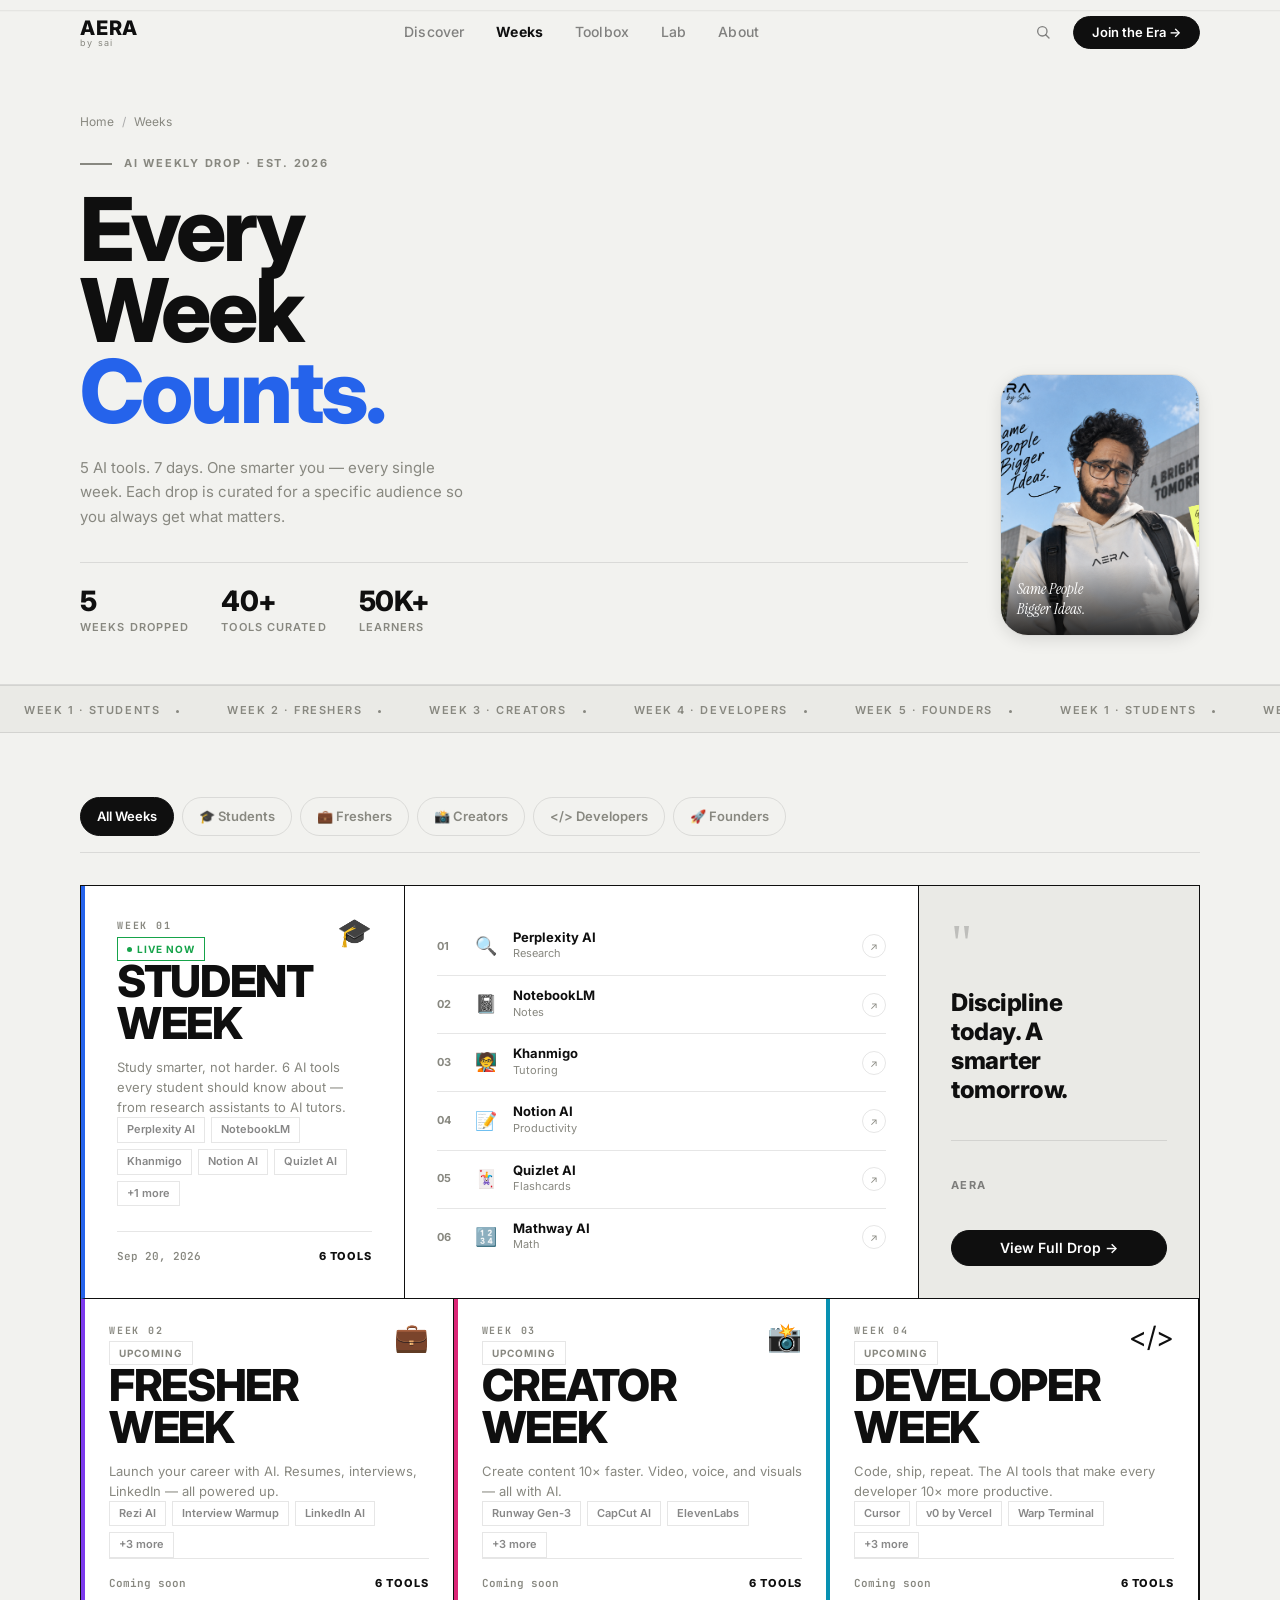
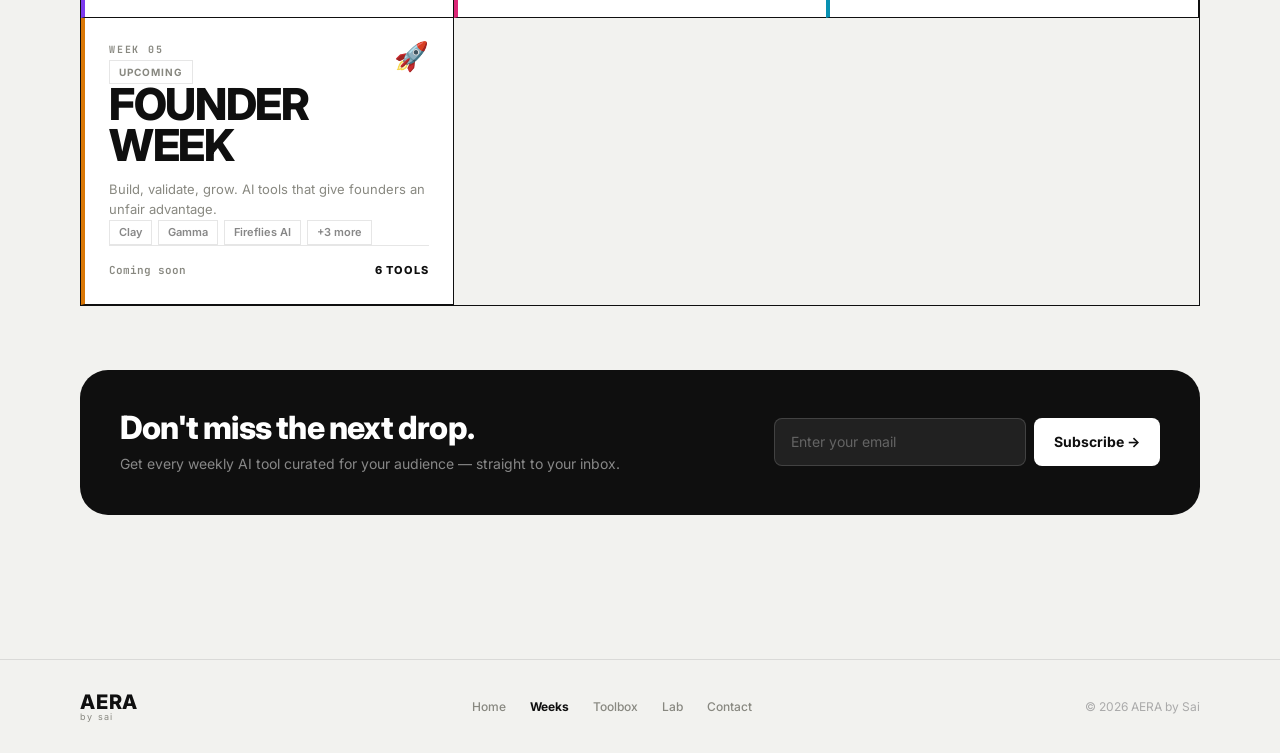
<file: weeks.html>
<!DOCTYPE html>
<html lang="en">
<head>
  <meta charset="UTF-8" />
  <meta name="viewport" content="width=device-width, initial-scale=1.0" />
  <meta name="description" content="AERA by Sai — All Weeks. Browse every weekly AI tool drop curated for Students, Freshers, Creators, Developers and Founders." />
  <meta name="keywords" content="AI tools weekly, AERA weeks, student AI tools, creator AI tools, developer AI tools" />
  <meta property="og:title" content="AERA by Sai — All Weeks" />
  <meta property="og:description" content="Every weekly AI tool drop, curated by Sai. Browse by audience." />
  <meta property="og:type" content="website" />
  <title>Weeks — AERA by Sai</title>

  <!-- Google Fonts -->
  <link rel="preconnect" href="https://fonts.googleapis.com" />
  <link rel="preconnect" href="https://fonts.gstatic.com" crossorigin />
  <link href="https://fonts.googleapis.com/css2?family=Inter:wght@300;400;500;600;700;800;900&family=Instrument+Serif:ital@0;1&family=JetBrains+Mono:wght@400;500&display=swap" rel="stylesheet" />

  <!-- Shared stylesheets -->
  <link rel="stylesheet" href="css/tokens.css" />
  <link rel="stylesheet" href="css/reset.css" />
  <link rel="stylesheet" href="css/typography.css" />
  <link rel="stylesheet" href="css/components.css" />
  <link rel="stylesheet" href="css/layout.css" />
  <link rel="stylesheet" href="css/animations.css" />
  <link rel="stylesheet" href="css/sections.css" />

  <style>
    /* ══════════════════════════════════════════════
       PAGE-SPECIFIC: WEEKS PAGE
    ══════════════════════════════════════════════ */

    /* ── Page hero ── */
    .weeks-hero {
      padding-top: calc(var(--nav-h) + var(--space-12));
      padding-bottom: var(--space-12);
      border-bottom: 1px solid var(--border);
    }

    .weeks-hero-inner {
      display: grid;
      grid-template-columns: 1fr;
      gap: var(--space-8);
      align-items: end;
    }

    @media (min-width: 768px) {
      .weeks-hero-inner { grid-template-columns: 1fr auto; }
    }

    .weeks-hero-eyebrow {
      display: flex;
      align-items: center;
      gap: var(--space-3);
      margin-bottom: var(--space-4);
    }

    .weeks-hero-eyebrow-line {
      width: 32px; height: 1.5px;
      background: var(--muted);
    }

    .weeks-hero-eyebrow-text {
      font-size: 11px;
      font-weight: 700;
      text-transform: uppercase;
      letter-spacing: 0.16em;
      color: var(--muted);
    }

    .weeks-hero-title {
      font-size: clamp(48px, 7vw, 88px);
      font-weight: 800;
      line-height: 0.92;
      letter-spacing: -0.035em;
      color: var(--black);
    }

    .weeks-hero-title .accent { color: var(--accent); }

    .weeks-hero-desc {
      font-size: 15px;
      color: var(--muted);
      line-height: 1.65;
      max-width: 400px;
      margin-top: var(--space-6);
    }

    .weeks-hero-stats {
      display: flex;
      gap: var(--space-8);
      margin-top: var(--space-8);
      padding-top: var(--space-6);
      border-top: 1px solid var(--border);
    }

    .weeks-hero-stat-num {
      font-size: 28px;
      font-weight: 800;
      letter-spacing: -0.02em;
      line-height: 1;
    }
    .weeks-hero-stat-label {
      font-size: 11px;
      color: var(--muted);
      margin-top: 4px;
      text-transform: uppercase;
      letter-spacing: 0.1em;
      font-weight: 600;
    }

    /* Right side of hero */
    .weeks-hero-right {
      display: flex;
      flex-direction: column;
      gap: var(--space-3);
      align-items: flex-end;
    }

    /* ── Filter bar ── */
    .weeks-filter-bar {
      display: flex;
      align-items: center;
      gap: var(--space-2);
      padding: var(--space-4) 0;
      overflow-x: auto;
      scrollbar-width: none;
      border-bottom: 1px solid var(--border);
    }
    .weeks-filter-bar::-webkit-scrollbar { display: none; }

    .weeks-filter-btn {
      display: inline-flex;
      align-items: center;
      gap: 6px;
      padding: 8px 16px;
      border-radius: var(--radius-pill);
      font-size: 13px;
      font-weight: 600;
      border: 1.5px solid var(--border);
      color: var(--muted);
      white-space: nowrap;
      transition: all var(--duration-fast);
      background: transparent;
      cursor: pointer;
    }
    .weeks-filter-btn:hover {
      border-color: var(--black-20);
      color: var(--black);
      background: var(--black-04);
    }
    .weeks-filter-btn.active {
      background: var(--black);
      color: var(--white);
      border-color: var(--black);
    }

    /* ── Weeks grid ── */
    .weeks-main {
      padding: var(--space-12) 0 var(--space-20);
    }

    .weeks-grid {
      display: grid;
      grid-template-columns: 1fr;
      gap: 0;
      border: 1.5px solid var(--black);
    }

    @media (min-width: 640px) {
      .weeks-grid { grid-template-columns: repeat(2, 1fr); }
    }
    @media (min-width: 1000px) {
      .weeks-grid { grid-template-columns: repeat(3, 1fr); }
    }

    /* ── Week card — flat minimal ── */
    .week-card {
      background: var(--white);
      border-right: 1.5px solid var(--black);
      border-bottom: 1.5px solid var(--black);
      overflow: hidden;
      display: flex;
      flex-direction: column;
      cursor: pointer;
      position: relative;
      transition: background var(--duration-fast), color var(--duration-fast);
    }

    /* Remove right border on last column */
    @media (min-width: 1000px) {
      .weeks-grid > .week-card:nth-child(3n) { border-right: none; }
    }
    @media (min-width: 640px) and (max-width: 999px) {
      .weeks-grid > .week-card:nth-child(2n) { border-right: none; }
    }
    @media (max-width: 639px) {
      .weeks-grid > .week-card { border-right: none; }
    }

    .week-card:hover {
      background: var(--black);
      color: var(--white);
    }
    .week-card:hover .week-card-num,
    .week-card:hover .week-card-tagline,
    .week-card:hover .week-card-date,
    .week-card:hover .wk-tool-cat,
    .week-card:hover .wk-tool-num {
      color: rgba(255,255,255,0.5);
    }
    .week-card:hover .week-card-tool-tag {
      background: rgba(255,255,255,0.1);
      color: rgba(255,255,255,0.7);
    }
    .week-card:hover .week-card-footer,
    .week-card:hover .wk-tool-row,
    .week-card:hover .week-card-top-row {
      border-color: rgba(255,255,255,0.12);
    }
    .week-card:hover .wk-tool-arrow {
      border-color: rgba(255,255,255,0.3);
      color: var(--white);
    }
    .week-card:hover .week-card-status.upcoming {
      background: rgba(255,255,255,0.1);
      color: rgba(255,255,255,0.6);
    }
    .week-card:hover .week-card-status.live {
      background: rgba(34,197,94,0.2);
    }

    /* No coloured top band — replaced by left accent line on body */
    .week-card-band { display: none; }

    .week-card-body {
      padding: var(--space-6);
      display: flex;
      flex-direction: column;
      gap: var(--space-5);
      flex: 1;
    }

    .week-card-top-row {
      display: flex;
      align-items: center;
      justify-content: space-between;
      padding-bottom: var(--space-4);
      border-bottom: 1px solid var(--border);
    }

    .week-card-top {
      display: flex;
      align-items: flex-start;
      justify-content: space-between;
    }

    .week-card-num {
      font-size: 10px;
      font-weight: 700;
      text-transform: uppercase;
      letter-spacing: 0.18em;
      color: var(--muted);
      font-family: var(--font-mono);
    }

    .week-card-status {
      display: inline-flex;
      align-items: center;
      gap: 5px;
      font-size: 10px;
      font-weight: 700;
      text-transform: uppercase;
      letter-spacing: 0.1em;
      padding: 3px 9px;
      border: 1px solid transparent;
    }
    .week-card-status.live {
      border-color: #16a34a;
      color: #16a34a;
      background: transparent;
    }
    .week-card-status.upcoming {
      border-color: var(--border);
      color: var(--muted);
      background: transparent;
    }
    .week-card-status.live::before {
      content: '';
      width: 5px; height: 5px;
      border-radius: 50%;
      background: #16a34a;
      animation: pulse-dot 1.8s ease-in-out infinite;
    }

    .week-card-emoji {
      font-size: 28px;
      line-height: 1;
    }

    .week-card-theme {
      font-size: clamp(32px, 3.5vw, 44px);
      font-weight: 800;
      letter-spacing: -0.03em;
      line-height: 0.95;
      text-transform: uppercase;
    }

    .week-card-tagline {
      font-size: 13px;
      color: var(--muted);
      line-height: 1.55;
    }

    .week-card-tools {
      display: flex;
      flex-wrap: wrap;
      gap: 6px;
    }

    .week-card-tool-tag {
      font-size: 11px;
      font-weight: 600;
      color: var(--black-50);
      background: transparent;
      border: 1px solid var(--border);
      padding: 3px 9px;
      transition: all var(--duration-fast);
    }

    .week-card-footer {
      display: flex;
      align-items: center;
      justify-content: space-between;
      padding-top: var(--space-4);
      border-top: 1px solid var(--border);
      margin-top: auto;
    }

    .week-card-date {
      font-size: 11px;
      color: var(--muted);
      font-weight: 600;
      font-family: var(--font-mono);
    }

    .week-card-count {
      font-size: 11px;
      font-weight: 800;
      color: var(--black);
      text-transform: uppercase;
      letter-spacing: 0.08em;
    }
    .week-card:hover .week-card-count { color: var(--white); }

    /* ── Featured / current week card ── */
    .week-card.featured {
      grid-column: 1 / -1;
      flex-direction: column;
      border-right: none;
    }
    /* Featured card body: override to use the standard layout */
    .week-card.featured .week-card-body {
      display: grid;
      grid-template-columns: 1fr;
      gap: 0;
      padding: 0;
    }
    @media (min-width: 900px) {
      .week-card.featured .week-card-body {
        grid-template-columns: 320px 1fr 280px;
      }
    }
    .week-card.featured .week-card-band { display: none; }

    .week-card-featured-left {
      padding: var(--space-8);
      display: flex;
      flex-direction: column;
      gap: var(--space-5);
      border-right: 1.5px solid var(--black);
    }

    .week-card-featured-center {
      padding: var(--space-8);
      display: flex;
      flex-direction: column;
      gap: 0;
      border-right: 1.5px solid var(--black);
    }

    @media (max-width: 899px) {
      .week-card-featured-left { border-right: none; border-bottom: 1.5px solid var(--black); }
      .week-card-featured-center { border-right: none; border-bottom: 1.5px solid var(--black); padding: var(--space-6); }
    }

    .week-card-featured-right {
      padding: var(--space-8);
      background: var(--bg-surface);
      display: flex;
      flex-direction: column;
      justify-content: space-between;
    }

    .week-card:hover .week-card-featured-right {
      background: rgba(255,255,255,0.06);
    }
    .week-card:hover .week-card-featured-left,
    .week-card:hover .week-card-featured-center {
      border-color: rgba(255,255,255,0.15);
    }

    /* ── Tool row inside week detail ── */
    .wk-tool-row {
      display: flex;
      align-items: center;
      gap: var(--space-4);
      padding: var(--space-3) 0;
      border-bottom: 1px solid var(--border);
      transition: background var(--duration-fast);
      cursor: pointer;
      text-decoration: none;
    }
    .wk-tool-row:last-child { border-bottom: none; }
    .wk-tool-row:hover { opacity: 0.75; }

    .wk-tool-num {
      font-size: 11px;
      font-weight: 700;
      color: var(--muted);
      letter-spacing: 0.04em;
      width: 22px;
      flex-shrink: 0;
    }

    .wk-tool-icon {
      font-size: 18px;
      flex-shrink: 0;
    }

    .wk-tool-info { flex: 1; min-width: 0; }

    .wk-tool-name {
      font-size: 13px;
      font-weight: 700;
      line-height: 1.2;
    }

    .wk-tool-cat {
      font-size: 11px;
      color: var(--muted);
    }

    .wk-tool-arrow {
      width: 24px; height: 24px;
      border-radius: 50%;
      border: 1.5px solid var(--border);
      display: flex; align-items: center; justify-content: center;
      font-size: 10px;
      color: var(--muted);
      flex-shrink: 0;
      transition: all var(--duration-fast);
    }
    .wk-tool-row:hover .wk-tool-arrow {
      background: var(--black);
      color: var(--white);
      border-color: var(--black);
    }

    /* ── Coming soon card ── */
    .week-card.coming-soon {
      opacity: 0.5;
      pointer-events: none;
    }

    /* Accent colours per week — now left border on body */
    .band-students    { display: none; }
    .band-freshers    { display: none; }
    .band-creators    { display: none; }
    .band-developers  { display: none; }
    .band-founders    { display: none; }

    /* Audience accent as left border on card */
    [data-audience="students"]  { border-left: 4px solid #2563eb; }
    [data-audience="freshers"]  { border-left: 4px solid #7c3aed; }
    [data-audience="creators"]  { border-left: 4px solid #db2777; }
    [data-audience="developers"]{ border-left: 4px solid #0891b2; }
    [data-audience="founders"]  { border-left: 4px solid #d97706; }

    /* Featured card: left accent as top border instead */
    .week-card.featured[data-audience="students"]  { border-left: 4px solid #2563eb; border-top: none; }

    /* ── Quote panel inside featured card ── */
    .featured-quote-mark {
      font-size: 52px;
      line-height: 1;
      color: var(--black-20);
      font-family: Georgia, serif;
    }
    .featured-quote-text {
      font-size: clamp(18px, 2vw, 24px);
      font-weight: 800;
      line-height: 1.2;
      letter-spacing: -0.02em;
    }
    .featured-quote-attr {
      font-size: 11px;
      font-weight: 700;
      text-transform: uppercase;
      letter-spacing: 0.12em;
      color: var(--black-50);
    }

    /* ── Newsletter band ── */
    .weeks-newsletter-band {
      background: var(--black);
      border-radius: var(--radius-2xl);
      padding: var(--space-10) var(--space-10);
      display: grid;
      grid-template-columns: 1fr;
      gap: var(--space-8);
      margin: 0 0 var(--space-16);
    }
    @media (min-width: 640px) {
      .weeks-newsletter-band {
        grid-template-columns: 1fr auto;
        align-items: center;
        gap: var(--space-12);
      }
    }

    .weeks-newsletter-band h3 {
      font-size: clamp(22px, 3vw, 32px);
      font-weight: 800;
      letter-spacing: -0.025em;
      line-height: 1.1;
      color: var(--white);
    }

    .weeks-newsletter-band p {
      font-size: 14px;
      color: rgba(255,255,255,0.5);
      margin-top: var(--space-2);
      line-height: 1.55;
    }

    .weeks-newsletter-form {
      display: flex;
      gap: var(--space-2);
      min-width: 300px;
      flex-shrink: 0;
    }

    @media (max-width: 480px) {
      .weeks-newsletter-form { flex-direction: column; }
    }

    .weeks-newsletter-input {
      flex: 1;
      padding: 12px 16px;
      border-radius: var(--radius-md);
      border: 1.5px solid rgba(255,255,255,0.15);
      background: rgba(255,255,255,0.08);
      color: var(--white);
      font-size: var(--text-sm);
      outline: none;
      transition: border-color var(--duration-fast);
    }
    .weeks-newsletter-input:focus { border-color: rgba(255,255,255,0.4); }
    .weeks-newsletter-input::placeholder { color: rgba(255,255,255,0.3); }

    .weeks-newsletter-btn {
      padding: 12px 20px;
      background: var(--white);
      color: var(--black);
      border-radius: var(--radius-md);
      font-size: var(--text-sm);
      font-weight: 700;
      white-space: nowrap;
      transition: background var(--duration-fast);
    }
    .weeks-newsletter-btn:hover { background: var(--bg-surface); }

    /* ── Breadcrumb ── */
    .breadcrumb {
      display: flex;
      align-items: center;
      gap: var(--space-2);
      font-size: 12px;
      color: var(--muted);
      margin-bottom: var(--space-6);
    }
    .breadcrumb a { color: var(--muted); transition: color var(--duration-fast); }
    .breadcrumb a:hover { color: var(--black); }
    .breadcrumb-sep { color: var(--muted-light); }

    /* hidden by filter */
    .week-card[data-hidden="true"] { display: none; }
  </style>
</head>
<body>

  <!-- ═══════════════════════════════════════════
       NAVIGATION
  ═══════════════════════════════════════════ -->
  <nav id="nav" role="navigation" aria-label="Main navigation">
    <div class="container">
      <div class="nav-inner">

        <a href="index.html" class="nav-logo" aria-label="AERA by Sai — home">
          <span class="nav-logo-main">AERA</span>
          <span class="nav-logo-sub">by Sai</span>
        </a>

        <ul class="nav-links" role="list">
          <li><a href="index.html#this-week" class="nav-link">Discover</a></li>
          <li><a href="weeks.html" class="nav-link" style="color:var(--black);font-weight:700;">Weeks</a></li>
          <li><a href="index.html#trending-tools" class="nav-link">Toolbox</a></li>
          <li><a href="index.html#lab-band" class="nav-link">Lab</a></li>
          <li><a href="index.html#footer-section" class="nav-link">About</a></li>
        </ul>

        <div class="nav-right">
          <button class="nav-search-btn" aria-label="Search">
            <svg width="16" height="16" viewBox="0 0 24 24" fill="none" stroke="currentColor" stroke-width="2" stroke-linecap="round"><circle cx="11" cy="11" r="7"/><path d="M16.5 16.5L21 21"/></svg>
          </button>
          <a href="index.html#footer-section" class="btn btn-primary" style="font-size:13px;padding:9px 18px;">Join the Era →</a>
          <button id="nav-hamburger" class="nav-hamburger" aria-label="Toggle mobile menu" aria-expanded="false">
            <span></span><span></span><span></span>
          </button>
        </div>

      </div>
    </div>
  </nav>

  <!-- Mobile Drawer -->
  <nav id="mobile-drawer" aria-label="Mobile navigation">
    <a href="index.html#this-week" class="drawer-link">Discover</a>
    <a href="weeks.html" class="drawer-link">Weeks</a>
    <a href="index.html#trending-tools" class="drawer-link">Toolbox</a>
    <a href="index.html#lab-band" class="drawer-link">Lab</a>
    <a href="index.html#footer-section" class="drawer-link">About</a>
    <div class="divider" style="margin:8px 0"></div>
    <a href="index.html#footer-section" class="btn btn-primary" style="width:fit-content;margin-top:8px;">Join the Era →</a>
  </nav>

  <!-- ═══════════════════════════════════════════
       PAGE HERO
  ═══════════════════════════════════════════ -->
  <section class="weeks-hero" aria-labelledby="weeks-page-title">
    <div class="container">

      <nav class="breadcrumb" aria-label="Breadcrumb">
        <a href="index.html">Home</a>
        <span class="breadcrumb-sep">/</span>
        <span>Weeks</span>
      </nav>

      <div class="weeks-hero-inner">

        <div class="reveal">
          <div class="weeks-hero-eyebrow">
            <div class="weeks-hero-eyebrow-line"></div>
            <span class="weeks-hero-eyebrow-text">AI Weekly Drop · Est. 2026</span>
          </div>

          <h1 id="weeks-page-title" class="weeks-hero-title">
            Every<br>Week<br><span class="accent">Counts.</span>
          </h1>

          <p class="weeks-hero-desc">
            5 AI tools. 7 days. One smarter you — every single week. Each drop is curated for a specific audience so you always get what matters.
          </p>

          <div class="weeks-hero-stats">
            <div>
              <div class="weeks-hero-stat-num">5</div>
              <div class="weeks-hero-stat-label">Weeks dropped</div>
            </div>
            <div>
              <div class="weeks-hero-stat-num">40+</div>
              <div class="weeks-hero-stat-label">Tools curated</div>
            </div>
            <div>
              <div class="weeks-hero-stat-num">50K+</div>
              <div class="weeks-hero-stat-label">Learners</div>
            </div>
          </div>
        </div>

        <div class="weeks-hero-right reveal" style="transition-delay:150ms;">
          <!-- Portrait card -->
          <div style="width:200px;border-radius:var(--radius-2xl);overflow:hidden;border:1px solid var(--border);box-shadow:var(--shadow-md);position:relative;">
            <img src="assets/sai.png" alt="Sai — AERA founder" style="width:100%;height:260px;object-fit:cover;object-position:center top;display:block;" />
            <div style="position:absolute;bottom:0;left:0;right:0;background:linear-gradient(to top,rgba(15,15,15,0.85),transparent);padding:var(--space-4);">
              <div style="font-family:'Instrument Serif',Georgia,serif;font-size:15px;font-style:italic;color:var(--white);line-height:1.3;">Same People<br>Bigger Ideas.</div>
            </div>
          </div>
        </div>

      </div>
    </div>
  </section>

  <!-- ═══════════════════════════════════════════
       TICKER
  ═══════════════════════════════════════════ -->
  <div class="ticker-wrap" aria-hidden="true">
    <div class="ticker-inner">
      <span class="ticker-item">WEEK 1 · STUDENTS <span class="ticker-dot"></span></span>
      <span class="ticker-item">WEEK 2 · FRESHERS <span class="ticker-dot"></span></span>
      <span class="ticker-item">WEEK 3 · CREATORS <span class="ticker-dot"></span></span>
      <span class="ticker-item">WEEK 4 · DEVELOPERS <span class="ticker-dot"></span></span>
      <span class="ticker-item">WEEK 5 · FOUNDERS <span class="ticker-dot"></span></span>
      <span class="ticker-item">WEEK 1 · STUDENTS <span class="ticker-dot"></span></span>
      <span class="ticker-item">WEEK 2 · FRESHERS <span class="ticker-dot"></span></span>
      <span class="ticker-item">WEEK 3 · CREATORS <span class="ticker-dot"></span></span>
      <span class="ticker-item">WEEK 4 · DEVELOPERS <span class="ticker-dot"></span></span>
      <span class="ticker-item">WEEK 5 · FOUNDERS <span class="ticker-dot"></span></span>
    </div>
  </div>

  <!-- ═══════════════════════════════════════════
       FILTER + WEEKS GRID
  ═══════════════════════════════════════════ -->
  <main class="weeks-main">
    <div class="container">

      <!-- Filter bar -->
      <div class="weeks-filter-bar" role="group" aria-label="Filter weeks by audience">
        <button class="weeks-filter-btn active" data-filter="all" id="filter-all">All Weeks</button>
        <button class="weeks-filter-btn" data-filter="students" id="filter-students">🎓 Students</button>
        <button class="weeks-filter-btn" data-filter="freshers" id="filter-freshers">💼 Freshers</button>
        <button class="weeks-filter-btn" data-filter="creators" id="filter-creators">📸 Creators</button>
        <button class="weeks-filter-btn" data-filter="developers" id="filter-developers">&lt;/&gt; Developers</button>
        <button class="weeks-filter-btn" data-filter="founders" id="filter-founders">🚀 Founders</button>
      </div>

      <!-- Weeks grid -->
      <div class="weeks-grid reveal-group" id="weeks-grid" style="margin-top:var(--space-8);border:1.5px solid var(--black);">

        <!-- ══ WEEK 1 · STUDENTS — FEATURED ══ -->
        <article class="week-card featured reveal" data-audience="students" id="week-1">
          <div class="week-card-band band-students"></div>
          <div class="week-card-body">

            <!-- Left: main info -->
            <div class="week-card-featured-left">
              <div class="week-card-top">
                <div>
                  <div class="week-card-num">Week 01</div>
                  <span class="week-card-status live">Live Now</span>
                </div>
                <div class="week-card-emoji">🎓</div>
              </div>

              <div>
                <div class="week-card-theme">Student<br>Week</div>
                <p class="week-card-tagline" style="margin-top:var(--space-3);">
                  Study smarter, not harder. 6 AI tools every student should know about — from research assistants to AI tutors.
                </p>
              </div>

              <div class="week-card-tools">
                <span class="week-card-tool-tag">Perplexity AI</span>
                <span class="week-card-tool-tag">NotebookLM</span>
                <span class="week-card-tool-tag">Khanmigo</span>
                <span class="week-card-tool-tag">Notion AI</span>
                <span class="week-card-tool-tag">Quizlet AI</span>
                <span class="week-card-tool-tag">+1 more</span>
              </div>

              <div class="week-card-footer">
                <span class="week-card-date">Sep 20, 2026</span>
                <span class="week-card-count">6 Tools</span>
              </div>
            </div>

            <!-- Center: numbered tool list -->
            <div class="week-card-featured-center">
              <a href="#" class="wk-tool-row">
                <span class="wk-tool-num">01</span>
                <span class="wk-tool-icon">🔍</span>
                <div class="wk-tool-info">
                  <div class="wk-tool-name">Perplexity AI</div>
                  <div class="wk-tool-cat">Research</div>
                </div>
                <span class="wk-tool-arrow">↗</span>
              </a>
              <a href="#" class="wk-tool-row">
                <span class="wk-tool-num">02</span>
                <span class="wk-tool-icon">📓</span>
                <div class="wk-tool-info">
                  <div class="wk-tool-name">NotebookLM</div>
                  <div class="wk-tool-cat">Notes</div>
                </div>
                <span class="wk-tool-arrow">↗</span>
              </a>
              <a href="#" class="wk-tool-row">
                <span class="wk-tool-num">03</span>
                <span class="wk-tool-icon">🧑‍🏫</span>
                <div class="wk-tool-info">
                  <div class="wk-tool-name">Khanmigo</div>
                  <div class="wk-tool-cat">Tutoring</div>
                </div>
                <span class="wk-tool-arrow">↗</span>
              </a>
              <a href="#" class="wk-tool-row">
                <span class="wk-tool-num">04</span>
                <span class="wk-tool-icon">📝</span>
                <div class="wk-tool-info">
                  <div class="wk-tool-name">Notion AI</div>
                  <div class="wk-tool-cat">Productivity</div>
                </div>
                <span class="wk-tool-arrow">↗</span>
              </a>
              <a href="#" class="wk-tool-row">
                <span class="wk-tool-num">05</span>
                <span class="wk-tool-icon">🃏</span>
                <div class="wk-tool-info">
                  <div class="wk-tool-name">Quizlet AI</div>
                  <div class="wk-tool-cat">Flashcards</div>
                </div>
                <span class="wk-tool-arrow">↗</span>
              </a>
              <a href="#" class="wk-tool-row">
                <span class="wk-tool-num">06</span>
                <span class="wk-tool-icon">🔢</span>
                <div class="wk-tool-info">
                  <div class="wk-tool-name">Mathway AI</div>
                  <div class="wk-tool-cat">Math</div>
                </div>
                <span class="wk-tool-arrow">↗</span>
              </a>
            </div>

            <!-- Right: quote panel -->
            <div class="week-card-featured-right">
              <div class="featured-quote-mark">"</div>
              <div class="featured-quote-text">
                Discipline<br>today. A<br>smarter<br>tomorrow.
              </div>
              <div style="height:1px;background:rgba(15,15,15,0.1);margin:var(--space-4) 0;"></div>
              <div class="featured-quote-attr">AERA</div>
              <a href="index.html#this-week" class="btn btn-primary" style="margin-top:var(--space-4);width:100%;justify-content:center;">
                View Full Drop →
              </a>
            </div>

          </div>
        </article>

        <!-- ══ WEEK 2 · FRESHERS ══ -->
        <article class="week-card reveal" data-audience="freshers" id="week-2" style="transition-delay:70ms">
          <div class="week-card-band band-freshers"></div>
          <div class="week-card-body">
            <div class="week-card-top">
              <div>
                <div class="week-card-num">Week 02</div>
                <span class="week-card-status upcoming">Upcoming</span>
              </div>
              <div class="week-card-emoji">💼</div>
            </div>
            <div>
              <div class="week-card-theme">Fresher<br>Week</div>
              <p class="week-card-tagline" style="margin-top:var(--space-3);">
                Launch your career with AI. Resumes, interviews, LinkedIn — all powered up.
              </p>
            </div>
            <div class="week-card-tools">
              <span class="week-card-tool-tag">Rezi AI</span>
              <span class="week-card-tool-tag">Interview Warmup</span>
              <span class="week-card-tool-tag">LinkedIn AI</span>
              <span class="week-card-tool-tag">+3 more</span>
            </div>
            <div class="week-card-footer">
              <span class="week-card-date">Coming soon</span>
              <span class="week-card-count">6 Tools</span>
            </div>
          </div>
        </article>

        <!-- ══ WEEK 3 · CREATORS ══ -->
        <article class="week-card reveal" data-audience="creators" id="week-3" style="transition-delay:140ms">
          <div class="week-card-band band-creators"></div>
          <div class="week-card-body">
            <div class="week-card-top">
              <div>
                <div class="week-card-num">Week 03</div>
                <span class="week-card-status upcoming">Upcoming</span>
              </div>
              <div class="week-card-emoji">📸</div>
            </div>
            <div>
              <div class="week-card-theme">Creator<br>Week</div>
              <p class="week-card-tagline" style="margin-top:var(--space-3);">
                Create content 10× faster. Video, voice, and visuals — all with AI.
              </p>
            </div>
            <div class="week-card-tools">
              <span class="week-card-tool-tag">Runway Gen-3</span>
              <span class="week-card-tool-tag">CapCut AI</span>
              <span class="week-card-tool-tag">ElevenLabs</span>
              <span class="week-card-tool-tag">+3 more</span>
            </div>
            <div class="week-card-footer">
              <span class="week-card-date">Coming soon</span>
              <span class="week-card-count">6 Tools</span>
            </div>
          </div>
        </article>

        <!-- ══ WEEK 4 · DEVELOPERS ══ -->
        <article class="week-card reveal" data-audience="developers" id="week-4" style="transition-delay:210ms">
          <div class="week-card-band band-developers"></div>
          <div class="week-card-body">
            <div class="week-card-top">
              <div>
                <div class="week-card-num">Week 04</div>
                <span class="week-card-status upcoming">Upcoming</span>
              </div>
              <div class="week-card-emoji">&lt;/&gt;</div>
            </div>
            <div>
              <div class="week-card-theme">Developer<br>Week</div>
              <p class="week-card-tagline" style="margin-top:var(--space-3);">
                Code, ship, repeat. The AI tools that make every developer 10× more productive.
              </p>
            </div>
            <div class="week-card-tools">
              <span class="week-card-tool-tag">Cursor</span>
              <span class="week-card-tool-tag">v0 by Vercel</span>
              <span class="week-card-tool-tag">Warp Terminal</span>
              <span class="week-card-tool-tag">+3 more</span>
            </div>
            <div class="week-card-footer">
              <span class="week-card-date">Coming soon</span>
              <span class="week-card-count">6 Tools</span>
            </div>
          </div>
        </article>

        <!-- ══ WEEK 5 · FOUNDERS ══ -->
        <article class="week-card reveal" data-audience="founders" id="week-5" style="transition-delay:280ms">
          <div class="week-card-band band-founders"></div>
          <div class="week-card-body">
            <div class="week-card-top">
              <div>
                <div class="week-card-num">Week 05</div>
                <span class="week-card-status upcoming">Upcoming</span>
              </div>
              <div class="week-card-emoji">🚀</div>
            </div>
            <div>
              <div class="week-card-theme">Founder<br>Week</div>
              <p class="week-card-tagline" style="margin-top:var(--space-3);">
                Build, validate, grow. AI tools that give founders an unfair advantage.
              </p>
            </div>
            <div class="week-card-tools">
              <span class="week-card-tool-tag">Clay</span>
              <span class="week-card-tool-tag">Gamma</span>
              <span class="week-card-tool-tag">Fireflies AI</span>
              <span class="week-card-tool-tag">+3 more</span>
            </div>
            <div class="week-card-footer">
              <span class="week-card-date">Coming soon</span>
              <span class="week-card-count">6 Tools</span>
            </div>
          </div>
        </article>

      </div>

      <!-- Newsletter band -->
      <div class="weeks-newsletter-band reveal" style="margin-top:var(--space-16);">
        <div>
          <h3>Don't miss the next drop.</h3>
          <p>Get every weekly AI tool curated for your audience — straight to your inbox.</p>
        </div>
        <form class="weeks-newsletter-form" onsubmit="return handleWeeksNewsletter(event);" aria-label="Newsletter signup">
          <input
            id="weeks-email"
            type="email"
            class="weeks-newsletter-input"
            placeholder="Enter your email"
            aria-label="Email address"
            autocomplete="email"
          />
          <button type="submit" class="weeks-newsletter-btn" id="weeks-submit">
            Subscribe →
          </button>
        </form>
      </div>

    </div>
  </main>

  <!-- ═══════════════════════════════════════════
       FOOTER
  ═══════════════════════════════════════════ -->
  <footer style="border-top:1px solid var(--border);padding:var(--space-8) 0;" role="contentinfo">
    <div class="container">
      <div style="display:flex;align-items:center;justify-content:space-between;flex-wrap:wrap;gap:var(--space-4);">
        <a href="index.html" class="nav-logo" style="text-decoration:none;">
          <span class="nav-logo-main">AERA</span>
          <span class="nav-logo-sub">by Sai</span>
        </a>
        <nav style="display:flex;gap:var(--space-6);flex-wrap:wrap;" aria-label="Footer links">
          <a href="index.html" class="footer-bottom-link">Home</a>
          <a href="weeks.html" class="footer-bottom-link" style="color:var(--black);font-weight:700;">Weeks</a>
          <a href="index.html#trending-tools" class="footer-bottom-link">Toolbox</a>
          <a href="index.html#lab-band" class="footer-bottom-link">Lab</a>
          <a href="mailto:hello@aerabysai.com" class="footer-bottom-link">Contact</a>
        </nav>
        <p style="font-size:12px;color:var(--muted-light);">© 2026 AERA by Sai</p>
      </div>
    </div>
  </footer>

  <!-- ═══════════════════════════════════════════
       SCRIPTS
  ═══════════════════════════════════════════ -->
  <script>
    // ── Navigation scroll ──
    const nav = document.getElementById('nav');
    window.addEventListener('scroll', () => {
      nav.classList.toggle('scrolled', window.scrollY > 20);
    }, { passive: true });

    // ── Mobile hamburger ──
    const hamburger = document.getElementById('nav-hamburger');
    const drawer    = document.getElementById('mobile-drawer');
    hamburger.addEventListener('click', () => {
      const open = hamburger.classList.toggle('open');
      drawer.classList.toggle('open', open);
      hamburger.setAttribute('aria-expanded', open);
    });
    drawer.querySelectorAll('a').forEach(a => {
      a.addEventListener('click', () => {
        hamburger.classList.remove('open');
        drawer.classList.remove('open');
        hamburger.setAttribute('aria-expanded', 'false');
      });
    });

    // ── Reveal on scroll ──
    const reveals = document.querySelectorAll('.reveal');
    const revealObserver = new IntersectionObserver((entries) => {
      entries.forEach(entry => {
        if (entry.isIntersecting) {
          entry.target.classList.add('revealed');
          revealObserver.unobserve(entry.target);
        }
      });
    }, { threshold: 0.08, rootMargin: '0px 0px -30px 0px' });
    reveals.forEach(el => revealObserver.observe(el));

    // ── Filter ──
    const filterBtns = document.querySelectorAll('.weeks-filter-btn');
    const weekCards  = document.querySelectorAll('#weeks-grid .week-card');

    filterBtns.forEach(btn => {
      btn.addEventListener('click', () => {
        const filter = btn.dataset.filter;

        // update active state
        filterBtns.forEach(b => b.classList.remove('active'));
        btn.classList.add('active');

        // show/hide cards
        weekCards.forEach(card => {
          const audience = card.dataset.audience;
          if (filter === 'all' || audience === filter) {
            card.removeAttribute('data-hidden');
            card.style.display = '';
          } else {
            card.style.display = 'none';
          }
        });

        // When filter is active, remove featured layout (make all equal)
        if (filter !== 'all') {
          document.querySelectorAll('.week-card.featured').forEach(c => {
            if (c.style.display !== 'none') {
              // keep featured card but constrain width
            }
          });
        }
      });
    });

    // ── Newsletter ──
    function handleWeeksNewsletter(e) {
      e.preventDefault();
      const input = document.getElementById('weeks-email');
      const btn   = document.getElementById('weeks-submit');
      if (!input.value.includes('@')) {
        input.style.borderColor = '#ef4444';
        setTimeout(() => { input.style.borderColor = ''; }, 2000);
        return false;
      }
      btn.textContent = '✓ You\'re in!';
      btn.style.background = '#f0fdf4';
      btn.style.color = '#16a34a';
      input.value = '';
      setTimeout(() => {
        btn.textContent = 'Subscribe →';
        btn.style.background = '';
        btn.style.color = '';
      }, 3000);
      return false;
    }
  </script>

</body>
</html>
</file>
<file: css/tokens.css>
/* ============================================================
   AERA by Sai — Design Tokens (Light Editorial Theme)
   ============================================================ */

:root {
  /* ── Colour Palette ── */
  --bg:            #f2f2ef;
  --bg-surface:    #eaeae6;
  --bg-raised:     #ffffff;
  --bg-card:       #ffffff;
  --bg-dark:       #0f0f0f;
  --bg-blue:       #d4e4f7;

  --accent:        #2563eb;
  --accent-glow:   #1d4ed8;
  --accent-dim:    rgba(37,99,235,0.08);
  --accent-border: rgba(37,99,235,0.2);

  --black:         #0f0f0f;
  --black-80:      rgba(15,15,15,0.8);
  --black-50:      rgba(15,15,15,0.5);
  --black-20:      rgba(15,15,15,0.2);
  --black-08:      rgba(15,15,15,0.08);
  --black-04:      rgba(15,15,15,0.04);

  --white:         #ffffff;
  --white-80:      rgba(255,255,255,0.8);
  --white-50:      rgba(255,255,255,0.5);
  --white-20:      rgba(255,255,255,0.2);

  --muted:         #888880;
  --muted-light:   #aaaaaa;
  --border:        rgba(15,15,15,0.1);
  --border-strong: rgba(15,15,15,0.2);

  /* ── Typography ── */
  --font-display:  'Instrument Serif', 'Georgia', serif;
  --font-sans:     'Inter', 'Helvetica Neue', sans-serif;
  --font-body:     'Inter', sans-serif;
  --font-mono:     'JetBrains Mono', monospace;

  /* Display scale */
  --text-mega:     clamp(60px, 9vw, 120px);
  --text-hero:     clamp(44px, 6vw, 80px);
  --text-xl:       clamp(28px, 3.5vw, 48px);
  --text-lg:       clamp(20px, 2.5vw, 30px);
  --text-md:       clamp(17px, 1.8vw, 20px);
  --text-base:     16px;
  --text-sm:       14px;
  --text-xs:       12px;

  /* ── Spacing ── */
  --space-1:   4px;
  --space-2:   8px;
  --space-3:   12px;
  --space-4:   16px;
  --space-6:   24px;
  --space-8:   32px;
  --space-10:  40px;
  --space-12:  48px;
  --space-16:  64px;
  --space-20:  80px;
  --space-24:  96px;
  --space-32:  128px;

  /* ── Radius ── */
  --radius-sm:   4px;
  --radius-md:   8px;
  --radius-lg:   12px;
  --radius-xl:   20px;
  --radius-2xl:  28px;
  --radius-pill: 999px;

  /* ── Shadows ── */
  --shadow-sm:   0 1px 3px rgba(0,0,0,0.08), 0 1px 2px rgba(0,0,0,0.06);
  --shadow-md:   0 4px 16px rgba(0,0,0,0.10);
  --shadow-lg:   0 8px 40px rgba(0,0,0,0.12);
  --shadow-card: 0 2px 8px rgba(0,0,0,0.06), 0 0 0 1px rgba(0,0,0,0.04);

  /* ── Transitions ── */
  --ease-out-expo: cubic-bezier(0.16, 1, 0.3, 1);
  --ease-in-out:   cubic-bezier(0.4, 0, 0.2, 1);
  --duration-fast: 200ms;
  --duration-mid:  400ms;
  --duration-slow: 700ms;

  /* ── Layout ── */
  --max-w:       1200px;
  --nav-h:       64px;
}
</file>
<file: css/typography.css>
/* ============================================================
   AERA by Sai — Typography (Light Editorial)
   ============================================================ */

/* ── Display headings ── */
.t-mega {
  font-family: var(--font-sans);
  font-size: var(--text-mega);
  font-weight: 800;
  line-height: 0.92;
  letter-spacing: -0.03em;
  color: var(--black);
}

.t-hero {
  font-family: var(--font-sans);
  font-size: var(--text-hero);
  font-weight: 800;
  line-height: 0.95;
  letter-spacing: -0.025em;
  color: var(--black);
}

.t-xl {
  font-family: var(--font-sans);
  font-size: var(--text-xl);
  font-weight: 700;
  line-height: 1.1;
  letter-spacing: -0.02em;
  color: var(--black);
}

.t-lg {
  font-family: var(--font-sans);
  font-size: var(--text-lg);
  font-weight: 600;
  line-height: 1.15;
  letter-spacing: -0.01em;
  color: var(--black);
}

.t-md {
  font-size: var(--text-md);
  font-weight: 500;
  line-height: 1.5;
  color: var(--black);
}

.t-base { font-size: var(--text-base); line-height: 1.65; }
.t-sm   { font-size: var(--text-sm); line-height: 1.5; }
.t-xs   { font-size: var(--text-xs); line-height: 1.4; }

/* ── Colour modifiers ── */
.t-accent    { color: var(--accent); }
.t-muted     { color: var(--muted); }
.t-white     { color: var(--white); }
.t-white-80  { color: var(--white-80); }
.t-upper     { text-transform: uppercase; letter-spacing: 0.1em; }
.t-mono      { font-family: var(--font-mono); }

/* ── Section overline label ── */
.overline {
  font-size: 10px;
  font-weight: 700;
  text-transform: uppercase;
  letter-spacing: 0.16em;
  color: var(--muted);
}
</file>
<file: css/components.css>
/* ============================================================
   AERA by Sai — Components (Light Editorial)
   ============================================================ */

/* ══════════════════════════════════════════════
   BUTTONS
══════════════════════════════════════════════ */
.btn {
  display: inline-flex;
  align-items: center;
  gap: var(--space-2);
  padding: 10px 20px;
  border-radius: var(--radius-pill);
  font-size: var(--text-sm);
  font-weight: 600;
  line-height: 1;
  transition: all var(--duration-fast) var(--ease-out-expo);
  white-space: nowrap;
}

.btn-primary {
  background: var(--black);
  color: var(--white);
  border: 1.5px solid var(--black);
}
.btn-primary:hover {
  background: #333;
  border-color: #333;
  transform: translateY(-1px);
}

.btn-outline {
  background: transparent;
  color: var(--black);
  border: 1.5px solid var(--border-strong);
}
.btn-outline:hover {
  background: var(--black);
  color: var(--white);
  border-color: var(--black);
}

.btn-ghost {
  background: transparent;
  color: var(--black-50);
  border: 1.5px solid var(--border);
  border-radius: var(--radius-pill);
}
.btn-ghost:hover { color: var(--black); border-color: var(--black-20); }

.btn-white {
  background: var(--white);
  color: var(--black);
  border: 1.5px solid transparent;
}
.btn-white:hover { background: var(--bg-surface); }

/* Arrow link style */
.btn-arrow {
  display: inline-flex;
  align-items: center;
  gap: 6px;
  font-size: var(--text-sm);
  font-weight: 600;
  color: var(--black);
  transition: gap var(--duration-fast);
}
.btn-arrow:hover { gap: 10px; }
.btn-arrow .arrow { transition: transform var(--duration-fast); }
.btn-arrow:hover .arrow { transform: translateX(3px); }

/* Icon circle button */
.btn-circle {
  width: 38px; height: 38px;
  border-radius: 50%;
  display: flex; align-items: center; justify-content: center;
  border: 1.5px solid var(--border-strong);
  color: var(--black);
  transition: all var(--duration-fast);
  flex-shrink: 0;
}
.btn-circle:hover { background: var(--black); color: var(--white); border-color: var(--black); }

.btn-circle-dark {
  background: var(--black);
  color: var(--white);
  border-color: var(--black);
}
.btn-circle-dark:hover { background: #333; }

/* ══════════════════════════════════════════════
   PILLS / BADGES
══════════════════════════════════════════════ */
.pill {
  display: inline-flex;
  align-items: center;
  padding: 4px 10px;
  border-radius: var(--radius-pill);
  font-size: 11px;
  font-weight: 600;
  letter-spacing: 0.04em;
}

.pill-dark  { background: var(--black); color: var(--white); }
.pill-light { background: var(--black-08); color: var(--black); }
.pill-blue  { background: var(--bg-blue); color: var(--accent); }
.pill-accent { background: var(--accent); color: var(--white); }
.pill-muted { background: var(--black-08); color: var(--muted); }

/* ══════════════════════════════════════════════
   TOOL CARD
══════════════════════════════════════════════ */
.tool-card {
  background: var(--white);
  border: 1px solid var(--border);
  border-radius: var(--radius-xl);
  padding: var(--space-6);
  display: flex;
  flex-direction: column;
  gap: var(--space-3);
  transition: box-shadow var(--duration-fast), transform var(--duration-fast);
  cursor: pointer;
}
.tool-card:hover {
  box-shadow: var(--shadow-md);
  transform: translateY(-2px);
}

.tool-card-icon {
  width: 44px; height: 44px;
  border-radius: var(--radius-md);
  display: flex; align-items: center; justify-content: center;
  font-size: 22px;
  background: var(--black-04);
  flex-shrink: 0;
}

.tool-card-name {
  font-size: var(--text-sm);
  font-weight: 700;
  letter-spacing: -0.01em;
}

.tool-card-desc {
  font-size: var(--text-xs);
  color: var(--muted);
  line-height: 1.5;
  flex: 1;
}

.tool-card-footer {
  display: flex;
  align-items: center;
  justify-content: space-between;
  margin-top: auto;
}

/* ══════════════════════════════════════════════
   LAB CARD
══════════════════════════════════════════════ */
.lab-card {
  background: var(--white);
  border: 1px solid var(--border);
  border-radius: var(--radius-xl);
  padding: var(--space-6);
  display: flex;
  flex-direction: column;
  gap: var(--space-3);
  transition: box-shadow var(--duration-fast), transform var(--duration-fast);
}
.lab-card:hover { box-shadow: var(--shadow-md); transform: translateY(-2px); }

.lab-card-index {
  font-size: 10px;
  font-weight: 700;
  letter-spacing: 0.14em;
  text-transform: uppercase;
  color: var(--muted);
}

.lab-card-title {
  font-size: var(--text-base);
  font-weight: 700;
  line-height: 1.35;
  letter-spacing: -0.01em;
}

.lab-card-excerpt {
  font-size: var(--text-sm);
  color: var(--muted);
  line-height: 1.55;
  flex: 1;
}

.lab-card-meta {
  display: flex;
  align-items: center;
  gap: var(--space-2);
  font-size: var(--text-xs);
  color: var(--muted);
  margin-top: auto;
  padding-top: var(--space-3);
  border-top: 1px solid var(--border);
}

/* ══════════════════════════════════════════════
   TRENDING TOOL ITEM
══════════════════════════════════════════════ */
.trending-item {
  display: flex;
  flex-direction: column;
  align-items: center;
  gap: var(--space-2);
  padding: var(--space-4) var(--space-3);
  border-right: 1px solid var(--border);
  transition: background var(--duration-fast);
  cursor: pointer;
  min-width: 100px;
  flex: 1;
}
.trending-item:last-child { border-right: none; }
.trending-item:hover { background: var(--black-04); }

.trending-item-icon {
  width: 48px; height: 48px;
  border-radius: var(--radius-lg);
  display: flex; align-items: center; justify-content: center;
  font-size: 24px;
  border: 1px solid var(--border);
  background: var(--white);
  overflow: hidden;
}
.trending-item-icon img {
  width: 100%; height: 100%;
  object-fit: contain;
}

.trending-item-name {
  font-size: 12px;
  font-weight: 700;
  text-align: center;
}

.trending-item-sub {
  font-size: 10px;
  color: var(--muted);
  text-align: center;
  line-height: 1.3;
}

/* ══════════════════════════════════════════════
   AUDIENCE TABS
══════════════════════════════════════════════ */
.audience-strip {
  display: flex;
  align-items: stretch;
  border-top: 1px solid var(--border);
  border-bottom: 1px solid var(--border);
  overflow-x: auto;
  scrollbar-width: none;
}
.audience-strip::-webkit-scrollbar { display: none; }

.audience-strip-item {
  display: flex;
  flex-direction: column;
  align-items: flex-start;
  gap: 2px;
  padding: var(--space-4) var(--space-8);
  border-right: 1px solid var(--border);
  min-width: 130px;
  flex: 1;
  transition: background var(--duration-fast);
  cursor: pointer;
}
.audience-strip-item:last-child { border-right: none; }
.audience-strip-item:hover { background: var(--black-04); }

.audience-strip-icon {
  font-size: 22px;
  margin-bottom: 4px;
}

.audience-strip-label {
  font-size: 13px;
  font-weight: 700;
  letter-spacing: -0.01em;
}

.audience-strip-sub {
  font-size: 11px;
  color: var(--muted);
}

/* Arrow button in strip */
.audience-strip-arrow {
  display: flex;
  align-items: center;
  justify-content: center;
  padding: 0 var(--space-6);
  border-left: 1px solid var(--border);
}
</file>
<file: css/layout.css>
/* ============================================================
   AERA by Sai — Layout (Light Editorial)
   ============================================================ */

/* ── Container ── */
.container {
  width: 100%;
  max-width: var(--max-w);
  margin: 0 auto;
  padding: 0 var(--space-6);
}

@media (min-width: 768px)  { .container { padding: 0 var(--space-8); } }
@media (min-width: 1200px) { .container { padding: 0 var(--space-10); } }

/* ── Section spacing ── */
.section        { padding: var(--space-12) 0; }
@media (min-width: 768px) { .section { padding: var(--space-20) 0; } }

/* ── Flex utilities ── */
.flex             { display: flex; }
.flex-col         { flex-direction: column; }
.flex-wrap        { flex-wrap: wrap; }
.items-center     { align-items: center; }
.items-start      { align-items: flex-start; }
.justify-between  { justify-content: space-between; }
.justify-end      { justify-content: flex-end; }
.gap-2 { gap: var(--space-2); }
.gap-3 { gap: var(--space-3); }
.gap-4 { gap: var(--space-4); }
.gap-6 { gap: var(--space-6); }
.gap-8 { gap: var(--space-8); }

/* ── Divider ── */
.divider {
  width: 100%;
  height: 1px;
  background: var(--border);
}

/* ══════════════════════════════════════════════
   NAVIGATION
══════════════════════════════════════════════ */
#nav {
  position: fixed;
  top: 0; left: 0; right: 0;
  z-index: 100;
  height: var(--nav-h);
  display: flex;
  align-items: center;
  transition: background var(--duration-mid) var(--ease-out-expo),
              border-color var(--duration-mid) var(--ease-out-expo);
}

#nav.scrolled {
  background: rgba(242,242,239,0.92);
  backdrop-filter: blur(20px) saturate(180%);
  -webkit-backdrop-filter: blur(20px) saturate(180%);
  border-bottom: 1px solid var(--border);
}

.nav-inner {
  display: flex;
  align-items: center;
  justify-content: space-between;
  width: 100%;
}

.nav-logo {
  display: flex;
  flex-direction: column;
  line-height: 1;
}

.nav-logo-main {
  font-family: var(--font-sans);
  font-size: 20px;
  font-weight: 800;
  letter-spacing: 0.04em;
  color: var(--black);
}

.nav-logo-sub {
  font-size: 9px;
  letter-spacing: 0.14em;
  color: var(--muted);
  text-transform: lowercase;
}

.nav-links {
  display: none;
  align-items: center;
  gap: var(--space-8);
}

@media (min-width: 768px) { .nav-links { display: flex; } }

.nav-link {
  font-size: var(--text-sm);
  font-weight: 500;
  color: var(--black-50);
  letter-spacing: 0.01em;
  transition: color var(--duration-fast);
}

.nav-link:hover { color: var(--black); }

.nav-right {
  display: flex;
  align-items: center;
  gap: var(--space-3);
}

.nav-search-btn {
  width: 36px; height: 36px;
  display: flex; align-items: center; justify-content: center;
  border-radius: 50%;
  color: var(--black-50);
  transition: color var(--duration-fast), background var(--duration-fast);
}
.nav-search-btn:hover { color: var(--black); background: var(--black-04); }

/* Mobile hamburger */
.nav-hamburger {
  display: flex;
  flex-direction: column;
  gap: 5px;
  padding: 8px;
}
@media (min-width: 768px) { .nav-hamburger { display: none; } }

.nav-hamburger span {
  display: block;
  width: 22px; height: 1.5px;
  background: var(--black);
  transition: all var(--duration-mid) var(--ease-out-expo);
}

.nav-hamburger.open span:nth-child(1) { transform: translateY(6.5px) rotate(45deg); }
.nav-hamburger.open span:nth-child(2) { opacity: 0; }
.nav-hamburger.open span:nth-child(3) { transform: translateY(-6.5px) rotate(-45deg); }

/* Mobile drawer */
#mobile-drawer {
  position: fixed;
  top: var(--nav-h); left: 0; right: 0;
  background: rgba(242,242,239,0.97);
  backdrop-filter: blur(40px);
  z-index: 99;
  padding: var(--space-8) var(--space-6);
  display: flex;
  flex-direction: column;
  gap: var(--space-4);
  transform: translateY(-110%);
  transition: transform var(--duration-mid) var(--ease-out-expo);
  border-bottom: 1px solid var(--border);
}
#mobile-drawer.open { transform: translateY(0); }

.drawer-link {
  font-size: 28px;
  font-weight: 700;
  color: var(--black-50);
  transition: color var(--duration-fast);
  padding: var(--space-2) 0;
}
.drawer-link:hover { color: var(--black); }
</file>
<file: css/animations.css>
/* ============================================================
   AERA by Sai — Animations (Light Theme)
   ============================================================ */

/* ── Keyframes ── */
@keyframes marquee {
  from { transform: translateX(0); }
  to   { transform: translateX(-50%); }
}

@keyframes fade-in-up {
  from { opacity: 0; transform: translateY(24px); }
  to   { opacity: 1; transform: translateY(0); }
}

@keyframes float-gentle {
  0%, 100% { transform: translateY(0px) rotate(0deg); }
  50%       { transform: translateY(-10px) rotate(3deg); }
}

@keyframes spin-slow {
  from { transform: rotate(0deg); }
  to   { transform: rotate(360deg); }
}

@keyframes pulse-dot {
  0%, 100% { transform: scale(1); opacity: 1; }
  50%       { transform: scale(1.4); opacity: 0.6; }
}

/* ── Reveal system ── */
.reveal {
  opacity: 0;
  transform: translateY(28px);
  transition: opacity 0.7s var(--ease-out-expo),
              transform 0.7s var(--ease-out-expo);
}
.reveal.revealed {
  opacity: 1;
  transform: translateY(0);
}

.reveal-group .reveal:nth-child(1) { transition-delay: 0ms; }
.reveal-group .reveal:nth-child(2) { transition-delay: 70ms; }
.reveal-group .reveal:nth-child(3) { transition-delay: 140ms; }
.reveal-group .reveal:nth-child(4) { transition-delay: 210ms; }
.reveal-group .reveal:nth-child(5) { transition-delay: 280ms; }
.reveal-group .reveal:nth-child(6) { transition-delay: 350ms; }

/* ── Ticker ── */
.ticker-wrap {
  overflow: hidden;
  white-space: nowrap;
  width: 100%;
  border-top: 1px solid var(--border);
  border-bottom: 1px solid var(--border);
  padding: 10px 0;
  background: var(--bg-surface);
}

.ticker-inner {
  display: inline-flex;
  animation: marquee 28s linear infinite;
}
.ticker-inner:hover { animation-play-state: paused; }

.ticker-item {
  display: inline-flex;
  align-items: center;
  gap: var(--space-4);
  padding: 0 var(--space-6);
  font-size: 11px;
  font-weight: 600;
  letter-spacing: 0.14em;
  text-transform: uppercase;
  color: var(--muted);
  flex-shrink: 0;
}

.ticker-dot {
  width: 3px; height: 3px;
  border-radius: 50%;
  background: var(--muted);
  flex-shrink: 0;
}

/* ── Floating elements ── */
.float-anim {
  animation: float-gentle 6s ease-in-out infinite;
}

.spin-slow {
  animation: spin-slow 18s linear infinite;
}
</file>
<file: css/sections.css>
/* ============================================================
   AERA by Sai — Sections (Light Editorial)
   ============================================================ */

/* ══════════════════════════════════════════════
   HERO SECTION
══════════════════════════════════════════════ */
#hero {
  padding-top: var(--nav-h);
  min-height: 100svh;
  background: var(--bg);
  position: relative;
  overflow: hidden;
}

.hero-grid {
  display: grid;
  grid-template-columns: 1fr;
  gap: var(--space-8);
  padding-top: var(--space-8);
}

@media (min-width: 900px) {
  .hero-grid {
    grid-template-columns: 1fr 1fr;
    align-items: start;
    gap: var(--space-6);
  }
}

/* Left column */
.hero-left {
  display: flex;
  flex-direction: column;
  gap: var(--space-6);
  position: relative;
  z-index: 1;
}

.hero-meta-row {
  display: flex;
  align-items: center;
  gap: var(--space-8);
  padding-bottom: var(--space-4);
  border-bottom: 1px solid var(--border);
}

.hero-meta-since {
  font-size: 10px;
  font-weight: 700;
  text-transform: uppercase;
  letter-spacing: 0.12em;
  color: var(--muted);
  line-height: 1.4;
}

.hero-meta-tags {
  display: flex;
  flex-direction: column;
  gap: 2px;
}

.hero-meta-tag {
  display: flex;
  align-items: center;
  gap: 6px;
  font-size: 10px;
  font-weight: 600;
  text-transform: uppercase;
  letter-spacing: 0.1em;
  color: var(--muted);
}
.hero-meta-tag::before {
  content: '▸';
  font-size: 8px;
  color: var(--muted);
}

.hero-meta-plus {
  font-size: 18px;
  color: var(--muted);
  font-weight: 300;
  margin-left: auto;
}

/* Headline */
.hero-headline {
  font-size: clamp(52px, 8vw, 96px);
  font-weight: 800;
  line-height: 0.93;
  letter-spacing: -0.035em;
  color: var(--black);
}

.hero-headline .accent-word {
  color: var(--accent);
  display: block;
}

.hero-sub {
  font-size: 15px;
  color: var(--muted);
  line-height: 1.6;
  max-width: 340px;
}

.hero-actions {
  display: flex;
  align-items: center;
  gap: var(--space-3);
  flex-wrap: wrap;
}

.hero-scroll-row {
  display: flex;
  align-items: center;
  justify-content: space-between;
  padding-top: var(--space-6);
  border-top: 1px solid var(--border);
}

.hero-scroll-indicator {
  display: flex;
  align-items: center;
  gap: 6px;
  font-size: 11px;
  font-weight: 600;
  letter-spacing: 0.1em;
  text-transform: uppercase;
  color: var(--muted);
}

.hero-pagination {
  font-size: 11px;
  color: var(--muted);
  font-weight: 600;
  letter-spacing: 0.04em;
}

/* Right column */
.hero-right {
  display: grid;
  grid-template-columns: 1fr 1fr;
  grid-template-rows: auto auto;
  gap: var(--space-3);
  position: relative;
}

/* Hero main photo card */
.hero-photo-card {
  grid-column: 1;
  grid-row: 1 / 3;
  border-radius: var(--radius-2xl);
  overflow: hidden;
  position: relative;
  min-height: 420px;
  background: #c8d8e8;
}

.hero-photo-card img {
  width: 100%;
  height: 100%;
  object-fit: cover;
  object-position: center top;
}

.hero-photo-overlay-text {
  position: absolute;
  top: 20px;
  right: 16px;
  font-family: 'Instrument Serif', Georgia, serif;
  font-size: 22px;
  font-style: italic;
  line-height: 1.25;
  color: var(--white);
  text-align: right;
  text-shadow: 0 2px 12px rgba(0,0,0,0.3);
  mix-blend-mode: normal;
}

/* Circle text element */
.hero-circle-text {
  position: absolute;
  top: -10px;
  right: -10px;
  width: 90px;
  height: 90px;
}

.hero-circle-text svg {
  width: 90px;
  height: 90px;
  animation: spin-slow 18s linear infinite;
}

.hero-circle-center {
  position: absolute;
  inset: 0;
  display: flex;
  align-items: center;
  justify-content: center;
}

.hero-circle-center svg {
  animation: none;
  width: 20px; height: 20px;
}

/* Hero quote card */
.hero-quote-card {
  grid-column: 2;
  grid-row: 1;
  background: var(--white);
  border-radius: var(--radius-xl);
  padding: var(--space-4);
  display: flex;
  flex-direction: column;
  justify-content: space-between;
  border: 1px solid var(--border);
  box-shadow: var(--shadow-sm);
  min-height: 140px;
}

.hero-quote-card .card-label {
  font-size: 10px;
  font-weight: 700;
  text-transform: uppercase;
  letter-spacing: 0.12em;
  color: var(--muted);
}

.hero-quote-card .card-big-text {
  font-size: clamp(14px, 1.5vw, 18px);
  font-weight: 800;
  line-height: 1.2;
  letter-spacing: -0.01em;
}

.hero-quote-card .card-brand {
  font-size: 10px;
  font-weight: 700;
  text-transform: uppercase;
  letter-spacing: 0.14em;
  color: var(--muted);
}

/* Stats card */
.hero-stats-card {
  grid-column: 2;
  grid-row: 2;
  background: var(--bg-surface);
  border-radius: var(--radius-xl);
  padding: var(--space-4);
  border: 1px solid var(--border);
}

.hero-stats-avatars {
  display: flex;
  align-items: center;
}

.hero-avatar {
  width: 28px; height: 28px;
  border-radius: 50%;
  border: 2px solid var(--bg);
  background: var(--muted-light);
  margin-left: -8px;
  font-size: 14px;
  display: flex; align-items: center; justify-content: center;
  overflow: hidden;
  flex-shrink: 0;
}
.hero-avatar:first-child { margin-left: 0; }

.hero-avatar img { width: 100%; height: 100%; object-fit: cover; }

.hero-stat-num {
  font-size: 22px;
  font-weight: 800;
  letter-spacing: -0.02em;
  color: var(--black);
}
.hero-stat-label {
  font-size: 11px;
  color: var(--muted);
}

/* Hero sub card (bottom) */
.hero-sub-card {
  grid-column: 1 / 3;
  background: var(--bg-surface);
  border-radius: var(--radius-xl);
  padding: var(--space-4) var(--space-5);
  display: flex;
  align-items: center;
  gap: var(--space-4);
  border: 1px solid var(--border);
}

.hero-sub-card-num {
  font-size: 10px;
  font-weight: 700;
  text-transform: uppercase;
  letter-spacing: 0.14em;
  color: var(--muted);
  flex-shrink: 0;
}

.hero-sub-card-divider {
  width: 1px;
  height: 32px;
  background: var(--border);
  flex-shrink: 0;
}

.hero-sub-card-content {
  flex: 1;
}

.hero-sub-card-title {
  font-size: 13px;
  font-weight: 700;
  letter-spacing: 0.08em;
  text-transform: uppercase;
}

.hero-sub-card-line {
  width: 40px; height: 1px;
  background: var(--border);
  margin-top: 8px;
}

/* Yellow accent dot */
.yellow-dot {
  width: 18px; height: 18px;
  border-radius: 50%;
  background: #fbbf24;
  flex-shrink: 0;
}

/* ══════════════════════════════════════════════
   AUDIENCE STRIP SECTION
══════════════════════════════════════════════ */
#audience-section {
  background: var(--bg);
}

/* ══════════════════════════════════════════════
   THIS WEEK SECTION
══════════════════════════════════════════════ */
#this-week {
  background: var(--bg);
  padding: var(--space-16) 0;
}

.this-week-grid {
  display: grid;
  grid-template-columns: 1fr;
  gap: var(--space-8);
}

@media (min-width: 900px) {
  .this-week-grid {
    grid-template-columns: 320px 1fr 260px;
    gap: 0;
    align-items: stretch;
    border: 1px solid var(--border);
    border-radius: var(--radius-2xl);
    overflow: hidden;
  }
}

/* Left panel */
.this-week-left {
  padding: var(--space-8);
  border-right: 1px solid var(--border);
  display: flex;
  flex-direction: column;
  gap: var(--space-6);
}

.this-week-label {
  font-size: 11px;
  font-weight: 700;
  text-transform: uppercase;
  letter-spacing: 0.14em;
  color: var(--muted);
}

.this-week-heading {
  font-size: clamp(36px, 4vw, 52px);
  font-weight: 800;
  line-height: 0.95;
  letter-spacing: -0.025em;
  display: flex;
  align-items: baseline;
  gap: 8px;
  flex-wrap: wrap;
}

.this-week-asterisk {
  color: var(--accent);
  font-size: 0.7em;
}

.this-week-desc {
  font-size: 14px;
  color: var(--muted);
  line-height: 1.55;
}

.this-week-cta {
  display: inline-flex;
  align-items: center;
  gap: 6px;
  padding: 10px 18px;
  border-radius: var(--radius-pill);
  border: 1.5px solid var(--border-strong);
  font-size: var(--text-sm);
  font-weight: 600;
  width: fit-content;
  transition: all var(--duration-fast);
}
.this-week-cta:hover { background: var(--black); color: var(--white); border-color: var(--black); }

.this-week-social {
  display: flex;
  align-items: center;
  gap: var(--space-3);
  padding-top: var(--space-4);
  border-top: 1px solid var(--border);
}

.this-week-avatars {
  display: flex;
}
.this-week-avatar {
  width: 26px; height: 26px;
  border-radius: 50%;
  border: 2px solid var(--bg);
  background: var(--bg-surface);
  margin-left: -8px;
  font-size: 12px;
  display: flex; align-items: center; justify-content: center;
}
.this-week-avatar:first-child { margin-left: 0; }

.this-week-social-text {
  font-size: 12px;
  color: var(--muted);
  line-height: 1.3;
}
.this-week-social-text strong { color: var(--black); font-weight: 700; }

/* Center panel – image + tools list */
.this-week-center {
  display: flex;
  flex-direction: column;
  border-right: 1px solid var(--border);
}

.this-week-image {
  height: 220px;
  overflow: hidden;
  flex-shrink: 0;
}
.this-week-image img {
  width: 100%; height: 100%;
  object-fit: cover;
}

.this-week-tools-list {
  flex: 1;
}

.this-week-tool-row {
  display: grid;
  grid-template-columns: 28px 1fr 1fr auto;
  align-items: center;
  gap: var(--space-4);
  padding: var(--space-3) var(--space-6);
  border-bottom: 1px solid var(--border);
  transition: background var(--duration-fast);
  cursor: pointer;
}
.this-week-tool-row:last-child { border-bottom: none; }
.this-week-tool-row:hover { background: var(--black-04); }

.this-week-tool-num {
  font-size: 11px;
  font-weight: 700;
  color: var(--muted);
  letter-spacing: 0.04em;
}

.this-week-tool-cat {
  font-size: 12px;
  font-weight: 700;
  text-transform: uppercase;
  letter-spacing: 0.06em;
  color: var(--black);
}

.this-week-tool-name {
  font-size: 13px;
  color: var(--muted);
}

.this-week-tool-arrow {
  width: 26px; height: 26px;
  border-radius: 50%;
  border: 1.5px solid var(--border);
  display: flex; align-items: center; justify-content: center;
  font-size: 11px;
  color: var(--muted);
  transition: all var(--duration-fast);
}
.this-week-tool-row:hover .this-week-tool-arrow {
  background: var(--black);
  color: var(--white);
  border-color: var(--black);
}

/* Right panel – quote */
.this-week-right {
  background: var(--bg-blue);
  padding: var(--space-8) var(--space-6);
  display: flex;
  flex-direction: column;
  justify-content: space-between;
}

.this-week-quote {
  font-size: clamp(20px, 2vw, 26px);
  font-weight: 800;
  line-height: 1.2;
  letter-spacing: -0.02em;
  color: var(--black);
}

.this-week-quote-attr {
  font-size: 12px;
  font-weight: 700;
  text-transform: uppercase;
  letter-spacing: 0.12em;
  color: var(--black-50);
}

.quote-mark {
  font-size: 60px;
  line-height: 1;
  color: var(--black-20);
  font-family: Georgia, serif;
  margin-bottom: var(--space-3);
}

/* ══════════════════════════════════════════════
   TRENDING TOOLS SECTION
══════════════════════════════════════════════ */
#trending-tools {
  padding: var(--space-8) 0 var(--space-16);
  background: var(--bg);
}

.trending-header {
  display: flex;
  align-items: flex-start;
  justify-content: space-between;
  gap: var(--space-4);
  margin-bottom: var(--space-8);
  flex-wrap: wrap;
}

.trending-title {
  display: flex;
  align-items: baseline;
  gap: var(--space-2);
}

.trending-title h2 {
  font-size: clamp(24px, 3vw, 36px);
  font-weight: 800;
  letter-spacing: -0.02em;
}

.trending-arrow-icon {
  font-size: 18px;
  color: var(--accent);
  transform: rotate(-45deg);
  display: inline-block;
}

.trending-strip {
  border: 1px solid var(--border);
  border-radius: var(--radius-2xl);
  overflow: hidden;
  display: flex;
  overflow-x: auto;
  scrollbar-width: none;
}
.trending-strip::-webkit-scrollbar { display: none; }

/* ══════════════════════════════════════════════
   AERA LAB / CTA BAND
══════════════════════════════════════════════ */
#lab-band {
  background: var(--bg);
  padding: var(--space-6) 0 var(--space-16);
}

.lab-band-grid {
  display: grid;
  grid-template-columns: 1fr;
  gap: var(--space-4);
}

@media (min-width: 768px) {
  .lab-band-grid {
    grid-template-columns: 1fr 1fr;
    gap: var(--space-4);
  }
}

/* Left dark card */
.lab-dark-card {
  background: var(--black);
  border-radius: var(--radius-2xl);
  padding: var(--space-8);
  display: flex;
  flex-direction: column;
  justify-content: space-between;
  min-height: 260px;
  position: relative;
  overflow: hidden;
}

.lab-dark-card-content {
  display: flex;
  flex-direction: column;
  gap: var(--space-3);
}

.lab-dark-card .overline { color: rgba(255,255,255,0.4); }

.lab-dark-card h3 {
  font-size: clamp(28px, 3.5vw, 42px);
  font-weight: 800;
  line-height: 1.1;
  letter-spacing: -0.025em;
  color: var(--white);
}

.lab-dark-card p {
  font-size: 14px;
  color: rgba(255,255,255,0.5);
  line-height: 1.55;
  max-width: 300px;
}

.lab-dark-card-bottom {
  display: flex;
  align-items: center;
  justify-content: space-between;
}

.lab-dark-card-tape {
  position: absolute;
  top: 0; right: 0;
  width: 60px; height: 60px;
  background: var(--black);
  border-bottom-left-radius: var(--radius-xl);
  display: flex; align-items: center; justify-content: center;
  border-left: 1px solid rgba(255,255,255,0.1);
  border-bottom: 1px solid rgba(255,255,255,0.1);
}

/* Right image card */
.lab-image-card {
  background: var(--bg-surface);
  border-radius: var(--radius-2xl);
  overflow: hidden;
  position: relative;
  min-height: 260px;
  border: 1px solid var(--border);
}

.lab-image-card img {
  width: 100%; height: 100%;
  object-fit: cover;
  filter: grayscale(20%);
}

.lab-image-card-overlay {
  position: absolute;
  inset: 0;
  background: linear-gradient(135deg, rgba(15,15,15,0.4) 0%, transparent 60%);
}

.lab-image-card-brand {
  position: absolute;
  bottom: var(--space-6);
  right: var(--space-6);
  background: rgba(255,255,255,0.9);
  border-radius: var(--radius-lg);
  padding: var(--space-3) var(--space-4);
  display: flex;
  flex-direction: column;
  align-items: flex-end;
  gap: 2px;
  backdrop-filter: blur(10px);
}

.lab-image-brand-name {
  font-size: 22px;
  font-weight: 800;
  letter-spacing: -0.02em;
  color: var(--black);
  line-height: 1;
}

.lab-image-brand-sub {
  font-size: 9px;
  font-weight: 600;
  letter-spacing: 0.08em;
  color: var(--muted);
}

/* ══════════════════════════════════════════════
   FOOTER / NEWSLETTER
══════════════════════════════════════════════ */
#footer-section {
  background: var(--bg);
  padding-bottom: var(--space-8);
}

.footer-grid {
  display: grid;
  grid-template-columns: 1fr;
  gap: 0;
  border-radius: var(--radius-2xl);
  overflow: hidden;
}

@media (min-width: 768px) {
  .footer-grid { grid-template-columns: 1fr 1fr 1fr; }
}

/* Left dark lifestyle panel */
.footer-lifestyle {
  background: var(--black);
  padding: var(--space-10) var(--space-8);
  display: flex;
  flex-direction: column;
  justify-content: space-between;
  min-height: 360px;
  position: relative;
  overflow: hidden;
}

.footer-lifestyle img {
  position: absolute;
  inset: 0;
  width: 100%; height: 100%;
  object-fit: cover;
  opacity: 0.4;
}

.footer-lifestyle-content {
  position: relative;
  z-index: 1;
  display: flex;
  flex-direction: column;
  justify-content: space-between;
  height: 100%;
}

.footer-lifestyle-text {
  font-family: 'Instrument Serif', Georgia, serif;
  font-size: clamp(26px, 3vw, 36px);
  font-style: italic;
  line-height: 1.2;
  color: var(--white);
}

.footer-lifestyle-bottom {
  display: flex;
  align-items: center;
  justify-content: space-between;
}

/* Center newsletter panel */
.footer-newsletter {
  background: var(--bg);
  padding: var(--space-10) var(--space-8);
  display: flex;
  flex-direction: column;
  justify-content: center;
  gap: var(--space-6);
  border-left: 1px solid var(--border);
  border-right: 1px solid var(--border);
}

.footer-newsletter h3 {
  font-size: clamp(22px, 2.5vw, 30px);
  font-weight: 800;
  letter-spacing: -0.02em;
  line-height: 1.1;
}

.footer-newsletter p {
  font-size: 14px;
  color: var(--muted);
  line-height: 1.55;
}

.newsletter-form {
  display: flex;
  flex-direction: column;
  gap: var(--space-2);
}

.newsletter-input {
  width: 100%;
  padding: 12px 16px;
  border: 1.5px solid var(--border-strong);
  border-radius: var(--radius-md);
  font-size: var(--text-sm);
  background: var(--white);
  color: var(--black);
  outline: none;
  transition: border-color var(--duration-fast);
}
.newsletter-input:focus { border-color: var(--black); }
.newsletter-input::placeholder { color: var(--muted-light); }

.newsletter-btn {
  display: flex;
  align-items: center;
  justify-content: center;
  gap: 6px;
  padding: 12px 20px;
  background: var(--black);
  color: var(--white);
  border-radius: var(--radius-md);
  font-size: var(--text-sm);
  font-weight: 700;
  transition: background var(--duration-fast);
  width: 100%;
}
.newsletter-btn:hover { background: #333; }

.newsletter-input-row {
  display: flex;
  gap: var(--space-2);
}
.newsletter-input-row .newsletter-input { flex: 1; }
.newsletter-input-row .newsletter-btn { width: auto; flex-shrink: 0; }

.footer-socials {
  display: flex;
  gap: var(--space-4);
  flex-wrap: wrap;
}

.footer-social-link {
  display: flex;
  align-items: center;
  gap: 4px;
  font-size: 12px;
  font-weight: 600;
  color: var(--muted);
  transition: color var(--duration-fast);
}
.footer-social-link:hover { color: var(--black); }

/* Right brand panel */
.footer-brand-panel {
  background: var(--black);
  padding: var(--space-10) var(--space-8);
  display: flex;
  flex-direction: column;
  justify-content: space-between;
  min-height: 360px;
  position: relative;
  overflow: hidden;
}

.footer-brand-img {
  position: absolute;
  inset: 0;
  width: 100%; height: 100%;
  object-fit: cover;
  opacity: 0.2;
}

.footer-brand-content {
  position: relative;
  z-index: 1;
  display: flex;
  flex-direction: column;
  justify-content: space-between;
  height: 100%;
}

.footer-brand-top {
  display: flex;
  justify-content: flex-end;
}

.footer-brand-year {
  font-size: 10px;
  font-weight: 700;
  letter-spacing: 0.14em;
  text-transform: uppercase;
  color: rgba(255,255,255,0.4);
}

.footer-brand-logo {
  font-size: clamp(40px, 5vw, 64px);
  font-weight: 800;
  letter-spacing: -0.03em;
  color: var(--white);
  line-height: 1;
}

.footer-brand-sub {
  font-size: 10px;
  color: rgba(255,255,255,0.4);
  letter-spacing: 0.1em;
}

.footer-brand-tagline {
  font-family: 'Instrument Serif', Georgia, serif;
  font-size: 18px;
  font-style: italic;
  color: rgba(255,255,255,0.5);
  line-height: 1.3;
}

.footer-brand-arrow {
  align-self: flex-end;
  width: 44px; height: 44px;
  border-radius: 50%;
  border: 1.5px solid rgba(255,255,255,0.3);
  display: flex; align-items: center; justify-content: center;
  color: var(--white);
  font-size: 18px;
  transition: all var(--duration-fast);
}
.footer-brand-arrow:hover {
  background: var(--white);
  color: var(--black);
  border-color: var(--white);
}

/* Bottom nav */
.footer-bottom-nav {
  display: flex;
  align-items: center;
  justify-content: center;
  gap: var(--space-8);
  padding: var(--space-6) 0;
  flex-wrap: wrap;
  border-top: 1px solid var(--border);
  margin-top: var(--space-4);
}

.footer-bottom-link {
  font-size: 12px;
  font-weight: 500;
  color: var(--muted);
  transition: color var(--duration-fast);
}
.footer-bottom-link:hover { color: var(--black); }

.footer-copy {
  text-align: center;
  padding-bottom: var(--space-8);
  font-size: 12px;
  color: var(--muted-light);
}

/* ══════════════════════════════════════════════
   SEARCH BAR
══════════════════════════════════════════════ */
.search-bar {
  position: relative;
  display: flex;
  align-items: center;
}

.search-icon {
  position: absolute;
  left: 14px;
  color: var(--muted);
  pointer-events: none;
}

.search-bar input {
  width: 100%;
  padding: 10px 14px 10px 42px;
  border: 1.5px solid var(--border-strong);
  border-radius: var(--radius-pill);
  font-size: var(--text-sm);
  background: var(--white);
  color: var(--black);
  outline: none;
  transition: border-color var(--duration-fast), box-shadow var(--duration-fast);
}
.search-bar input:focus {
  border-color: var(--black);
  box-shadow: 0 0 0 3px rgba(15,15,15,0.06);
}
.search-bar input::placeholder { color: var(--muted-light); }
</file>
